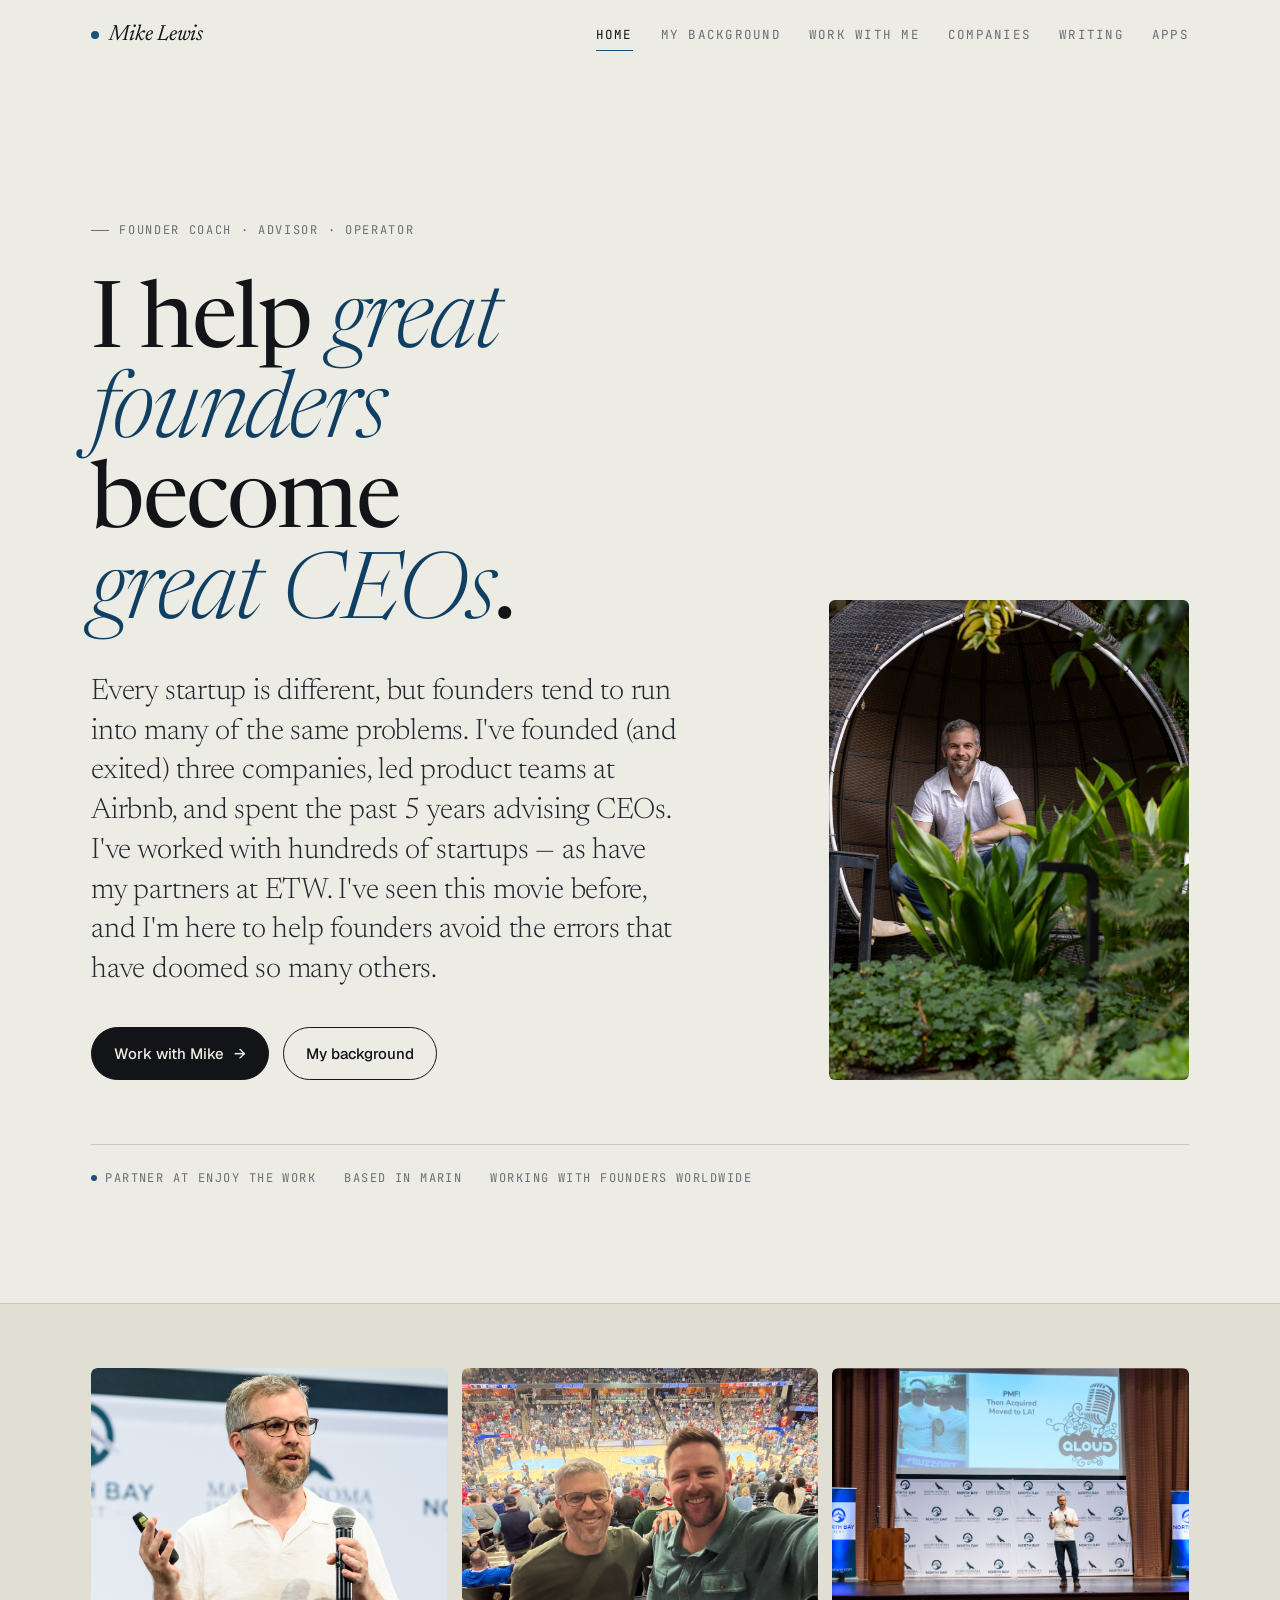
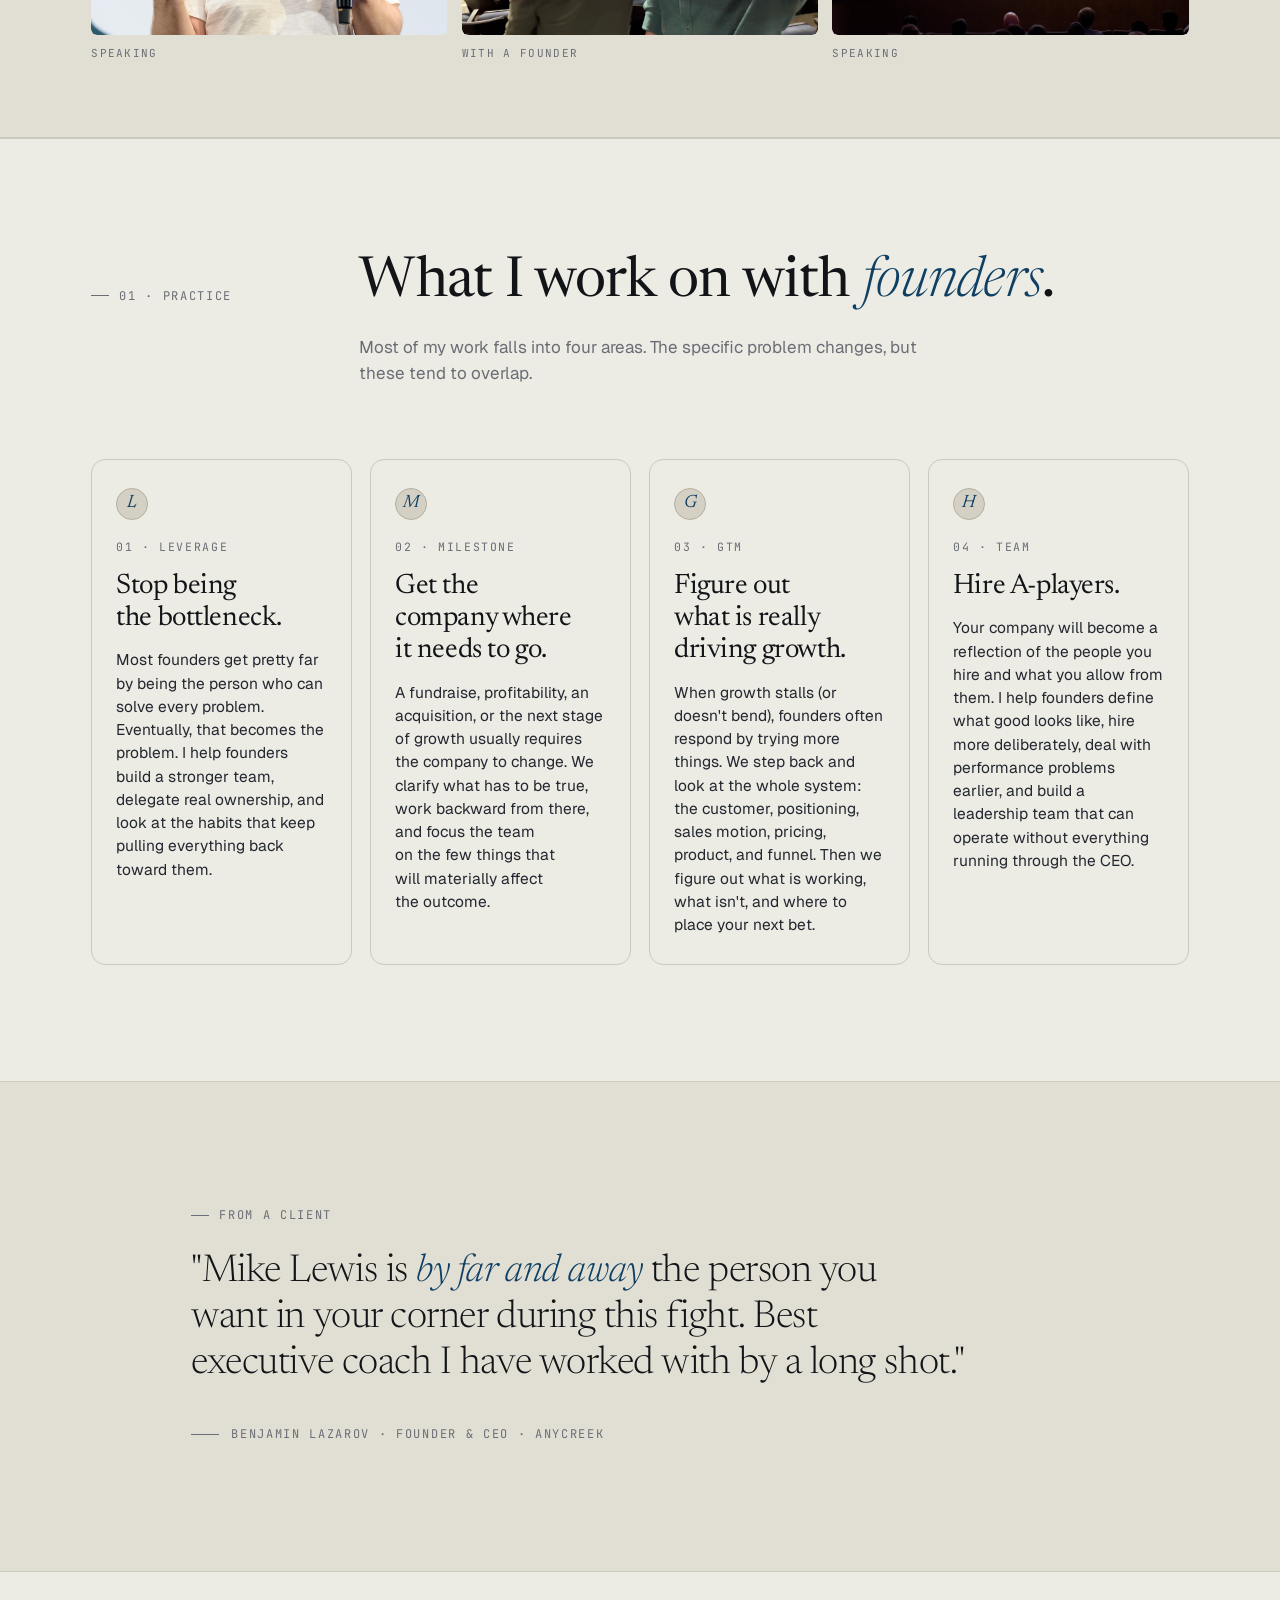
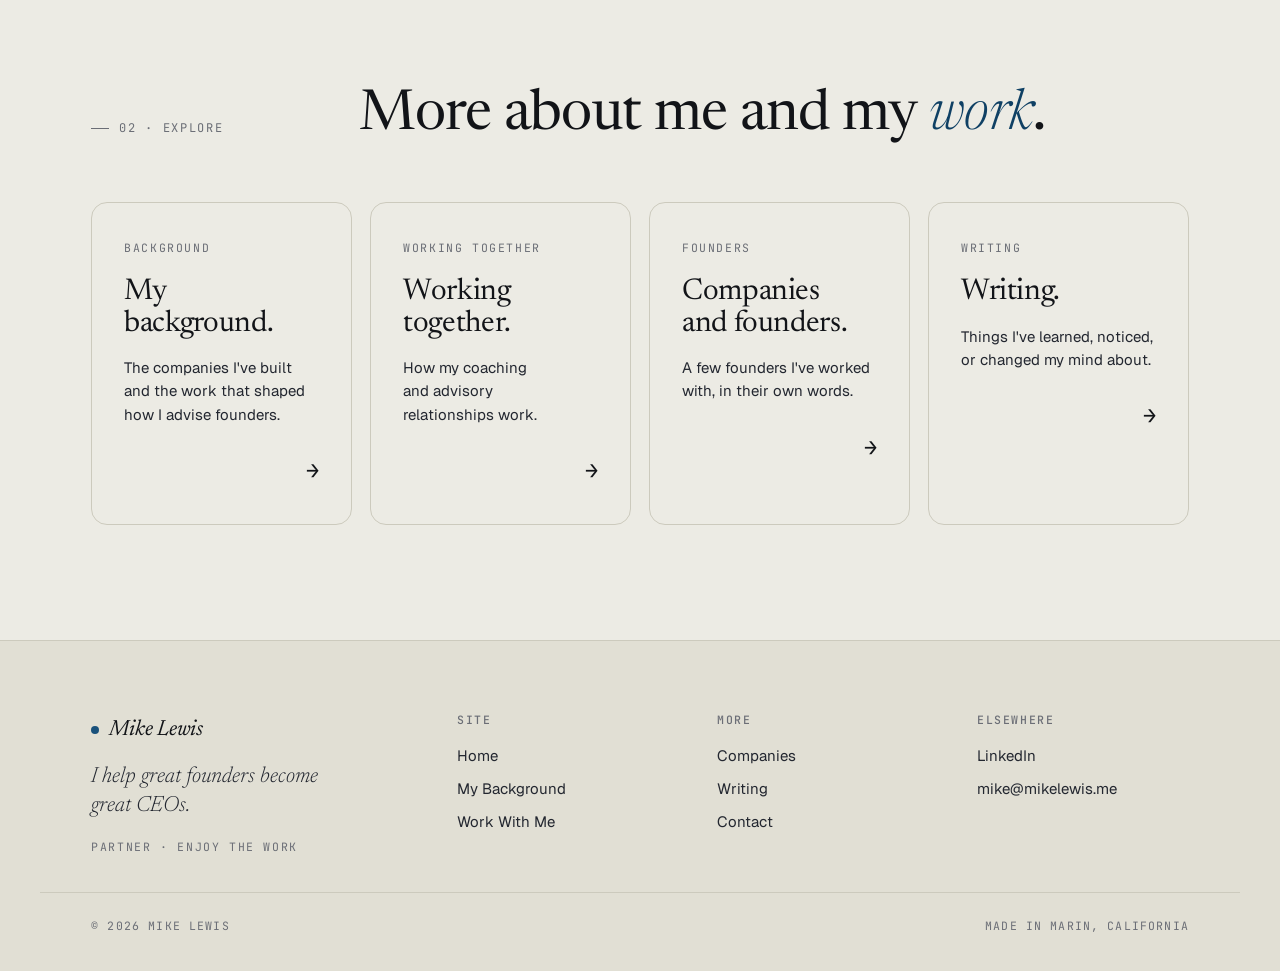
<file: index.html>
<!doctype html>
<html lang="en">
<head>
  <meta charset="utf-8" />
  <meta name="viewport" content="width=device-width, initial-scale=1" />
  <title>Mike Lewis — Founder Coach &amp; Advisor</title>
  <meta name="description" content="Mike Lewis helps founders and CEOs change not just how fast they move, but where they're going." />
  <link rel="icon" type="image/svg+xml" href="favicon.svg" />
  <meta property="og:type" content="website" />
  <meta property="og:site_name" content="Mike Lewis" />
  <meta property="og:title" content="Mike Lewis — Founder Coach &amp; Advisor" />
  <meta property="og:description" content="Founder coach and advisor. Helping great founders become great CEOs." />
  <meta property="og:image" content="https://mikelewis.me/images/Main%20Image%20of%20Mike.jpg" />
  <meta property="og:url" content="https://mikelewis.me/" />
  <meta name="twitter:card" content="summary_large_image" />
  <link rel="stylesheet" href="site.css" />
  <script src="image-slot.js" defer></script>
  <style>
    /* Home-page-specific layout */

    .hero {
      padding: clamp(72px, 11vw, 160px) 0 clamp(72px, 9vw, 120px);
    }
    .hero-grid {
      display: grid;
      grid-template-columns: 1.4fr 1fr;
      gap: clamp(40px, 6vw, 96px);
      align-items: end;
    }
    @media (max-width: 900px) {
      .hero-grid { grid-template-columns: 1fr; gap: 48px; }
    }
    .hero h1 {
      max-width: 13ch;
    }
    .hero .lede {
      max-width: 36ch;
      margin: 32px 0 36px;
    }
    .hero-portrait {
      aspect-ratio: 3 / 4;
      width: 100%;
      max-width: 360px;
      justify-self: end;
    }
    .hero-portrait image-slot {
      width: 100%;
      height: 100%;
      display: block;
    }
    .hero-meta {
      display: flex;
      gap: 28px;
      margin-top: 64px;
      padding-top: 24px;
      border-top: 1px solid var(--rule);
      font-family: var(--mono);
      font-size: 12px;
      letter-spacing: 0.12em;
      text-transform: uppercase;
      color: var(--muted);
      flex-wrap: wrap;
    }
    .hero-meta span { display: inline-flex; align-items: center; gap: 8px; }
    .hero-meta .dot {
      width: 6px; height: 6px; border-radius: 50%;
      background: var(--accent);
      display: inline-block;
    }

    .cta-row {
      display: flex;
      gap: 14px;
      flex-wrap: wrap;
    }

    /* Filmstrip — in-the-field photo slots */
    .filmstrip {
      border-top: 1px solid var(--rule);
      border-bottom: 1px solid var(--rule);
      background: var(--paper-2);
      padding: clamp(40px, 5vw, 64px) 0;
    }
    .filmstrip-head {
      display: flex; justify-content: space-between; align-items: baseline;
      margin-bottom: 28px;
      gap: 24px; flex-wrap: wrap;
    }
    .filmstrip-head h3 {
      font-family: var(--serif);
      font-size: clamp(22px, 2vw, 28px);
      font-weight: 300;
      font-style: italic;
      color: var(--ink-2);
      letter-spacing: -0.01em;
      max-width: 26ch;
    }
    .filmstrip-head .meta {
      font-family: var(--mono);
      font-size: 11.5px;
      letter-spacing: 0.14em;
      text-transform: uppercase;
      color: var(--muted);
    }
    .filmstrip-grid {
      display: grid;
      grid-template-columns: 1fr 1fr 1fr;
      gap: 14px;
    }
    @media (max-width: 800px) {
      .filmstrip-grid { grid-template-columns: 1fr 1fr; }
      .filmstrip-grid > :first-child { grid-column: span 2; }
    }
    @media (max-width: 520px) {
      .filmstrip-grid { grid-template-columns: 1fr; }
      .filmstrip-grid > :first-child { grid-column: span 1; }
    }
    .strip-slot {
      aspect-ratio: 4 / 3;
      border-radius: 6px;
      overflow: hidden;
    }
    .strip-slot image-slot { width: 100%; height: 100%; display: block; }
    .strip-caption {
      margin-top: 10px;
      font-family: var(--mono);
      font-size: 11px;
      letter-spacing: 0.12em;
      text-transform: uppercase;
      color: var(--muted);
    }

    /* Wide image break before closing */
    .wide-slot {
      aspect-ratio: 21 / 9;
      border-radius: 6px;
      overflow: hidden;
      max-width: var(--maxw);
      margin: 0 auto;
    }
    .wide-slot image-slot { width: 100%; height: 100%; display: block; }

    /* Section: Who this is for / disqualifier */
    .fit-grid {
      display: grid;
      grid-template-columns: 1.2fr 1fr;
      gap: clamp(40px, 6vw, 96px);
      align-items: start;
    }
    @media (max-width: 900px) { .fit-grid { grid-template-columns: 1fr; } }
    .fit-list {
      list-style: none;
      padding: 0;
      margin: 0;
    }
    .fit-list li {
      padding: 22px 0;
      border-bottom: 1px solid var(--rule);
      display: grid;
      grid-template-columns: 24px 1fr;
      gap: 18px;
      align-items: baseline;
      font-family: var(--serif);
      font-size: clamp(20px, 1.8vw, 26px);
      line-height: 1.3;
      font-weight: 300;
      letter-spacing: -0.01em;
    }
    .fit-list li .idx {
      font-family: var(--mono);
      font-size: 11.5px;
      letter-spacing: 0.12em;
      color: var(--muted);
    }
    .fit-list li em { font-style: italic; color: var(--accent-ink); }

    .disqualifier {
      border: 1px solid var(--rule-strong);
      border-radius: 14px;
      padding: 28px 26px;
      background: var(--paper);
      position: sticky;
      top: 100px;
    }
    .disqualifier .eyebrow { color: var(--accent-ink); }
    .disqualifier .eyebrow::before { background: var(--accent); }
    .disqualifier p {
      font-family: var(--serif);
      font-size: 20px;
      line-height: 1.35;
      font-weight: 300;
      color: var(--ink-2);
      margin: 16px 0 0;
    }

    /* Four cards — what Mike does */
    .four-cards {
      display: grid;
      grid-template-columns: repeat(4, 1fr);
      gap: 18px;
    }
    @media (max-width: 1000px) { .four-cards { grid-template-columns: repeat(2, 1fr); } }
    @media (max-width: 600px)  { .four-cards { grid-template-columns: 1fr; } }

    .pill-card {
      border: 1px solid var(--rule);
      border-radius: 14px;
      padding: 28px 24px;
      display: flex;
      flex-direction: column;
      gap: 14px;
      background: var(--paper);
      min-height: 280px;
      transition: background .2s ease, border-color .2s ease;
    }
    .pill-card:hover { background: var(--paper-2); border-color: var(--rule-strong); }
    .pill-card .role {
      font-family: var(--mono);
      font-size: 11.5px;
      letter-spacing: 0.14em;
      text-transform: uppercase;
      color: var(--muted);
    }
    .pill-card h3 {
      font-size: 28px;
      letter-spacing: -0.015em;
    }
    .pill-card p {
      color: var(--ink-2);
      margin: 0;
      font-size: 15.5px;
      line-height: 1.5;
    }
    .pill-card .glyph {
      width: 32px; height: 32px;
      border-radius: 50%;
      background: var(--paper-3);
      border: 1px solid var(--rule-strong);
      display: inline-flex; align-items: center; justify-content: center;
      font-family: var(--serif);
      font-style: italic;
      font-size: 18px;
      color: var(--accent-ink);
      margin-bottom: 4px;
    }

    /* Outcomes — hairline list with growth column */
    .outcomes {
      display: grid;
      grid-template-columns: 1fr 1fr;
      gap: 56px;
    }
    @media (max-width: 900px) { .outcomes { grid-template-columns: 1fr; gap: 24px; } }

    /* Principles — pull-quotes layout */
    .principles {
      display: grid;
      grid-template-columns: repeat(12, 1fr);
      gap: 24px;
      align-items: start;
    }
    .principle {
      display: flex;
      flex-direction: column;
      gap: 10px;
      padding: 28px 0;
      border-top: 1px solid var(--rule);
    }
    .principle .pnum {
      font-family: var(--mono);
      font-size: 11.5px;
      letter-spacing: 0.14em;
      color: var(--accent-ink);
    }
    .principle h3 {
      font-size: clamp(22px, 1.9vw, 28px);
      letter-spacing: -0.015em;
      font-weight: 400;
      line-height: 1.1;
      color: var(--ink);
    }
    .principle h3 em { color: var(--accent-ink); font-style: italic; }
    .principle p { color: var(--muted); margin: 0; font-size: 14.5px; }

    .principles .p1 { grid-column: span 7; }
    .principles .p2 { grid-column: span 5; }
    .principles .p3 { grid-column: span 5; }
    .principles .p4 { grid-column: span 7; }
    .principles .p5 { grid-column: span 12; padding-bottom: 0; border-bottom: 1px solid var(--rule); }
    @media (max-width: 900px) {
      .principles > div { grid-column: span 12 !important; }
    }

    /* Explore further tiles */
    .explore {
      display: grid;
      grid-template-columns: repeat(4, 1fr);
      gap: 18px;
    }
    @media (max-width: 1000px) { .explore { grid-template-columns: repeat(2, 1fr); } }
    @media (max-width: 600px)  { .explore { grid-template-columns: 1fr; } }

    /* Closing CTA */
    .closing {
      background: var(--ink);
      color: var(--paper);
      border-top: 1px solid var(--ink);
    }
    .closing .eyebrow { color: var(--muted-2); }
    .closing .eyebrow::before { background: var(--muted-2); }
    .closing h2 {
      color: var(--paper);
      font-weight: 300;
      letter-spacing: -0.02em;
      max-width: 18ch;
    }
    .closing h2 em { color: oklch(0.78 0.10 240); font-style: italic; }
    .closing p { color: color-mix(in oklab, var(--paper) 70%, transparent); max-width: 50ch; }
    .closing .btn {
      background: var(--paper);
      color: var(--ink);
      border-color: var(--paper);
    }
    .closing .btn:hover { background: transparent; color: var(--paper); }
    .closing .btn.ghost {
      background: transparent;
      color: var(--paper);
      border-color: color-mix(in oklab, var(--paper) 40%, transparent);
    }
    .closing .btn.ghost:hover { background: var(--paper); color: var(--ink); }
    .closing .hr-soft { background: color-mix(in oklab, var(--paper) 20%, transparent); }
  </style>
</head>
<body>

<header class="nav" data-screen-label="Home Nav">
  <div class="nav-inner">
    <a href="index.html" class="brand"><span class="dot"></span> Mike Lewis</a>
    <nav class="nav-links" aria-label="Primary">
      <a href="index.html">Home</a>
      <a href="my-background.html">My Background</a>
      <a href="work-with-me.html">Work With Me</a>
      <a href="companies.html">Companies</a>
      <a href="writing.html">Writing</a>
      <a href="apps.html">Apps</a>
    </nav>
    <button class="nav-mobile-toggle" aria-label="Menu">≡</button>
  </div>
  <div class="nav-drawer" hidden>
    <nav class="nav-links" aria-label="Mobile">
      <a href="index.html">Home</a>
      <a href="my-background.html">My Background</a>
      <a href="work-with-me.html">Work With Me</a>
      <a href="companies.html">Companies</a>
      <a href="writing.html">Writing</a>
      <a href="apps.html">Apps</a>
    </nav>
  </div>
</header>

<main data-screen-label="Home">

  <!-- HERO -->
  <section class="hero">
    <div class="wrap">
      <div class="hero-grid">
        <div>
          <p class="eyebrow reveal">Founder Coach · Advisor · Operator</p>
          <h1 class="reveal" style="margin-top:28px;">
            I help <em>great founders</em> become <em>great CEOs</em>.
          </h1>
          <p class="lede reveal">
            Every startup is different, but founders tend to run into many of the same problems. I've founded (and exited) three companies, led product teams at Airbnb, and spent the past 5 years advising CEOs. I've worked with hundreds of startups — as have my partners at ETW. I've seen this movie before, and I'm here to help founders avoid the errors that have doomed so many others.
          </p>
          <div class="cta-row reveal">
            <a href="work-with-me.html" class="btn">Work with Mike <span class="arrow">→</span></a>
            <a href="my-background.html" class="btn ghost">My background</a>
          </div>
        </div>

        <div class="hero-portrait reveal">
          <image-slot
            id="mike-portrait"
            src="images/Main%20Image%20of%20Mike.jpg"
            shape="rounded"
            radius="6px"
            placeholder="Drop in a black-and-white portrait of Mike — roughly 3:4, neutral background, eye contact.">
          </image-slot>
        </div>
      </div>

      <div class="hero-meta reveal">
        <span><span class="dot"></span> Partner at Enjoy The Work</span>
        <span>Based in Marin</span>
        <span>Working with founders worldwide</span>
      </div>
    </div>
  </section>

  <!-- FILMSTRIP -->
  <section class="filmstrip" data-screen-label="Home / Filmstrip">
    <div class="wrap">
      <div class="filmstrip-grid reveal">
        <div>
          <div class="strip-slot">
            <image-slot
              id="strip-1"
              src="images/MIke%20Presenting.jpg"
              shape="rounded"
              radius="6px"
              placeholder="Wide shot — Mike at a whiteboard or offsite, mid-session.">
            </image-slot>
          </div>
          <p class="strip-caption">Speaking</p>
        </div>
        <div>
          <div class="strip-slot">
            <image-slot
              id="strip-2"
              src="images/Ben%20%26%20Anycreek%20with%20Mike.jpg"
              shape="rounded"
              radius="6px"
              placeholder="Mike with a founder — candid, two-shot.">
            </image-slot>
          </div>
          <p class="strip-caption">With a founder</p>
        </div>
        <div>
          <div class="strip-slot">
            <image-slot
              id="strip-3"
              src="images/Mike%20Presenting%20at%20MSIV%20Next.jpg"
              shape="rounded"
              radius="6px"
              placeholder="On stage / panel / event — Mike speaking.">
            </image-slot>
          </div>
          <p class="strip-caption">Speaking</p>
        </div>
      </div>
    </div>
  </section>

  <!-- WHAT I ACTUALLY DO -->
  <section data-screen-label="Home / What I do">
    <div class="wrap">
      <div class="section-head reveal">
        <div class="label"><span class="eyebrow">01 · Practice</span></div>
        <div>
          <h2>What I work on with <em>founders</em>.</h2>
          <p class="muted" style="max-width:52ch; margin-top:20px;">
            Most of my work falls into four areas. The specific problem changes, but these tend to overlap.
          </p>
        </div>
      </div>

      <div class="four-cards">
        <article class="pill-card reveal">
          <span class="glyph">L</span>
          <span class="role">01 · Leverage</span>
          <h3>Stop being the bottleneck.</h3>
          <p>Most founders get pretty far by being the person who can solve every problem. Eventually, that becomes the problem. I help founders build a stronger team, delegate real ownership, and look at the habits that keep pulling everything back toward them.</p>
        </article>
        <article class="pill-card reveal">
          <span class="glyph">M</span>
          <span class="role">02 · Milestone</span>
          <h3>Get the company where it needs to go.</h3>
          <p>A fundraise, profitability, an acquisition, or the next stage of growth usually requires the company to change. We clarify what has to be true, work backward from there, and focus the team on the few things that will materially affect the outcome.</p>
        </article>
        <article class="pill-card reveal">
          <span class="glyph">G</span>
          <span class="role">03 · GTM</span>
          <h3>Figure out what is really driving growth.</h3>
          <p>When growth stalls (or doesn't bend), founders often respond by trying more things. We step back and look at the whole system: the customer, positioning, sales motion, pricing, product, and funnel. Then we figure out what is working, what isn't, and where to place your next bet.</p>
        </article>
        <article class="pill-card reveal">
          <span class="glyph">H</span>
          <span class="role">04 · Team</span>
          <h3>Hire A-players.</h3>
          <p>Your company will become a reflection of the people you hire and what you allow from them. I help founders define what good looks like, hire more deliberately, deal with performance problems earlier, and build a leadership team that can operate without everything running through the CEO.</p>
        </article></div>
    </div>
  </section>

  <!-- QUOTE BREAK -->
  <section style="background:var(--paper-2);" data-screen-label="Home / Quote">
    <div class="wrap" style="max-width: 1000px;">
      <p class="eyebrow reveal" style="margin-bottom:24px;">From a client</p>
      <p class="quote reveal">
        "Mike Lewis is <em>by far and away</em> the person you want in your
        corner during this fight. Best executive coach I have worked with by
        a long shot."
      </p>
      <p class="attribution reveal">Benjamin Lazarov · Founder &amp; CEO · AnyCreek</p>
    </div>
  </section>

  <!-- EXPLORE FURTHER -->
  <section data-screen-label="Home / Explore">
    <div class="wrap">
      <div class="section-head reveal">
        <div class="label"><span class="eyebrow">02 · Explore</span></div>
        <h2>More about me and my <em>work</em>.</h2>
      </div>

      <div class="explore">
        <a class="tile reveal" href="my-background.html">
          <p class="mono" style="font-size:11.5px; letter-spacing:0.14em; text-transform:uppercase; color:var(--muted); margin:0 0 20px;">Background</p>
          <h3>My background.</h3>
          <p style="color:var(--ink-2); font-size:15px; line-height:1.55; margin:16px 0 0;">The companies I've built and the work that shaped how I advise founders.</p>
          <div class="arrow-row" style="margin-top:28px; justify-content:flex-end;">
            <span class="arrow">→</span>
          </div>
        </a>
        <a class="tile reveal" href="work-with-me.html">
          <p class="mono" style="font-size:11.5px; letter-spacing:0.14em; text-transform:uppercase; color:var(--muted); margin:0 0 20px;">Working together</p>
          <h3>Working together.</h3>
          <p style="color:var(--ink-2); font-size:15px; line-height:1.55; margin:16px 0 0;">How my coaching and advisory relationships work.</p>
          <div class="arrow-row" style="margin-top:28px; justify-content:flex-end;">
            <span class="arrow">→</span>
          </div>
        </a>
        <a class="tile reveal" href="companies.html">
          <p class="mono" style="font-size:11.5px; letter-spacing:0.14em; text-transform:uppercase; color:var(--muted); margin:0 0 20px;">Founders</p>
          <h3>Companies and founders.</h3>
          <p style="color:var(--ink-2); font-size:15px; line-height:1.55; margin:16px 0 0;">A few founders I've worked with, in their own words.</p>
          <div class="arrow-row" style="margin-top:28px; justify-content:flex-end;">
            <span class="arrow">→</span>
          </div>
        </a>
        <a class="tile reveal" href="writing.html">
          <p class="mono" style="font-size:11.5px; letter-spacing:0.14em; text-transform:uppercase; color:var(--muted); margin:0 0 20px;">Writing</p>
          <h3>Writing.</h3>
          <p style="color:var(--ink-2); font-size:15px; line-height:1.55; margin:16px 0 0;">Things I've learned, noticed, or changed my mind about.</p>
          <div class="arrow-row" style="margin-top:28px; justify-content:flex-end;">
            <span class="arrow">→</span>
          </div>
        </a>
      </div>
    </div>
  </section>


</main>

<footer class="footer">
  <div class="footer-inner">
    <div>
      <a href="index.html" class="brand"><span class="dot"></span> Mike Lewis</a>
      <p class="tagline" style="margin-top:16px;">I help great founders become great CEOs.</p>
      <p class="mono" style="font-size:11.5px; letter-spacing:0.14em; text-transform:uppercase; color:var(--muted); margin:0;">Partner · Enjoy The Work</p>
    </div>
    <div>
      <h4>Site</h4>
      <ul class="footer-nav">
        <li><a href="index.html">Home</a></li>
        <li><a href="my-background.html">My Background</a></li>
        <li><a href="work-with-me.html">Work With Me</a></li>
      </ul>
    </div>
    <div>
      <h4>More</h4>
      <ul class="footer-nav">
        <li><a href="companies.html">Companies</a></li>
        <li><a href="writing.html">Writing</a></li>
        <li><a href="contact.html">Contact</a></li>
      </ul>
    </div>
    <div>
      <h4>Elsewhere</h4>
      <ul>
        <li><a href="https://www.linkedin.com/in/mikelewis/" target="_blank" rel="noopener">LinkedIn</a></li>
        <li><a href="mailto:mike@mikelewis.me">mike@mikelewis.me</a></li>
      </ul>
    </div>
  </div>
  <div class="footer-meta">
    <span>© 2026 Mike Lewis</span>
    <span>Made in Marin, California</span>
  </div>
</footer>

<script src="site.js"></script>
</body>
</html>
</file>
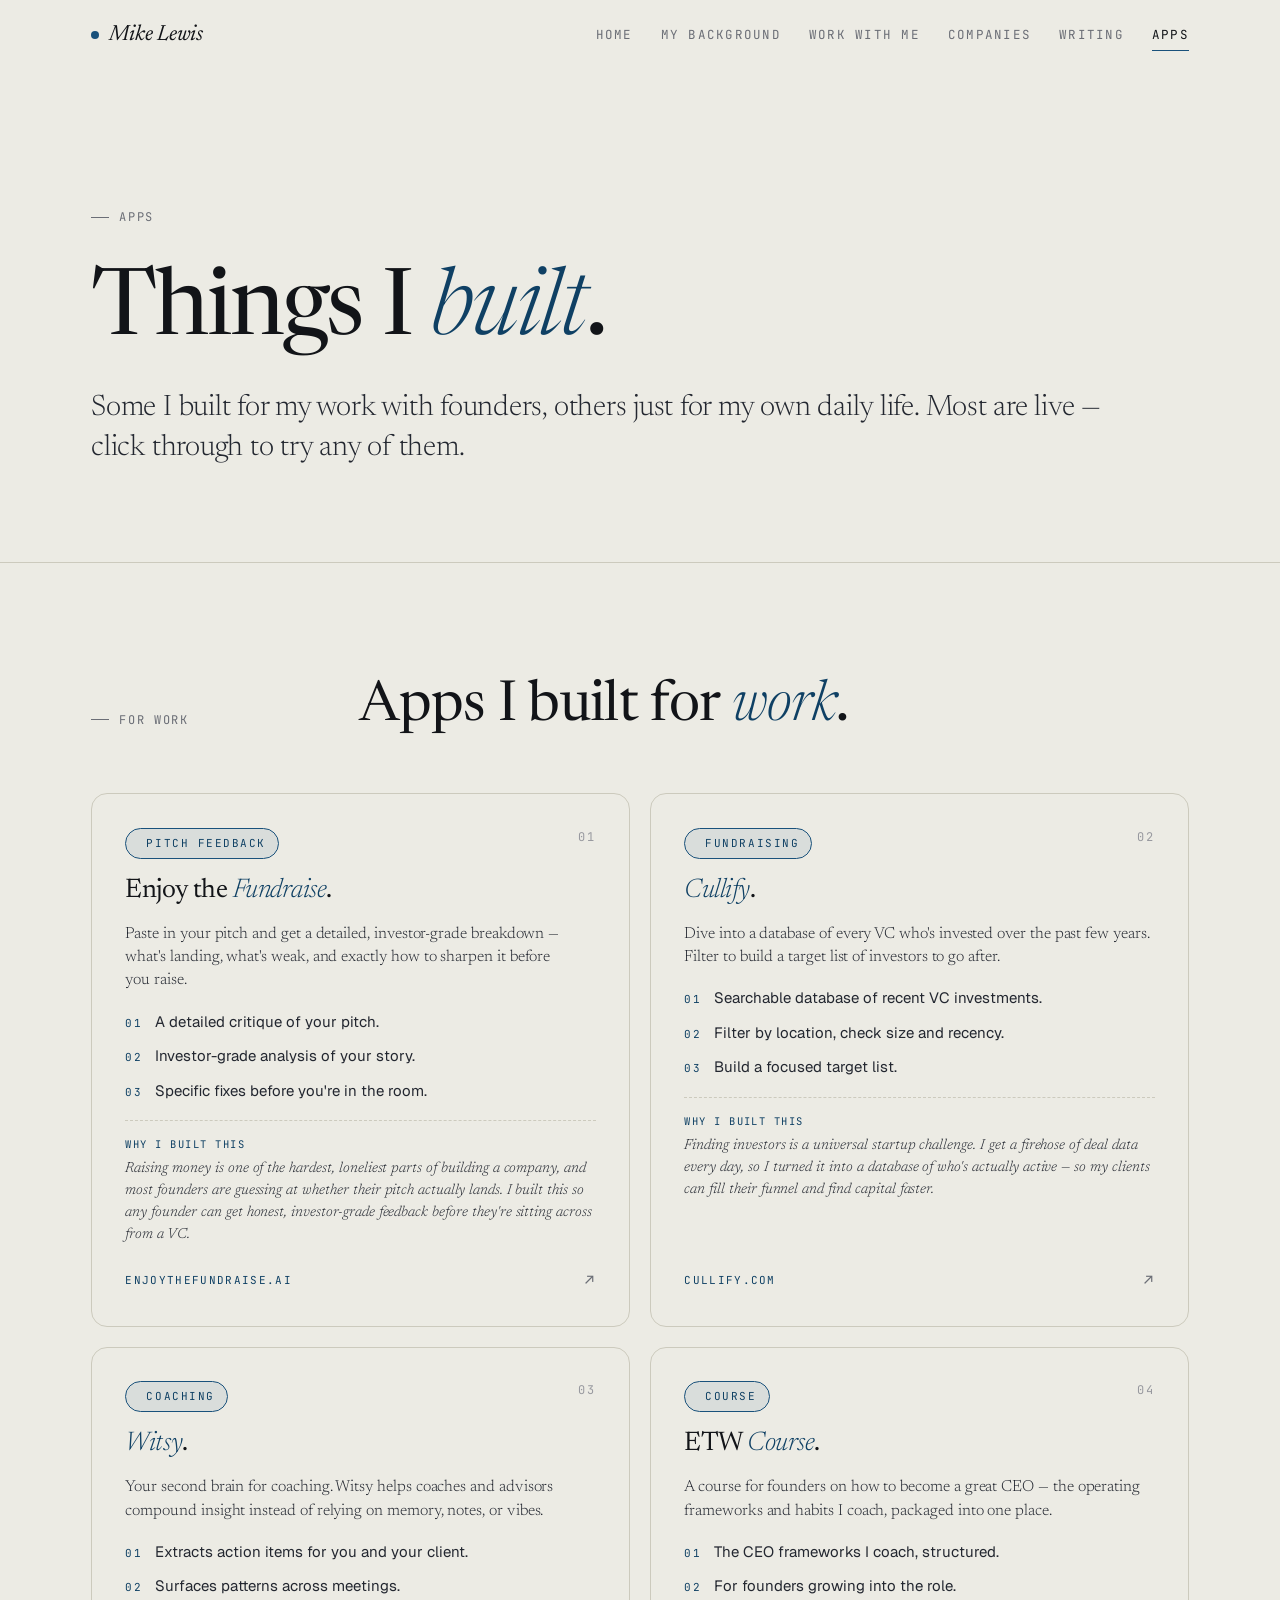
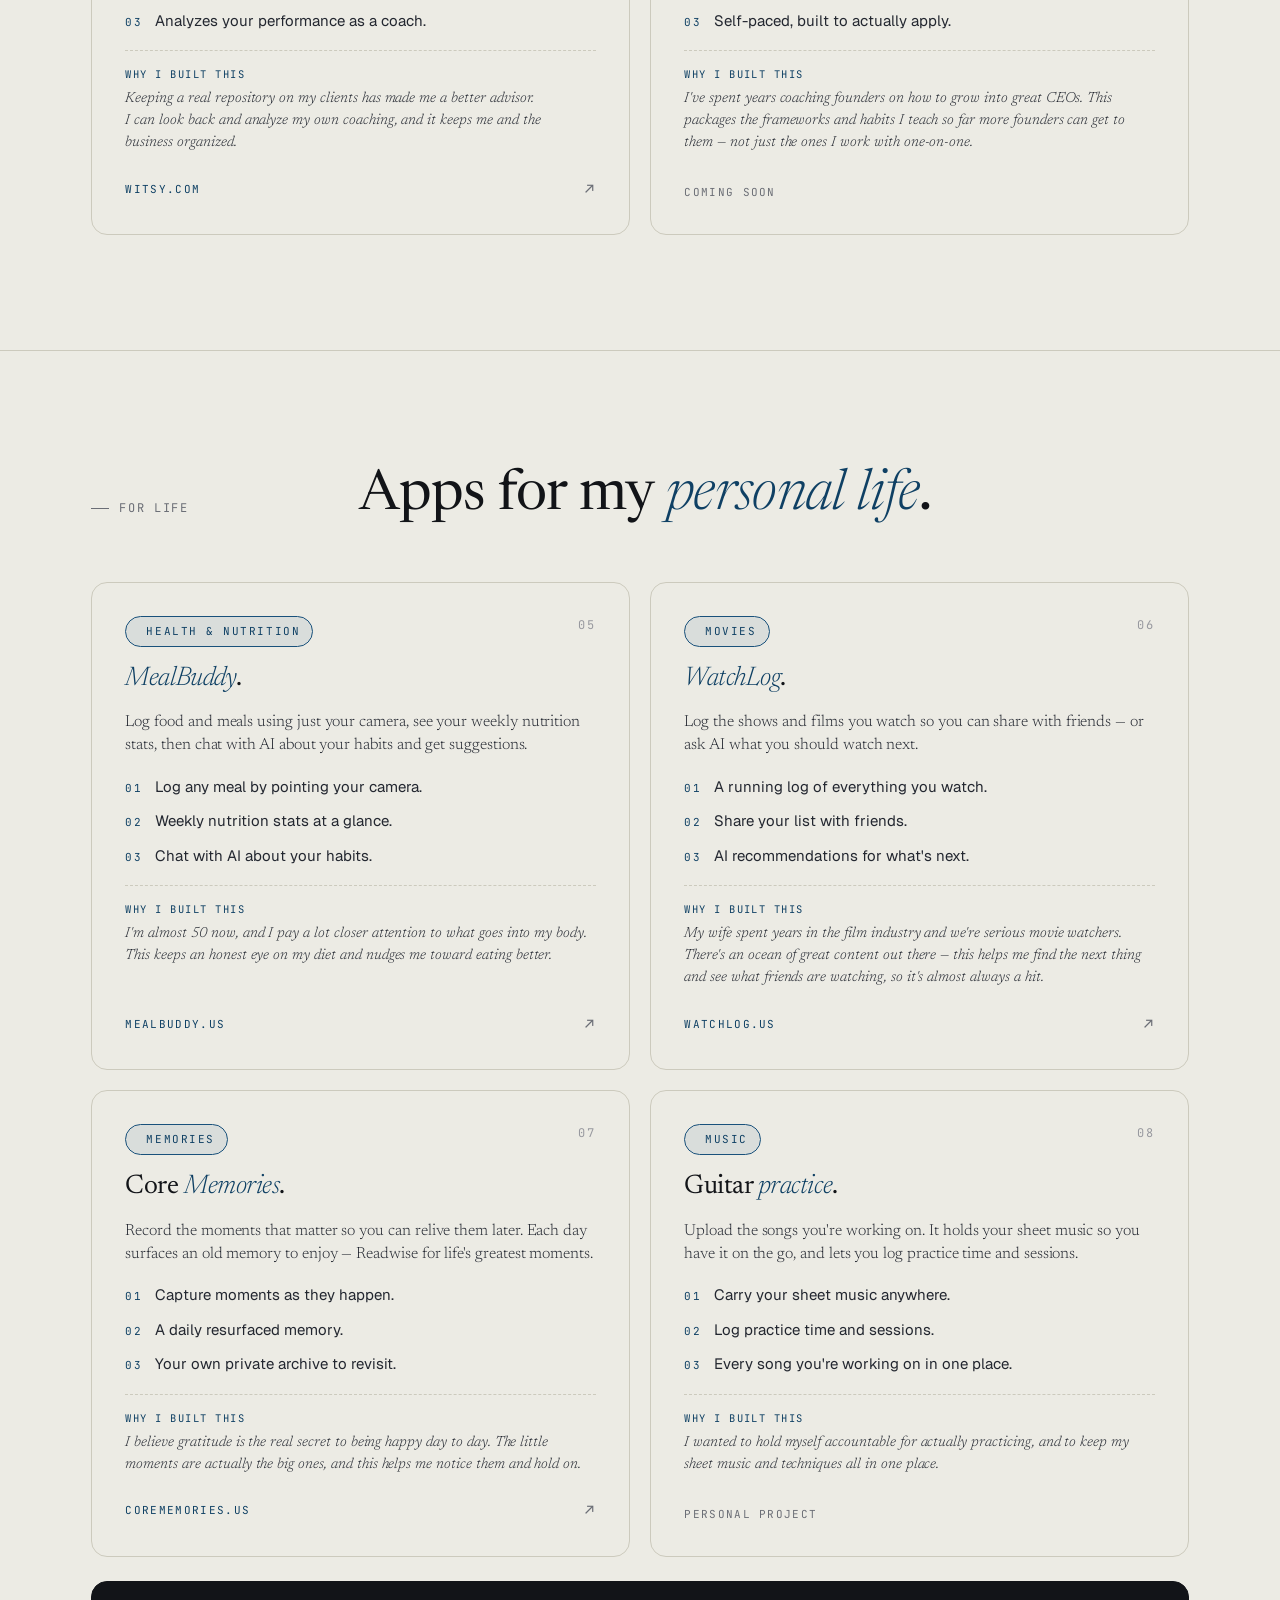
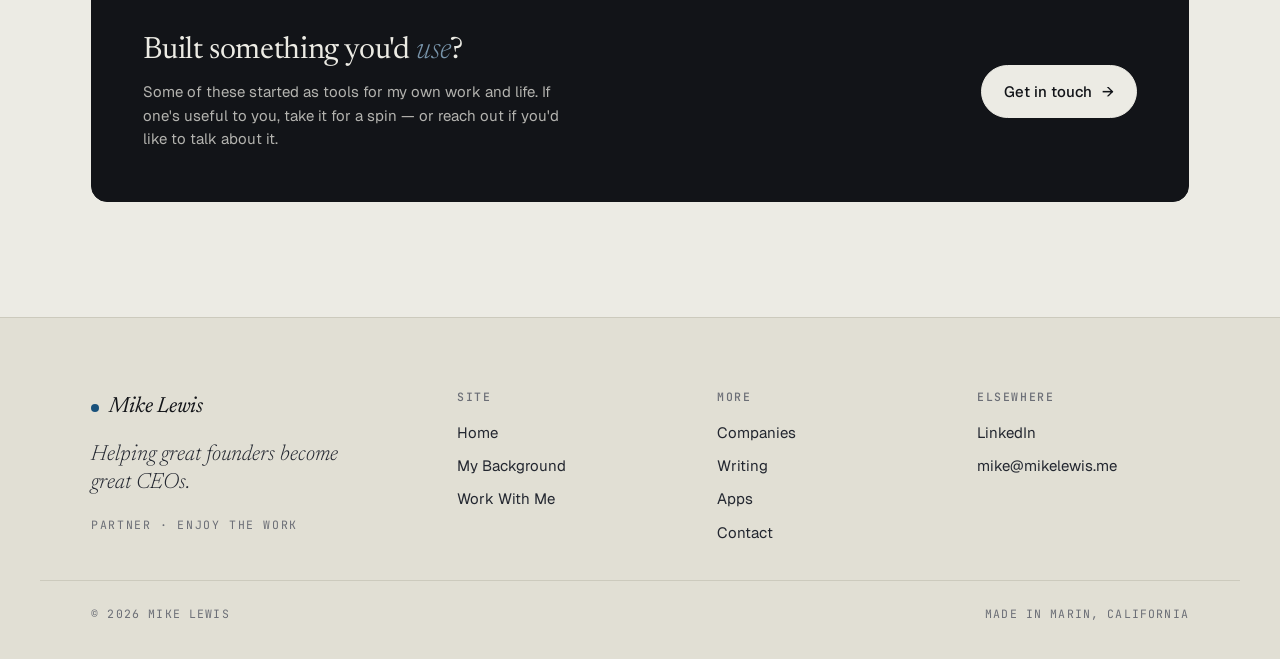
<file: apps.html>
<!doctype html>
<html lang="en">
<head>
  <meta charset="utf-8" />
  <meta name="viewport" content="width=device-width, initial-scale=1" />
  <title>Apps — Mike Lewis</title>
  <meta name="description" content="Apps Mike Lewis built — for his work with founders and for his own daily life. Most are live; try any of them." />
  <link rel="icon" type="image/svg+xml" href="favicon.svg" />
  <meta property="og:type" content="website" />
  <meta property="og:site_name" content="Mike Lewis" />
  <meta property="og:title" content="Apps — Mike Lewis" />
  <meta property="og:description" content="Apps Mike Lewis built — for his work with founders and for his own daily life. Most are live; try any of them." />
  <meta property="og:image" content="https://mikelewis.me/images/Main%20Image%20of%20Mike.jpg" />
  <meta property="og:url" content="https://mikelewis.me/apps.html" />
  <meta name="twitter:card" content="summary_large_image" />
  <link rel="stylesheet" href="site.css" />
  <style>
    .page-hero { padding: clamp(72px, 10vw, 140px) 0 clamp(40px, 5vw, 64px); }
    .page-hero h1 { max-width: 16ch; }
    .page-hero .lede { margin-top: 32px; max-width: 62ch; }

    /* App grid ---------------------------------------------------- */
    .apps {
      display: grid;
      grid-template-columns: repeat(2, 1fr);
      gap: 20px;
    }
    @media (max-width: 680px) { .apps { grid-template-columns: 1fr; } }

    .app {
      position: relative;
      border: 1px solid var(--rule);
      border-radius: 16px;
      background: var(--paper);
      padding: clamp(26px, 2.6vw, 34px);
      display: flex;
      flex-direction: column;
      gap: 18px;
      transition: background .25s ease, border-color .25s ease;
    }
    .app:hover { background: var(--paper-2); border-color: var(--rule-strong); }
    a.app:hover { border-color: var(--ink); }

    .app .top-row {
      display: flex; align-items: flex-start; justify-content: space-between; gap: 18px;
    }
    .app .cat {
      display: inline-flex; align-items: center; gap: 8px;
      font-family: var(--mono);
      font-size: 11px;
      letter-spacing: 0.14em;
      text-transform: uppercase;
      color: var(--accent-ink);
      padding: 6px 12px;
      border: 1px solid var(--accent);
      border-radius: 999px;
      background: color-mix(in oklab, var(--accent) 9%, transparent);
      white-space: nowrap;
    }
    .app .index {
      font-family: var(--mono);
      font-size: 12px;
      letter-spacing: 0.14em;
      color: var(--muted-2);
    }

    .app h3 {
      font-size: clamp(24px, 2.1vw, 30px);
      line-height: 1.05;
      letter-spacing: -0.018em;
    }
    .app h3 em { font-style: italic; color: var(--accent-ink); font-weight: 300; }

    .app .desc {
      font-family: var(--serif);
      font-size: clamp(16px, 1.2vw, 18px);
      font-weight: 300;
      line-height: 1.45;
      letter-spacing: -0.004em;
      color: var(--ink-2);
      margin: 0;
    }

    .app .features {
      list-style: none;
      padding: 0;
      margin: 0;
      display: flex;
      flex-direction: column;
      gap: 12px;
    }
    .app .features li {
      display: grid;
      grid-template-columns: 18px 1fr;
      gap: 12px;
      align-items: baseline;
      font-size: 15px;
      line-height: 1.5;
      color: var(--ink-2);
    }
    .app .features li .k {
      font-family: var(--mono);
      font-size: 11px;
      letter-spacing: 0.12em;
      color: var(--accent-ink);
    }

    .app .foot {
      margin-top: auto;
      padding-top: 6px;
      display: flex; align-items: center; justify-content: space-between; gap: 10px;
      font-family: var(--mono);
      font-size: 11px;
      letter-spacing: 0.12em;
      text-transform: uppercase;
      color: var(--muted);
    }
    .app .foot .domain { color: var(--accent-ink); }
    .app .foot .private { color: var(--muted); }
    .app .foot .arrow { font-size: 15px; transition: transform .2s ease; }
    a.app:hover .foot .arrow { transform: translate(2px, -2px); }

    .app .why {
      border-top: 1px dashed var(--rule);
      padding-top: 15px;
      display: flex;
      flex-direction: column;
      gap: 6px;
    }
    .app .why .lbl {
      font-family: var(--mono);
      font-size: 10.5px;
      letter-spacing: 0.14em;
      text-transform: uppercase;
      color: var(--accent-ink);
    }
    .app .why p {
      font-family: var(--serif);
      font-size: 14.5px;
      font-weight: 300;
      font-style: italic;
      line-height: 1.5;
      letter-spacing: -0.003em;
      color: var(--ink-2);
      margin: 0;
    }

    /* Closing band ------------------------------------------------ */
    .apps-note {
      margin-top: 24px;
      border: 1px solid var(--ink);
      border-radius: 16px;
      background: var(--ink);
      color: var(--paper);
      padding: clamp(32px, 4vw, 52px);
      display: flex;
      align-items: center;
      justify-content: space-between;
      gap: 32px;
      flex-wrap: wrap;
    }
    .apps-note h3 { color: var(--paper); font-size: clamp(24px, 2.4vw, 34px); max-width: 20ch; }
    .apps-note h3 em { font-style: italic; color: color-mix(in oklab, var(--accent) 55%, var(--paper)); font-weight: 300; }
    .apps-note p { color: color-mix(in oklab, var(--paper) 74%, transparent); max-width: 44ch; margin: 12px 0 0; font-size: 15px; }
    .apps-note .btn { background: var(--paper); color: var(--ink); border-color: var(--paper); }
    .apps-note .btn:hover { background: var(--paper-2); }
  </style>
</head>
<body>

<header class="nav">
  <div class="nav-inner">
    <a href="index.html" class="brand"><span class="dot"></span> Mike Lewis</a>
    <nav class="nav-links" aria-label="Primary">
      <a href="index.html">Home</a>
      <a href="my-background.html">My Background</a>
      <a href="work-with-me.html">Work With Me</a>
      <a href="companies.html">Companies</a>
      <a href="writing.html">Writing</a>
      <a href="apps.html" class="active">Apps</a>
    </nav>
    <button class="nav-mobile-toggle" aria-label="Menu">≡</button>
  </div>
  <div class="nav-drawer" hidden>
    <nav class="nav-links" aria-label="Mobile">
      <a href="index.html">Home</a>
      <a href="my-background.html">My Background</a>
      <a href="work-with-me.html">Work With Me</a>
      <a href="companies.html">Companies</a>
      <a href="writing.html">Writing</a>
      <a href="apps.html">Apps</a>
    </nav>
  </div>
</header>

<main data-screen-label="Apps">

  <section class="page-hero">
    <div class="wrap">
      <p class="eyebrow reveal">Apps</p>
      <h1 class="reveal" style="margin-top:28px;">
        Things I <em>built</em>.
      </h1>
      <p class="lede reveal">
        Some I built for my work with founders, others just for my own daily
        life. Most are live — click through to try any of them.
      </p>
    </div>
  </section>

  <!-- WORK -->
  <section data-screen-label="Apps / For work">
    <div class="wrap">
      <div class="section-head reveal">
        <div class="label"><span class="eyebrow">For work</span></div>
        <h2>Apps I built for <em>work</em>.</h2>
      </div>

      <div class="apps">

        <a class="app reveal" href="https://enjoythefundraise.ai" target="_blank" rel="noopener" data-screen-label="Apps / Enjoy the Fundraise">
          <div class="top-row">
            <span class="cat"><span class="dot"></span> Pitch Feedback</span>
            <span class="index">01</span>
          </div>
          <h3>Enjoy the <em>Fundraise</em>.</h3>
          <p class="desc">
            Paste in your pitch and get a detailed, investor-grade breakdown —
            what's landing, what's weak, and exactly how to sharpen it before
            you raise.
          </p>
          <ul class="features">
            <li><span class="k">01</span><span>A detailed critique of your pitch.</span></li>
            <li><span class="k">02</span><span>Investor-grade analysis of your story.</span></li>
            <li><span class="k">03</span><span>Specific fixes before you're in the room.</span></li>
          </ul>
          <div class="why">
            <span class="lbl">Why I built this</span>
            <p>Raising money is one of the hardest, loneliest parts of building a company, and most founders are guessing at whether their pitch actually lands. I built this so any founder can get honest, investor-grade feedback before they're sitting across from a VC.</p>
          </div>
          <div class="foot"><span class="domain">enjoythefundraise.ai</span><span class="arrow">↗</span></div>
        </a>

        <a class="app reveal" href="https://cullify.com" target="_blank" rel="noopener" data-screen-label="Apps / Cullify">
          <div class="top-row">
            <span class="cat"><span class="dot"></span> Fundraising</span>
            <span class="index">02</span>
          </div>
          <h3><em>Cullify</em>.</h3>
          <p class="desc">
            Dive into a database of every VC who's invested over the past few
            years. Filter to build a target list of investors to go after.
          </p>
          <ul class="features">
            <li><span class="k">01</span><span>Searchable database of recent VC investments.</span></li>
            <li><span class="k">02</span><span>Filter by location, check size and recency.</span></li>
            <li><span class="k">03</span><span>Build a focused target list.</span></li>
          </ul>
          <div class="why">
            <span class="lbl">Why I built this</span>
            <p>Finding investors is a universal startup challenge. I get a firehose of deal data every day, so I turned it into a database of who's actually active — so my clients can fill their funnel and find capital faster.</p>
          </div>
          <div class="foot"><span class="domain">cullify.com</span><span class="arrow">↗</span></div>
        </a>

        <a class="app reveal" href="https://witsy.com" target="_blank" rel="noopener" data-screen-label="Apps / Witsy">
          <div class="top-row">
            <span class="cat"><span class="dot"></span> Coaching</span>
            <span class="index">03</span>
          </div>
          <h3><em>Witsy</em>.</h3>
          <p class="desc">
            Your second brain for coaching. Witsy helps coaches and advisors
            compound insight instead of relying on memory, notes, or vibes.
          </p>
          <ul class="features">
            <li><span class="k">01</span><span>Extracts action items for you and your client.</span></li>
            <li><span class="k">02</span><span>Surfaces patterns across meetings.</span></li>
            <li><span class="k">03</span><span>Analyzes your performance as a coach.</span></li>
          </ul>
          <div class="why">
            <span class="lbl">Why I built this</span>
            <p>Keeping a real repository on my clients has made me a better advisor. I can look back and analyze my own coaching, and it keeps me and the business organized.</p>
          </div>
          <div class="foot"><span class="domain">witsy.com</span><span class="arrow">↗</span></div>
        </a>

        <article class="app reveal" data-screen-label="Apps / ETW Course">
          <div class="top-row">
            <span class="cat"><span class="dot"></span> Course</span>
            <span class="index">04</span>
          </div>
          <h3>ETW <em>Course</em>.</h3>
          <p class="desc">
            A course for founders on how to become a great CEO — the operating
            frameworks and habits I coach, packaged into one place.
          </p>
          <ul class="features">
            <li><span class="k">01</span><span>The CEO frameworks I coach, structured.</span></li>
            <li><span class="k">02</span><span>For founders growing into the role.</span></li>
            <li><span class="k">03</span><span>Self-paced, built to actually apply.</span></li>
          </ul>
          <div class="why">
            <span class="lbl">Why I built this</span>
            <p>I've spent years coaching founders on how to grow into great CEOs. This packages the frameworks and habits I teach so far more founders can get to them — not just the ones I work with one-on-one.</p>
          </div>
          <div class="foot"><span class="private">Coming soon</span></div>
        </article>

      </div>
    </div>
  </section>

  <!-- PERSONAL -->
  <section data-screen-label="Apps / For life">
    <div class="wrap">
      <div class="section-head reveal">
        <div class="label"><span class="eyebrow">For life</span></div>
        <h2>Apps for my <em>personal life</em>.</h2>
      </div>

      <div class="apps">

        <a class="app reveal" href="https://mealbuddy.us" target="_blank" rel="noopener" data-screen-label="Apps / MealBuddy">
          <div class="top-row">
            <span class="cat"><span class="dot"></span> Health &amp; Nutrition</span>
            <span class="index">05</span>
          </div>
          <h3><em>MealBuddy</em>.</h3>
          <p class="desc">
            Log food and meals using just your camera, see your weekly nutrition
            stats, then chat with AI about your habits and get suggestions.
          </p>
          <ul class="features">
            <li><span class="k">01</span><span>Log any meal by pointing your camera.</span></li>
            <li><span class="k">02</span><span>Weekly nutrition stats at a glance.</span></li>
            <li><span class="k">03</span><span>Chat with AI about your habits.</span></li>
          </ul>
          <div class="why">
            <span class="lbl">Why I built this</span>
            <p>I'm almost 50 now, and I pay a lot closer attention to what goes into my body. This keeps an honest eye on my diet and nudges me toward eating better.</p>
          </div>
          <div class="foot"><span class="domain">mealbuddy.us</span><span class="arrow">↗</span></div>
        </a>

        <a class="app reveal" href="https://watchlog.us" target="_blank" rel="noopener" data-screen-label="Apps / WatchLog">
          <div class="top-row">
            <span class="cat"><span class="dot"></span> Movies</span>
            <span class="index">06</span>
          </div>
          <h3><em>WatchLog</em>.</h3>
          <p class="desc">
            Log the shows and films you watch so you can share with friends — or
            ask AI what you should watch next.
          </p>
          <ul class="features">
            <li><span class="k">01</span><span>A running log of everything you watch.</span></li>
            <li><span class="k">02</span><span>Share your list with friends.</span></li>
            <li><span class="k">03</span><span>AI recommendations for what's next.</span></li>
          </ul>
          <div class="why">
            <span class="lbl">Why I built this</span>
            <p>My wife spent years in the film industry and we're serious movie watchers. There's an ocean of great content out there — this helps me find the next thing and see what friends are watching, so it's almost always a hit.</p>
          </div>
          <div class="foot"><span class="domain">watchlog.us</span><span class="arrow">↗</span></div>
        </a>

        <a class="app reveal" href="https://corememories.us" target="_blank" rel="noopener" data-screen-label="Apps / Core Memories">
          <div class="top-row">
            <span class="cat"><span class="dot"></span> Memories</span>
            <span class="index">07</span>
          </div>
          <h3>Core <em>Memories</em>.</h3>
          <p class="desc">
            Record the moments that matter so you can relive them later. Each day
            surfaces an old memory to enjoy — Readwise for life's greatest moments.
          </p>
          <ul class="features">
            <li><span class="k">01</span><span>Capture moments as they happen.</span></li>
            <li><span class="k">02</span><span>A daily resurfaced memory.</span></li>
            <li><span class="k">03</span><span>Your own private archive to revisit.</span></li>
          </ul>
          <div class="why">
            <span class="lbl">Why I built this</span>
            <p>I believe gratitude is the real secret to being happy day to day. The little moments are actually the big ones, and this helps me notice them and hold on.</p>
          </div>
          <div class="foot"><span class="domain">corememories.us</span><span class="arrow">↗</span></div>
        </a>

        <article class="app reveal" data-screen-label="Apps / Guitar practice">
          <div class="top-row">
            <span class="cat"><span class="dot"></span> Music</span>
            <span class="index">08</span>
          </div>
          <h3>Guitar <em>practice</em>.</h3>
          <p class="desc">
            Upload the songs you're working on. It holds your sheet music so you
            have it on the go, and lets you log practice time and sessions.
          </p>
          <ul class="features">
            <li><span class="k">01</span><span>Carry your sheet music anywhere.</span></li>
            <li><span class="k">02</span><span>Log practice time and sessions.</span></li>
            <li><span class="k">03</span><span>Every song you're working on in one place.</span></li>
          </ul>
          <div class="why">
            <span class="lbl">Why I built this</span>
            <p>I wanted to hold myself accountable for actually practicing, and to keep my sheet music and techniques all in one place.</p>
          </div>
          <div class="foot"><span class="private">Personal project</span></div>
        </article>

      </div>

      <div class="apps-note reveal">
        <div>
          <h3>Built something you'd <em>use</em>?</h3>
          <p>Some of these started as tools for my own work and life. If one's useful to you, take it for a spin — or reach out if you'd like to talk about it.</p>
        </div>
        <a href="contact.html" class="btn">Get in touch <span class="arrow">→</span></a>
      </div>
    </div>
  </section>

</main>

<footer class="footer">
  <div class="footer-inner">
    <div>
      <a href="index.html" class="brand"><span class="dot"></span> Mike Lewis</a>
      <p class="tagline" style="margin-top:16px;">Helping great founders become great CEOs.</p>
      <p class="mono" style="font-size:11.5px; letter-spacing:0.14em; text-transform:uppercase; color:var(--muted); margin:0;">Partner · Enjoy The Work</p>
    </div>
    <div>
      <h4>Site</h4>
      <ul class="footer-nav">
        <li><a href="index.html">Home</a></li>
        <li><a href="my-background.html">My Background</a></li>
        <li><a href="work-with-me.html">Work With Me</a></li>
      </ul>
    </div>
    <div>
      <h4>More</h4>
      <ul class="footer-nav">
        <li><a href="companies.html">Companies</a></li>
        <li><a href="writing.html">Writing</a></li>
        <li><a href="apps.html">Apps</a></li>
        <li><a href="contact.html">Contact</a></li>
      </ul>
    </div>
    <div>
      <h4>Elsewhere</h4>
      <ul>
        <li><a href="https://www.linkedin.com/in/mikelewis/" target="_blank" rel="noopener">LinkedIn</a></li>
        <li><a href="mailto:mike@mikelewis.me">mike@mikelewis.me</a></li>
      </ul>
    </div>
  </div>
  <div class="footer-meta">
    <span>© 2026 Mike Lewis</span>
    <span>Made in Marin, California</span>
  </div>
</footer>

<script src="site.js"></script>
</body>
</html>
</file>
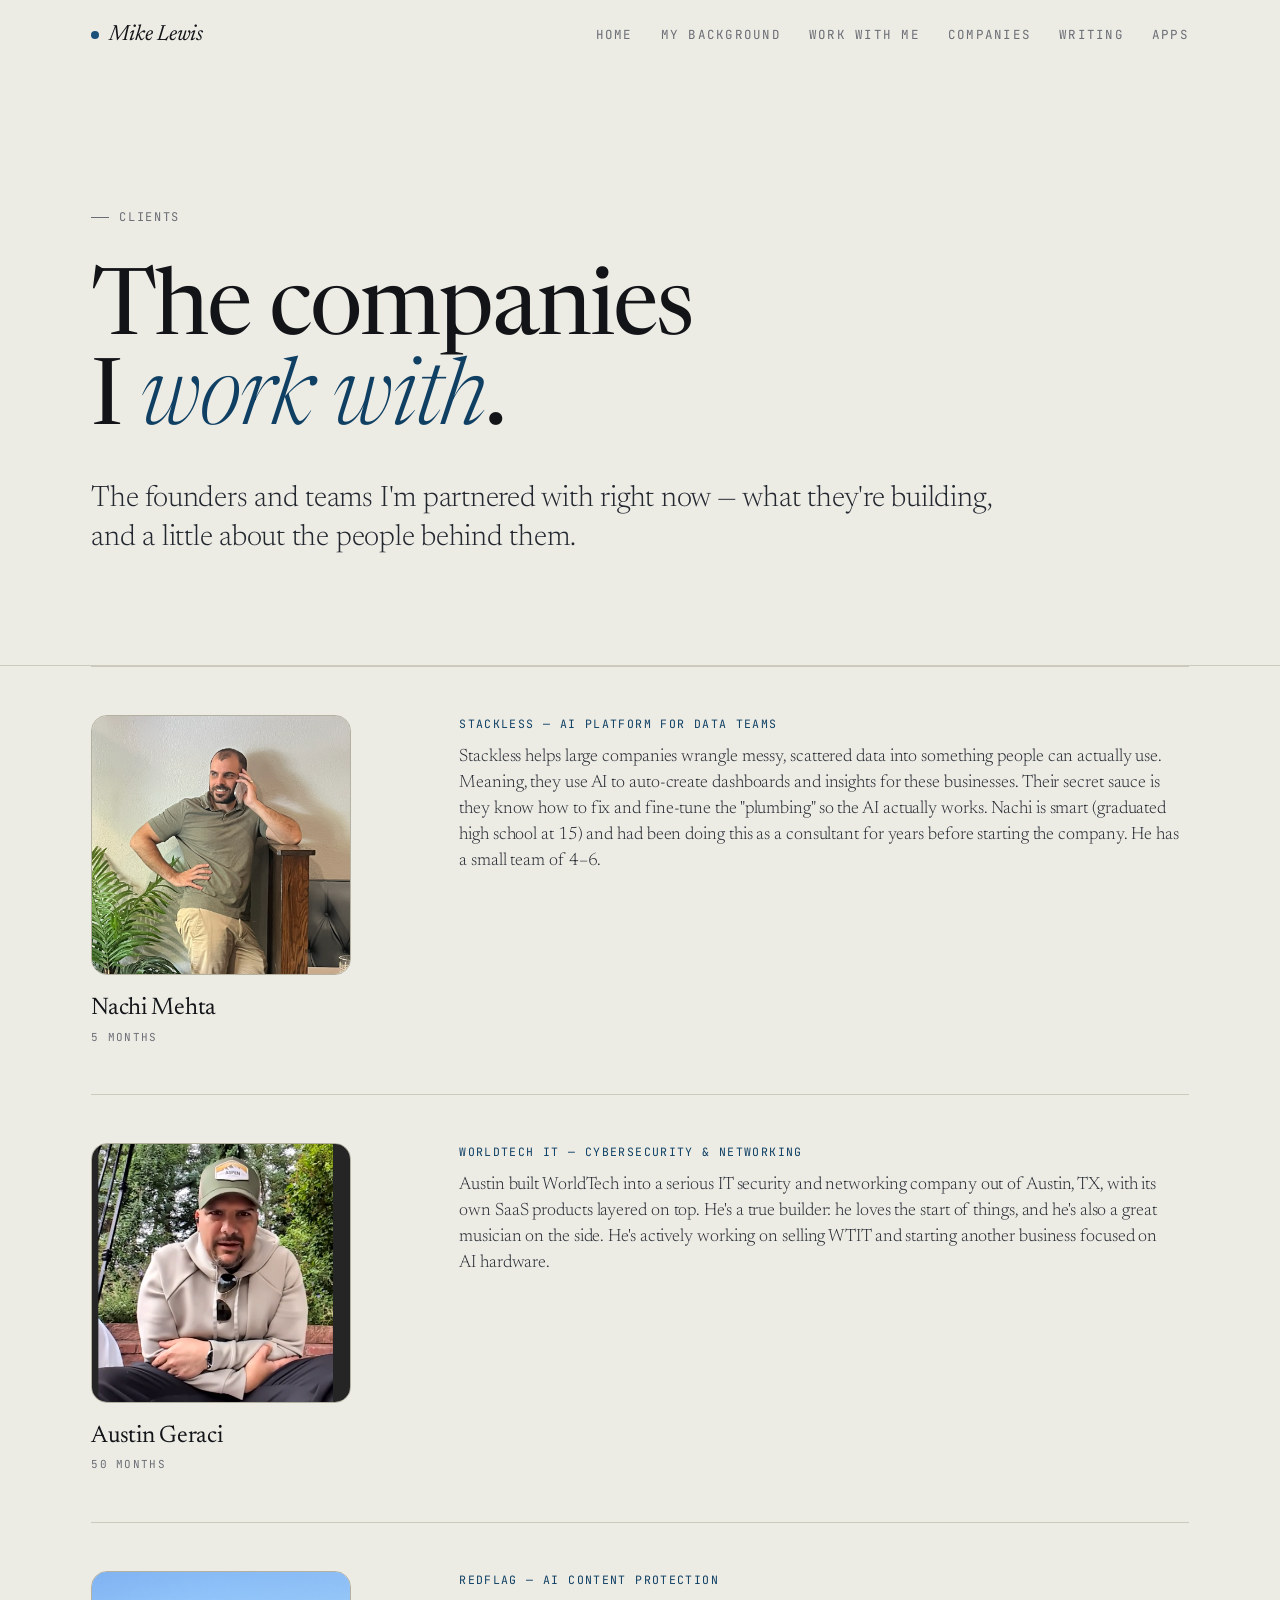
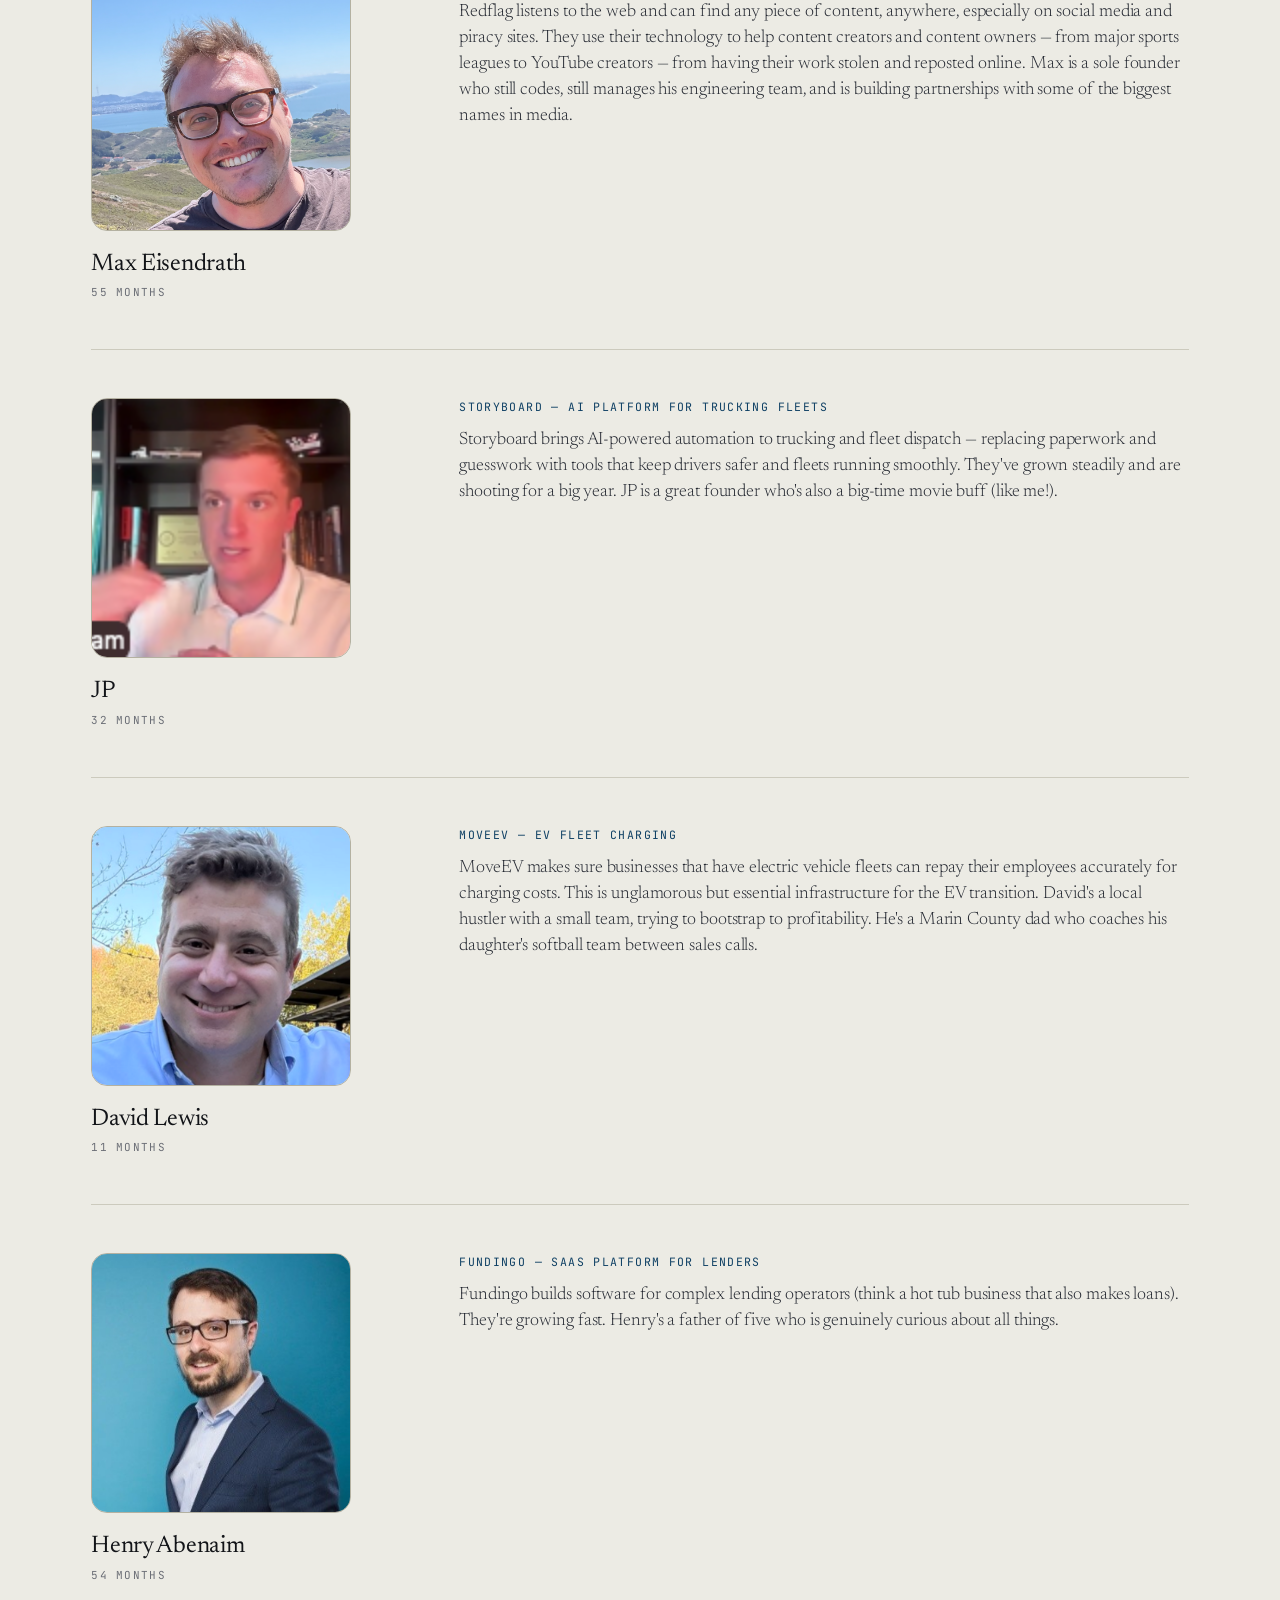
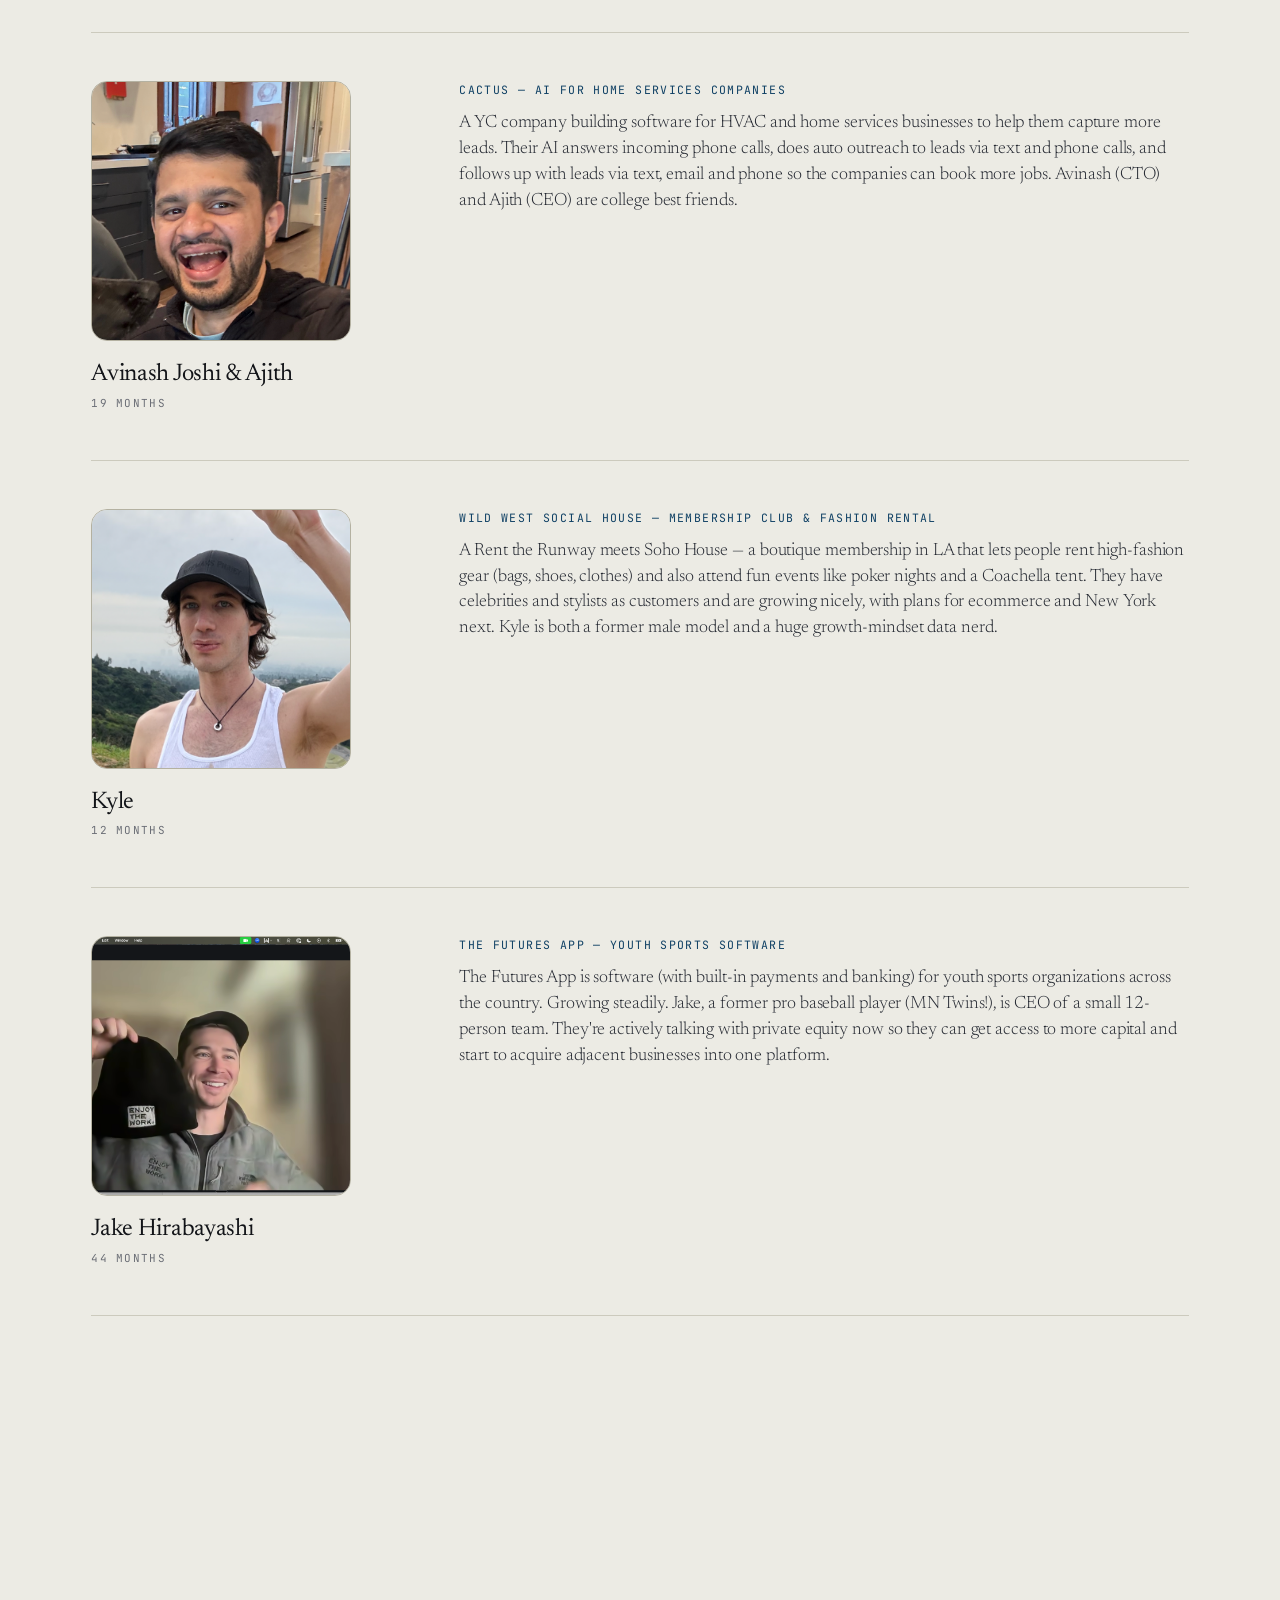
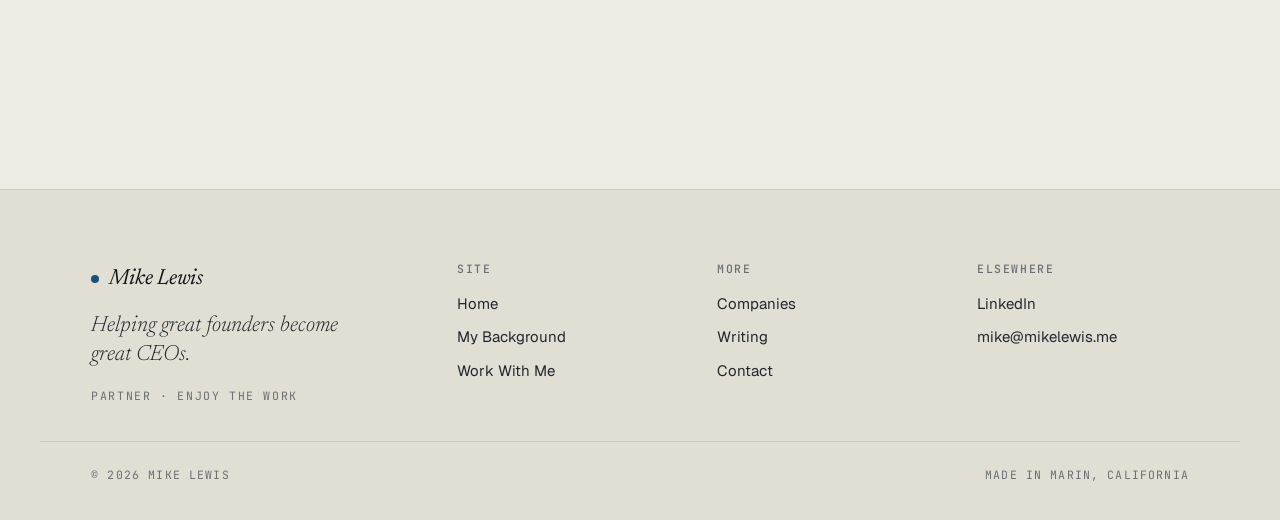
<file: clients.html>
<!doctype html>
<html lang="en">
<head>
  <meta charset="utf-8" />
  <meta name="viewport" content="width=device-width, initial-scale=1" />
  <meta name="robots" content="noindex, nofollow" />
  <title>Clients — Mike Lewis</title>
  <meta name="description" content="The companies and founders Mike is working with right now." />
  <link rel="icon" type="image/svg+xml" href="favicon.svg" />
  <meta property="og:type" content="website" />
  <meta property="og:site_name" content="Mike Lewis" />
  <meta property="og:title" content="Clients — Mike Lewis" />
  <meta property="og:description" content="The companies and founders Mike is working with right now." />
  <meta property="og:url" content="https://mikelewis.me/clients.html" />
  <link rel="stylesheet" href="site.css" />
  <style>
    .page-hero { padding: clamp(72px, 10vw, 140px) 0 clamp(48px, 6vw, 80px); }
    .page-hero h1 { max-width: 15ch; }
    .page-hero .lede { margin-top: 32px; max-width: 54ch; }

    /* Roster --------------------------------------------------------- */
    .roster {
      display: flex;
      flex-direction: column;
      gap: 0;
      border-top: 1px solid var(--rule);
    }
    .client {
      display: grid;
      grid-template-columns: 320px 1fr;
      gap: 48px;
      padding: 48px 0;
      border-bottom: 1px solid var(--rule);
      align-items: start;
    }
    @media (max-width: 760px) {
      .client { grid-template-columns: 1fr; gap: 24px; padding: 36px 0; }
    }

    .client .who {
      display: flex;
      flex-direction: column;
      gap: 20px;
      align-items: flex-start;
    }
    .client .avatar {
      flex: 0 0 auto;
      width: 260px;
      height: 260px;
      border-radius: 16px;
      background: var(--paper-3);
      border: 1px solid var(--rule-strong);
      display: flex;
      align-items: center;
      justify-content: center;
      font-family: var(--mono);
      font-size: 54px;
      letter-spacing: 0.06em;
      color: var(--accent-ink);
      overflow: hidden;
    }
    @media (max-width: 760px) {
      .client .avatar { width: 280px; height: 280px; max-width: 100%; }
    }
    .client .avatar img { width: 100%; height: 100%; object-fit: cover; display: block; }
    .client .avatar.pair {
      flex: 0 0 auto; width: auto; height: auto;
      background: none; border: none; overflow: visible; display: flex;
    }
    .client .avatar.pair img {
      width: 190px; height: 190px; border-radius: 16px;
      border: 3px solid var(--paper); object-fit: cover; display: block;
    }
    .client .avatar.pair img + img { margin-left: -48px; }
    .client .who-text { display: flex; flex-direction: column; gap: 6px; }
    .client .name {
      font-family: var(--serif);
      font-size: 24px;
      line-height: 1.15;
      letter-spacing: -0.012em;
      color: var(--ink);
    }
    .client .duration {
      font-family: var(--mono);
      font-size: 11px;
      letter-spacing: 0.12em;
      text-transform: uppercase;
      color: var(--muted);
    }

    .client .detail { display: flex; flex-direction: column; gap: 12px; }
    .client .company {
      font-family: var(--mono);
      font-size: 11.5px;
      letter-spacing: 0.12em;
      text-transform: uppercase;
      color: var(--accent-ink);
    }
    .client .body {
      font-family: var(--serif);
      font-size: clamp(17px, 1.4vw, 20px);
      font-weight: 300;
      line-height: 1.45;
      letter-spacing: -0.005em;
      color: var(--ink-2);
      margin: 0;
    }
  </style>
</head>
<body>

<header class="nav">
  <div class="nav-inner">
    <a href="index.html" class="brand"><span class="dot"></span> Mike Lewis</a>
    <nav class="nav-links" aria-label="Primary">
      <a href="index.html">Home</a>
      <a href="my-background.html">My Background</a>
      <a href="work-with-me.html">Work With Me</a>
      <a href="companies.html">Companies</a>
      <a href="writing.html">Writing</a>
      <a href="apps.html">Apps</a>
    </nav>
    <button class="nav-mobile-toggle" aria-label="Menu">≡</button>
  </div>
  <div class="nav-drawer" hidden>
    <nav class="nav-links" aria-label="Mobile">
      <a href="index.html">Home</a>
      <a href="my-background.html">My Background</a>
      <a href="work-with-me.html">Work With Me</a>
      <a href="companies.html">Companies</a>
      <a href="writing.html">Writing</a>
      <a href="apps.html">Apps</a>
    </nav>
  </div>
</header>

<main data-screen-label="Clients">

  <section class="page-hero">
    <div class="wrap">
      <p class="eyebrow reveal">Clients</p>
      <h1 class="reveal" style="margin-top:28px;">
        The companies I <em>work with</em>.
      </h1>
      <p class="lede reveal">
        The founders and teams I'm partnered with right now — what they're
        building, and a little about the people behind them.
      </p>
    </div>
  </section>

  <section data-screen-label="Clients / Roster" style="padding-top:0;">
    <div class="wrap">
      <div class="roster">

        <div class="client reveal">
          <div class="who">
            <div class="avatar"><img src="images/clients/nachi-mehta.png" alt="Nachi Mehta"></div>
            <div class="who-text">
              <span class="name">Nachi Mehta</span>
              <span class="duration">5 months</span>
            </div>
          </div>
          <div class="detail">
            <span class="company">Stackless — AI Platform for Data Teams</span>
            <p class="body">Stackless helps large companies wrangle messy, scattered data into something people can actually use. Meaning, they use AI to auto-create dashboards and insights for these businesses. Their secret sauce is they know how to fix and fine-tune the "plumbing" so the AI actually works. Nachi is smart (graduated high school at 15) and had been doing this as a consultant for years before starting the company. He has a small team of 4–6.</p>
          </div>
        </div>

        <div class="client reveal">
          <div class="who">
            <div class="avatar"><img src="images/clients/austin-geraci.png" alt="Austin Geraci"></div>
            <div class="who-text">
              <span class="name">Austin Geraci</span>
              <span class="duration">50 months</span>
            </div>
          </div>
          <div class="detail">
            <span class="company">WorldTech IT — Cybersecurity &amp; Networking</span>
            <p class="body">Austin built WorldTech into a serious IT security and networking company out of Austin, TX, with its own SaaS products layered on top. He's a true builder: he loves the start of things, and he's also a great musician on the side. He's actively working on selling WTIT and starting another business focused on AI hardware.</p>
          </div>
        </div>

        <div class="client reveal">
          <div class="who">
            <div class="avatar"><img src="images/clients/max.png" alt="Max Eisendrath"></div>
            <div class="who-text">
              <span class="name">Max Eisendrath</span>
              <span class="duration">55 months</span>
            </div>
          </div>
          <div class="detail">
            <span class="company">Redflag — AI Content Protection</span>
            <p class="body">Redflag listens to the web and can find any piece of content, anywhere, especially on social media and piracy sites. They use their technology to help content creators and content owners — from major sports leagues to YouTube creators — from having their work stolen and reposted online. Max is a sole founder who still codes, still manages his engineering team, and is building partnerships with some of the biggest names in media.</p>
          </div>
        </div>

        <div class="client reveal">
          <div class="who">
            <div class="avatar"><img src="images/clients/jp-gooderham.png" alt="JP"></div>
            <div class="who-text">
              <span class="name">JP</span>
              <span class="duration">32 months</span>
            </div>
          </div>
          <div class="detail">
            <span class="company">Storyboard — AI Platform for Trucking Fleets</span>
            <p class="body">Storyboard brings AI-powered automation to trucking and fleet dispatch — replacing paperwork and guesswork with tools that keep drivers safer and fleets running smoothly. They've grown steadily and are shooting for a big year. JP is a great founder who's also a big-time movie buff (like me!).</p>
          </div>
        </div>

        <div class="client reveal">
          <div class="who">
            <div class="avatar"><img src="images/clients/david-lewis.png" alt="David Lewis"></div>
            <div class="who-text">
              <span class="name">David Lewis</span>
              <span class="duration">11 months</span>
            </div>
          </div>
          <div class="detail">
            <span class="company">MoveEV — EV Fleet Charging</span>
            <p class="body">MoveEV makes sure businesses that have electric vehicle fleets can repay their employees accurately for charging costs. This is unglamorous but essential infrastructure for the EV transition. David's a local hustler with a small team, trying to bootstrap to profitability. He's a Marin County dad who coaches his daughter's softball team between sales calls.</p>
          </div>
        </div>

        <div class="client reveal">
          <div class="who">
            <div class="avatar"><img src="images/Henry%20headshot.jpeg" alt="Henry Abenaim"></div>
            <div class="who-text">
              <span class="name">Henry Abenaim</span>
              <span class="duration">54 months</span>
            </div>
          </div>
          <div class="detail">
            <span class="company">Fundingo — SaaS Platform for Lenders</span>
            <p class="body">Fundingo builds software for complex lending operators (think a hot tub business that also makes loans). They're growing fast. Henry's a father of five who is genuinely curious about all things.</p>
          </div>
        </div>

        <div class="client reveal">
          <div class="who">
            <div class="avatar"><img src="images/clients/avinash-joshi.png" alt="Avinash Joshi"></div>
            <div class="who-text">
              <span class="name">Avinash Joshi &amp; Ajith</span>
              <span class="duration">19 months</span>
            </div>
          </div>
          <div class="detail">
            <span class="company">Cactus — AI for Home Services Companies</span>
            <p class="body">A YC company building software for HVAC and home services businesses to help them capture more leads. Their AI answers incoming phone calls, does auto outreach to leads via text and phone calls, and follows up with leads via text, email and phone so the companies can book more jobs. Avinash (CTO) and Ajith (CEO) are college best friends.</p>
          </div>
        </div>

        <div class="client reveal">
          <div class="who">
            <div class="avatar"><img src="images/clients/kyle.png" alt="Kyle"></div>
            <div class="who-text">
              <span class="name">Kyle</span>
              <span class="duration">12 months</span>
            </div>
          </div>
          <div class="detail">
            <span class="company">Wild West Social House — Membership Club &amp; Fashion Rental</span>
            <p class="body">A Rent the Runway meets Soho House — a boutique membership in LA that lets people rent high-fashion gear (bags, shoes, clothes) and also attend fun events like poker nights and a Coachella tent. They have celebrities and stylists as customers and are growing nicely, with plans for ecommerce and New York next. Kyle is both a former male model and a huge growth-mindset data nerd.</p>
          </div>
        </div>

        <div class="client reveal">
          <div class="who">
            <div class="avatar"><img src="images/clients/jake-hirabayashi.png" alt="Jake Hirabayashi"></div>
            <div class="who-text">
              <span class="name">Jake Hirabayashi</span>
              <span class="duration">44 months</span>
            </div>
          </div>
          <div class="detail">
            <span class="company">The Futures App — Youth Sports Software</span>
            <p class="body">The Futures App is software (with built-in payments and banking) for youth sports organizations across the country. Growing steadily. Jake, a former pro baseball player (MN Twins!), is CEO of a small 12-person team. They're actively talking with private equity now so they can get access to more capital and start to acquire adjacent businesses into one platform.</p>
          </div>
        </div>

        <div class="client reveal">
          <div class="who">
            <div class="avatar pair"><img src="images/clients/jake-yurek.png" alt="Jake Yurek"><img src="images/clients/evan-anderson.png" alt="Evan Anderson"></div>
            <div class="who-text">
              <span class="name">Jake Yurek &amp; Evan Anderson</span>
              <span class="duration">3 months</span>
            </div>
          </div>
          <div class="detail">
            <span class="company">Pearl Edison — Home Electrification Marketplace</span>
            <p class="body">College friends from Notre Dame building a marketplace that connects homeowners with vetted contractors for home electrification — heat pumps, hot water, weatherization — partnering with utilities to make it easy. We just started working together in August, so we're still getting to know each other.</p>
          </div>
        </div>

      </div>
    </div>
  </section>

</main>

<footer class="footer">
  <div class="footer-inner">
    <div>
      <a href="index.html" class="brand"><span class="dot"></span> Mike Lewis</a>
      <p class="tagline" style="margin-top:16px;">Helping great founders become great CEOs.</p>
      <p class="mono" style="font-size:11.5px; letter-spacing:0.14em; text-transform:uppercase; color:var(--muted); margin:0;">Partner · Enjoy The Work</p>
    </div>
    <div>
      <h4>Site</h4>
      <ul class="footer-nav">
        <li><a href="index.html">Home</a></li>
        <li><a href="my-background.html">My Background</a></li>
        <li><a href="work-with-me.html">Work With Me</a></li>
      </ul>
    </div>
    <div>
      <h4>More</h4>
      <ul class="footer-nav">
        <li><a href="companies.html">Companies</a></li>
        <li><a href="writing.html">Writing</a></li>
        <li><a href="contact.html">Contact</a></li>
      </ul>
    </div>
    <div>
      <h4>Elsewhere</h4>
      <ul>
        <li><a href="https://www.linkedin.com/in/mikelewis/" target="_blank" rel="noopener">LinkedIn</a></li>
        <li><a href="mailto:mike@mikelewis.me">mike@mikelewis.me</a></li>
      </ul>
    </div>
  </div>
  <div class="footer-meta">
    <span>© 2026 Mike Lewis</span>
    <span>Made in Marin, California</span>
  </div>
</footer>

<script src="site.js"></script>
</body>
</html>
</file>
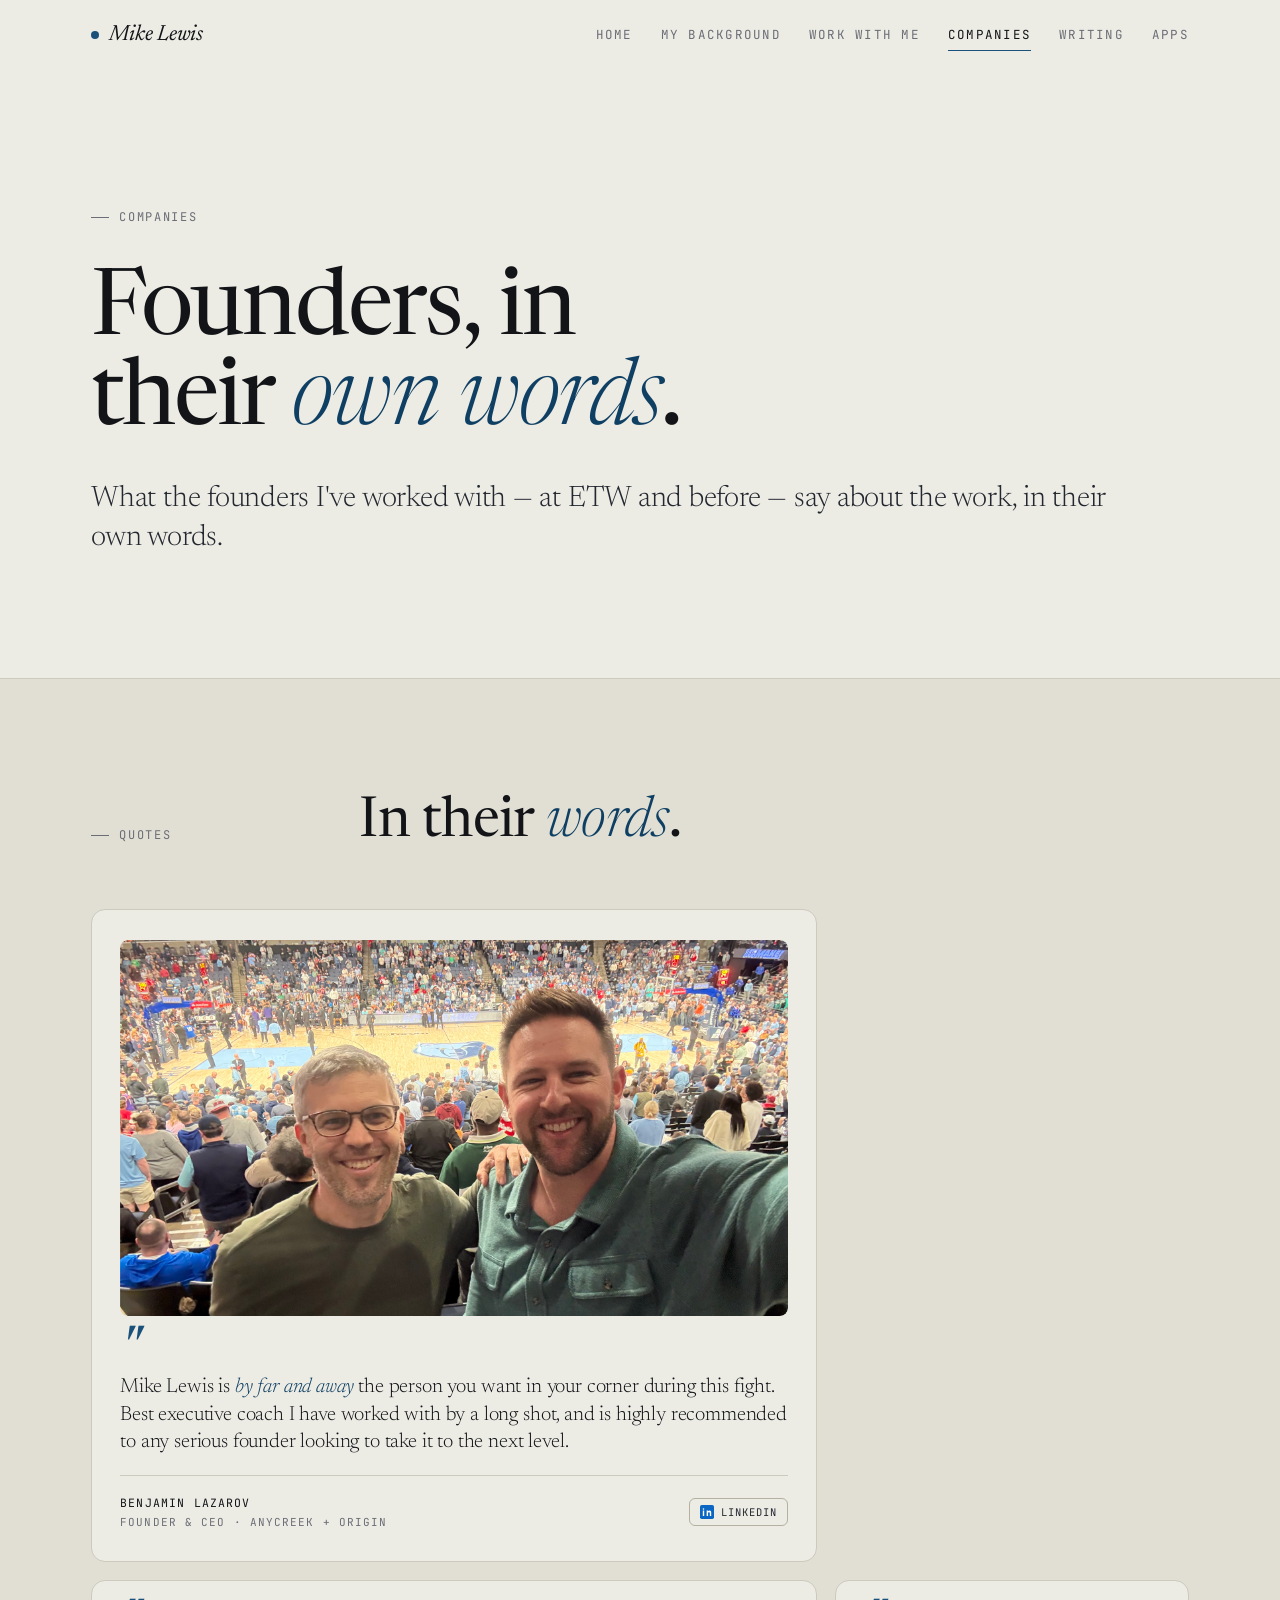
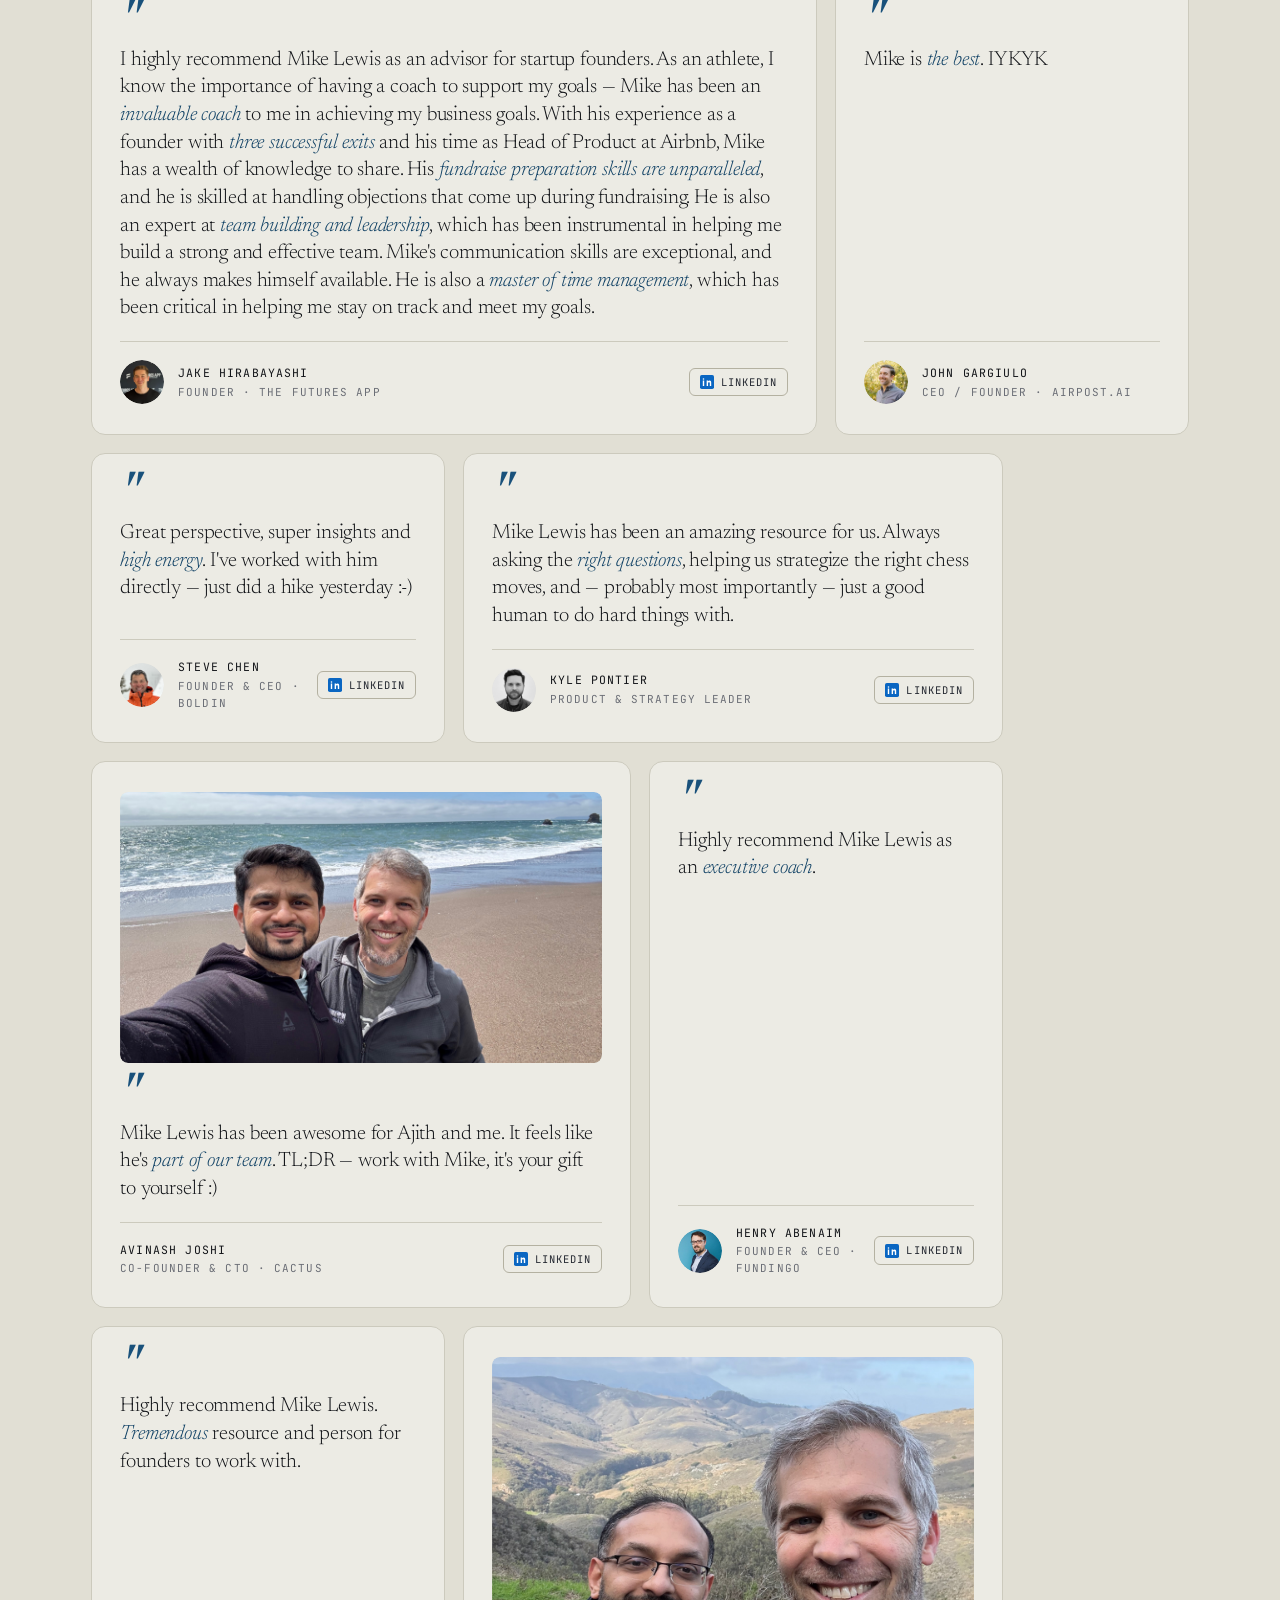
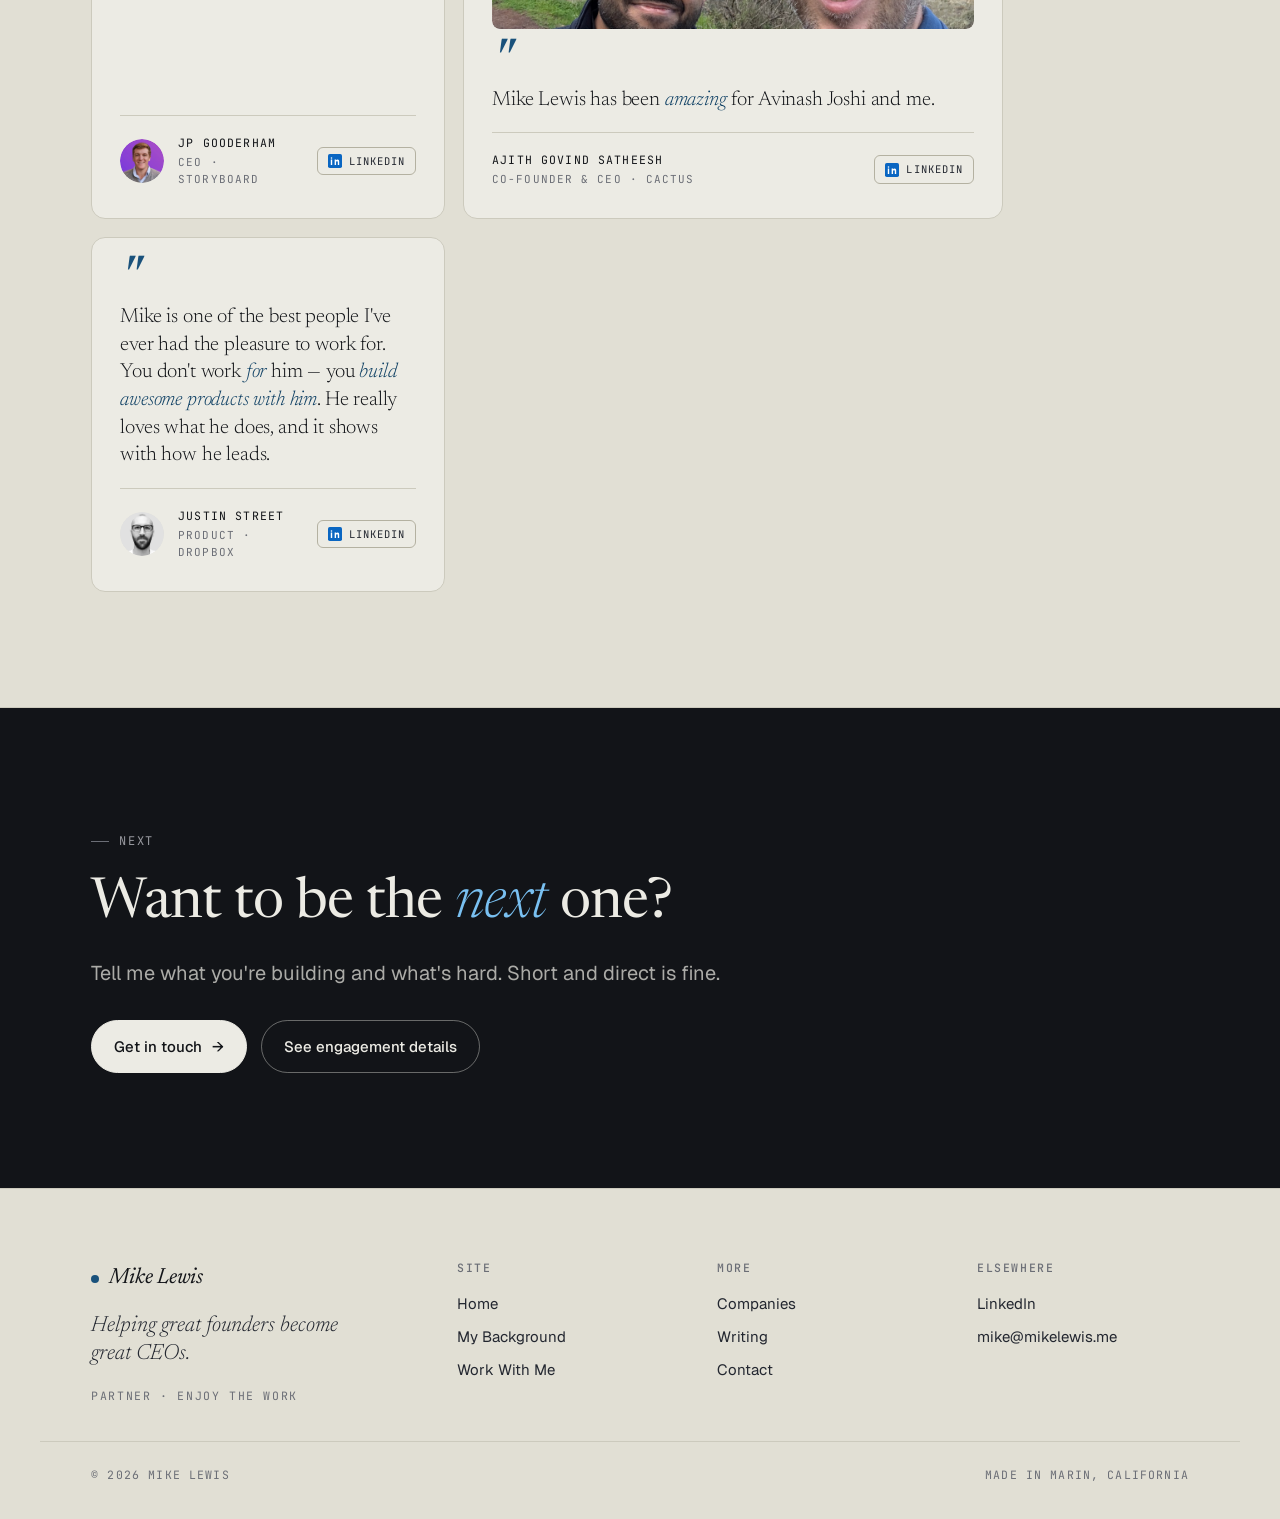
<file: companies.html>
<!doctype html>
<html lang="en">
<head>
  <meta charset="utf-8" />
  <meta name="viewport" content="width=device-width, initial-scale=1" />
  <title>Companies — Mike Lewis</title>
  <meta name="description" content="What the founders Mike has worked with say about the work, in their own words." />
  <link rel="icon" type="image/svg+xml" href="favicon.svg" />
  <meta property="og:type" content="website" />
  <meta property="og:site_name" content="Mike Lewis" />
  <meta property="og:title" content="Companies — Mike Lewis" />
  <meta property="og:description" content="What the founders Mike has worked with say about the work, in their own words." />
  <meta property="og:image" content="https://mikelewis.me/images/Main%20Image%20of%20Mike.jpg" />
  <meta property="og:url" content="https://mikelewis.me/companies.html" />
  <meta name="twitter:card" content="summary_large_image" />
  <link rel="stylesheet" href="site.css" />
  <script src="image-slot.js" defer></script>
  <style>
    .page-hero { padding: clamp(72px, 10vw, 140px) 0 clamp(56px, 7vw, 96px); }
    .page-hero h1 { max-width: 16ch; }
    .page-hero .lede { margin-top: 32px; max-width: 60ch; }
    .page-hero .tabs {
      display: flex; flex-wrap: wrap; gap: 8px; margin-top: 36px;
    }
    .page-hero .tabs a {
      font-family: var(--mono);
      font-size: 11.5px;
      letter-spacing: 0.12em;
      text-transform: uppercase;
      padding: 9px 14px;
      border: 1px solid var(--rule-strong);
      border-radius: 999px;
      color: var(--muted);
      transition: background .15s ease, color .15s ease, border-color .15s ease;
    }
    .page-hero .tabs a:hover { color: var(--ink); border-color: var(--ink); }

    /* Videos ----------------------------------------------------- */
    .videos {
      display: grid;
      grid-template-columns: repeat(3, 1fr);
      gap: 18px;
    }
    @media (max-width: 1000px) { .videos { grid-template-columns: repeat(2, 1fr); } }
    @media (max-width: 640px)  { .videos { grid-template-columns: 1fr; } }
    .video-card {
      border: 1px solid var(--rule);
      border-radius: 14px;
      overflow: hidden;
      background: var(--paper);
      display: flex; flex-direction: column;
      transition: background .2s ease, border-color .2s ease, transform .2s ease;
      cursor: pointer;
    }
    .video-card:hover { background: var(--paper-2); border-color: var(--rule-strong); }
    .video-thumb {
      position: relative;
      aspect-ratio: 16 / 10;
      overflow: hidden;
      background: var(--paper-3);
    }
    .video-thumb image-slot { width: 100%; height: 100%; display: block; }
    .video-thumb .play {
      position: absolute;
      inset: 0;
      display: flex; align-items: center; justify-content: center;
      pointer-events: none;
    }
    .video-thumb .play .disc {
      width: 64px; height: 64px;
      border-radius: 50%;
      background: color-mix(in oklab, var(--ink) 86%, transparent);
      color: var(--paper);
      display: flex; align-items: center; justify-content: center;
      font-size: 18px;
      box-shadow: 0 4px 24px color-mix(in oklab, var(--ink) 30%, transparent);
      transition: transform .2s ease, background .2s ease;
    }
    .video-card:hover .video-thumb .play .disc { transform: scale(1.06); background: var(--ink); }
    .video-thumb .duration {
      position: absolute;
      right: 12px; bottom: 12px;
      font-family: var(--mono);
      font-size: 10.5px;
      letter-spacing: 0.10em;
      color: var(--paper);
      background: color-mix(in oklab, var(--ink) 80%, transparent);
      padding: 4px 8px;
      border-radius: 999px;
    }
    .video-meta {
      padding: 20px 22px 22px;
      display: flex; flex-direction: column; gap: 10px;
      flex: 1;
    }
    .video-meta h3 {
      font-size: 21px;
      font-weight: 400;
      letter-spacing: -0.012em;
      line-height: 1.22;
      font-family: var(--serif);
    }
    .video-meta h3 em { color: var(--accent-ink); font-style: italic; font-weight: 300; }
    .video-meta .who {
      display: flex; align-items: center; gap: 12px;
      margin-top: auto;
      padding-top: 16px;
      border-top: 1px solid var(--rule);
    }
    .video-meta .who .face {
      width: 38px; height: 38px;
      border-radius: 50%;
      overflow: hidden;
      flex-shrink: 0;
    }
    .video-meta .who .face image-slot { width: 100%; height: 100%; display: block; }
    .video-meta .who .who-text {
      display: flex; flex-direction: column; gap: 2px;
    }
    .video-meta .who .name {
      font-family: var(--mono);
      font-size: 11.5px;
      letter-spacing: 0.10em;
      text-transform: uppercase;
      color: var(--ink);
    }
    .video-meta .who .role {
      font-family: var(--mono);
      font-size: 11px;
      letter-spacing: 0.10em;
      text-transform: uppercase;
      color: var(--muted);
    }

    /* Quotes ----------------------------------------------------- */
    .quotes {
      display: grid;
      grid-template-columns: repeat(6, 1fr);
      gap: 18px;
    }
    .quotes .q {
      border: 1px solid var(--rule);
      border-radius: 14px;
      padding: 30px 28px;
      background: var(--paper);
      display: flex; flex-direction: column; gap: 18px;
      transition: background .2s ease, border-color .2s ease;
    }
    .quotes .q:hover { background: var(--paper-2); border-color: var(--rule-strong); }
    .quotes .q .mark {
      font-family: var(--serif);
      font-style: italic;
      font-size: 56px;
      line-height: 0.5;
      color: var(--accent);
      height: 18px;
    }
    .quotes .q blockquote {
      font-family: var(--serif);
      font-weight: 300;
      font-size: clamp(19px, 1.6vw, 23px);
      line-height: 1.35;
      letter-spacing: -0.008em;
      margin: 0;
      color: var(--ink);
    }
    .quotes .q blockquote em { color: var(--accent-ink); font-style: italic; }
    .quotes .q .who {
      margin-top: auto;
      padding-top: 18px;
      border-top: 1px solid var(--rule);
      display: flex; align-items: center; gap: 14px;
    }
    .quotes .q .who .face {
      width: 44px; height: 44px;
      border-radius: 50%;
      overflow: hidden;
      flex-shrink: 0;
    }
    .quotes .q .who .face image-slot { width: 100%; height: 100%; display: block; }
    .quotes .q .who .who-text { display: flex; flex-direction: column; gap: 2px; }
    .quotes .q .who a.name { text-decoration: none; }
    .quotes .q .who .name {
      font-family: var(--mono);
      font-size: 11.5px;
      letter-spacing: 0.10em;
      text-transform: uppercase;
      color: var(--ink);
    }
    .quotes .q .who .role {
      font-family: var(--mono);
      font-size: 11px;
      letter-spacing: 0.10em;
      text-transform: uppercase;
      color: var(--muted);
    }
    .quotes .q .who .via {
      margin-left: auto;
      display: inline-flex; align-items: center; gap: 7px;
      padding: 5px 10px;
      border: 1px solid var(--rule-strong);
      border-radius: 6px;
      font-family: var(--mono);
      font-size: 10.5px;
      letter-spacing: 0.10em;
      text-transform: uppercase;
      color: var(--ink-2);
      text-decoration: none;
      flex-shrink: 0;
      transition: border-color .15s, color .15s;
    }
    .quotes .q .who .via:hover { border-color: #0A66C2; color: #0A66C2; }
    .quotes .q.lg { grid-column: span 4; }
    .quotes .q.md { grid-column: span 3; }
    .quotes .q.sm { grid-column: span 2; }
    @media (max-width: 1000px) {
      .quotes .q.lg, .quotes .q.md, .quotes .q.sm { grid-column: span 3; }
    }
    @media (max-width: 700px) {
      .quotes { grid-template-columns: 1fr; }
      .quotes .q.lg, .quotes .q.md, .quotes .q.sm { grid-column: span 1; }
    }


    /* Photo inside large quote card */
    .quotes .q .q-photo {
      width: 100%;
      aspect-ratio: 16 / 9;
      border-radius: 8px;
      overflow: hidden;
      margin-bottom: 4px;
    }
    .quotes .q .q-photo image-slot { width: 100%; height: 100%; display: block; }

    /* Case studies ------------------------------------------------ */
    .cases { display: flex; flex-direction: column; gap: 0; border-top: 1px solid var(--rule); }
    .case {
      display: grid;
      grid-template-columns: 220px 1fr 1fr 1fr;
      gap: 36px;
      padding: 44px 0;
      border-bottom: 1px solid var(--rule);
      align-items: start;
    }
    @media (max-width: 1000px) {
      .case { grid-template-columns: 220px 1fr 1fr; }
    }
    @media (max-width: 760px) {
      .case { grid-template-columns: 1fr; gap: 18px; }
    }

    .case .founder {
      display: flex; flex-direction: column; gap: 14px;
    }
    .case .founder .face {
      aspect-ratio: 1 / 1;
      width: 100%;
      max-width: 200px;
      border-radius: 6px;
      overflow: hidden;
    }
    .case .founder .face image-slot { width: 100%; height: 100%; display: block; }
    .case .founder .name {
      font-family: var(--mono);
      font-size: 12px;
      letter-spacing: 0.10em;
      text-transform: uppercase;
      color: var(--ink);
    }
    .case .founder .meta {
      font-family: var(--mono);
      font-size: 11px;
      letter-spacing: 0.10em;
      text-transform: uppercase;
      color: var(--muted);
      line-height: 1.6;
    }
    .case .founder .meta .stage {
      color: var(--accent-ink);
      display: block;
    }

    .case .col-head {
      font-family: var(--mono);
      font-size: 11px;
      letter-spacing: 0.14em;
      text-transform: uppercase;
      color: var(--muted);
      margin-bottom: 8px;
    }
    .case .body {
      font-family: var(--serif);
      font-size: clamp(17px, 1.4vw, 20px);
      font-weight: 300;
      line-height: 1.4;
      letter-spacing: -0.005em;
      color: var(--ink);
      margin: 0;
    }
    .case .body em { color: var(--accent-ink); font-style: italic; }
    .case .body.result strong {
      font-family: var(--serif);
      font-weight: 400;
      font-style: italic;
      color: var(--accent-ink);
    }
  </style>
</head>
<body>

<header class="nav">
  <div class="nav-inner">
    <a href="index.html" class="brand"><span class="dot"></span> Mike Lewis</a>
    <nav class="nav-links" aria-label="Primary">
      <a href="index.html">Home</a>
      <a href="my-background.html">My Background</a>
      <a href="work-with-me.html">Work With Me</a>
      <a href="companies.html" class="active">Companies</a>
      <a href="writing.html">Writing</a>
      <a href="apps.html">Apps</a>
    </nav>
    <button class="nav-mobile-toggle" aria-label="Menu">≡</button>
  </div>
  <div class="nav-drawer" hidden>
    <nav class="nav-links" aria-label="Mobile">
      <a href="index.html">Home</a>
      <a href="my-background.html">My Background</a>
      <a href="work-with-me.html">Work With Me</a>
      <a href="companies.html">Companies</a>
      <a href="writing.html">Writing</a>
      <a href="apps.html">Apps</a>
    </nav>
  </div>
</header>

<main data-screen-label="Companies">

  <section class="page-hero">
    <div class="wrap">
      <p class="eyebrow reveal">Companies</p>
      <h1 class="reveal" style="margin-top:28px;">
        Founders, in their <em>own words</em>.
      </h1>
      <p class="lede reveal">
        What the founders I've worked with — at ETW and before — say about
        the work, in their own words.
      </p>

    </div>
  </section>


  <!-- QUOTES -->
  <section id="quotes" style="background:var(--paper-2);" data-screen-label="Companies / Quotes">
    <div class="wrap">
      <div class="section-head reveal">
        <div class="label"><span class="eyebrow">Quotes</span></div>
        <h2>In their <em>words</em>.</h2>
      </div>

      <div class="quotes">

        <article class="q lg reveal">
          <div class="q-photo">
            <image-slot id="q-photo-lazarov" shape="rounded" radius="8px" src="images/Ben%20%26%20Anycreek%20with%20Mike.jpg" placeholder="Mike and Ben at a game"></image-slot>
          </div>
          <span class="mark">"</span>
          <blockquote>Mike Lewis is <em>by far and away</em> the person you want in your corner during this fight. Best executive coach I have worked with by a long shot, and is highly recommended to any serious founder looking to take it to the next level.</blockquote>
          <div class="who">
            <div class="who-text">
              <a class="name" href="https://www.linkedin.com/in/benjamin-lazarov-43495b26/" target="_blank" rel="noopener">Benjamin Lazarov</a>
              <span class="role">Founder &amp; CEO · AnyCreek + Origin</span>
            </div>
            <a class="via" href="https://www.linkedin.com/posts/carlottasiniscalco_one-of-the-biggest-risks-i-see-for-early-stage-activity-7396303755597664256-TDAv/?utm_medium=ios_app&rcm=ACoAAAAA3hIBwfbaUzYIuJUEXkyTd1oh4KN-s9Y&utm_source=social_share_send&utm_campaign=copy_link" target="_blank" rel="noopener"><svg xmlns="http://www.w3.org/2000/svg" viewBox="0 0 24 24" width="14" height="14" aria-hidden="true" style="flex-shrink:0">
              <rect width="24" height="24" rx="3" fill="#0A66C2"/>
              <path fill="#fff" d="M7.2 19H4.8V9.6h2.4V19zm-1.2-10.7a1.4 1.4 0 110-2.8 1.4 1.4 0 010 2.8zM19.2 19h-2.4v-4.8c0-1.1-.4-1.9-1.4-1.9-1.1 0-1.6.8-1.6 1.9V19H11.4V9.6h2.4v1.1c.5-.8 1.5-1.4 2.7-1.4 1.9 0 2.7 1.3 2.7 3.5V19z"/>
            </svg>
              LinkedIn
            </a>
          </div>
        </article>

        <article class="q lg reveal">
          <span class="mark">"</span>
          <blockquote>I highly recommend Mike Lewis as an advisor for startup founders. As an athlete, I know the importance of having a coach to support my goals — Mike has been an <em>invaluable coach</em> to me in achieving my business goals.

With his experience as a founder with <em>three successful exits</em> and his time as Head of Product at Airbnb, Mike has a wealth of knowledge to share. His <em>fundraise preparation skills are unparalleled</em>, and he is skilled at handling objections that come up during fundraising. He is also an expert at <em>team building and leadership</em>, which has been instrumental in helping me build a strong and effective team.

Mike's communication skills are exceptional, and he always makes himself available. He is also a <em>master of time management</em>, which has been critical in helping me stay on track and meet my goals.</blockquote>
          <div class="who">
            <div class="face">
              <image-slot id="q-face-jake" src="images/Jake%20headshot.jpeg" shape="circle" placeholder="Jake Hirabayashi headshot"></image-slot>
            </div>
            <div class="who-text">
              <a class="name" href="https://www.linkedin.com/in/jake-hirabayashi-3585a2233/" target="_blank" rel="noopener">Jake Hirabayashi</a>
              <span class="role">Founder · The Futures App</span>
            </div>
            <a class="via" href="https://www.linkedin.com/posts/carlottasiniscalco_one-of-the-biggest-risks-i-see-for-early-stage-activity-7396303755597664256-TDAv/?utm_medium=ios_app&rcm=ACoAAAAA3hIBwfbaUzYIuJUEXkyTd1oh4KN-s9Y&utm_source=social_share_send&utm_campaign=copy_link" target="_blank" rel="noopener"><svg xmlns="http://www.w3.org/2000/svg" viewBox="0 0 24 24" width="14" height="14" aria-hidden="true" style="flex-shrink:0">
              <rect width="24" height="24" rx="3" fill="#0A66C2"/>
              <path fill="#fff" d="M7.2 19H4.8V9.6h2.4V19zm-1.2-10.7a1.4 1.4 0 110-2.8 1.4 1.4 0 010 2.8zM19.2 19h-2.4v-4.8c0-1.1-.4-1.9-1.4-1.9-1.1 0-1.6.8-1.6 1.9V19H11.4V9.6h2.4v1.1c.5-.8 1.5-1.4 2.7-1.4 1.9 0 2.7 1.3 2.7 3.5V19z"/>
            </svg>
              LinkedIn
            </a>
          </div>
        </article>

        <article class="q sm reveal">
          <span class="mark">"</span>
          <blockquote>Mike is <em>the best</em>. IYKYK</blockquote>
          <div class="who">
            <div class="face">
              <image-slot id="q-face-gargiulo" shape="circle" src="images/John%20G%20headshot.jpeg" placeholder="John Gargiulo headshot"></image-slot>
            </div>
            <div class="who-text">
              <a class="name" href="https://www.linkedin.com/in/john-gargiulo/" target="_blank" rel="noopener">John Gargiulo</a>
              <span class="role">CEO / Founder · Airpost.ai</span>
            </div>
          </div>
        </article>

        <article class="q sm reveal">
          <span class="mark">"</span>
          <blockquote>Great perspective, super insights and <em>high energy</em>. I've worked with him directly — just did a hike yesterday :-)</blockquote>
          <div class="who">
            <div class="face">
              <image-slot id="q-face-chen" src="images/Steve%20Chen%20headshot.jpeg" shape="circle" placeholder="Steve Chen headshot"></image-slot>
            </div>
            <div class="who-text">
              <a class="name" href="https://www.linkedin.com/in/secventures/" target="_blank" rel="noopener">Steve Chen</a>
              <span class="role">Founder &amp; CEO · Boldin</span>
            </div>
            <a class="via" href="https://www.linkedin.com/posts/carlottasiniscalco_one-of-the-biggest-risks-i-see-for-early-stage-activity-7396303755597664256-TDAv/?utm_medium=ios_app&rcm=ACoAAAAA3hIBwfbaUzYIuJUEXkyTd1oh4KN-s9Y&utm_source=social_share_send&utm_campaign=copy_link" target="_blank" rel="noopener"><svg xmlns="http://www.w3.org/2000/svg" viewBox="0 0 24 24" width="14" height="14" aria-hidden="true" style="flex-shrink:0">
              <rect width="24" height="24" rx="3" fill="#0A66C2"/>
              <path fill="#fff" d="M7.2 19H4.8V9.6h2.4V19zm-1.2-10.7a1.4 1.4 0 110-2.8 1.4 1.4 0 010 2.8zM19.2 19h-2.4v-4.8c0-1.1-.4-1.9-1.4-1.9-1.1 0-1.6.8-1.6 1.9V19H11.4V9.6h2.4v1.1c.5-.8 1.5-1.4 2.7-1.4 1.9 0 2.7 1.3 2.7 3.5V19z"/>
            </svg>
              LinkedIn
            </a>
          </div>
        </article>

        <article class="q md reveal">
          <span class="mark">"</span>
          <blockquote>Mike Lewis has been an amazing resource for us. Always asking the <em>right questions</em>, helping us strategize the right chess moves, and — probably most importantly — just a good human to do hard things with.</blockquote>
          <div class="who">
            <div class="face">
              <image-slot id="q-face-pontier" src="images/kyle%20headshot.jpeg" shape="circle" placeholder="Kyle Pontier headshot"></image-slot>
            </div>
            <div class="who-text">
              <span class="name">Kyle Pontier</span>
              <span class="role">Product &amp; Strategy Leader</span>
            </div>
            <a class="via" href="https://www.linkedin.com/posts/carlottasiniscalco_one-of-the-biggest-risks-i-see-for-early-stage-activity-7396303755597664256-TDAv/?utm_medium=ios_app&rcm=ACoAAAAA3hIBwfbaUzYIuJUEXkyTd1oh4KN-s9Y&utm_source=social_share_send&utm_campaign=copy_link" target="_blank" rel="noopener"><svg xmlns="http://www.w3.org/2000/svg" viewBox="0 0 24 24" width="14" height="14" aria-hidden="true" style="flex-shrink:0">
              <rect width="24" height="24" rx="3" fill="#0A66C2"/>
              <path fill="#fff" d="M7.2 19H4.8V9.6h2.4V19zm-1.2-10.7a1.4 1.4 0 110-2.8 1.4 1.4 0 010 2.8zM19.2 19h-2.4v-4.8c0-1.1-.4-1.9-1.4-1.9-1.1 0-1.6.8-1.6 1.9V19H11.4V9.6h2.4v1.1c.5-.8 1.5-1.4 2.7-1.4 1.9 0 2.7 1.3 2.7 3.5V19z"/>
            </svg>
              LinkedIn
            </a>
          </div>
        </article>

        <article class="q md reveal">
          <div class="q-photo">
            <image-slot id="q-photo-joshi" shape="rounded" radius="8px" src="images/Avinash%20%26%20MIke%20Hike.jpeg" placeholder="Avinash and Mike"></image-slot>
          </div>
          <span class="mark">"</span>
          <blockquote>Mike Lewis has been awesome for Ajith and me. It feels like he's <em>part of our team</em>. TL;DR — work with Mike, it's your gift to yourself :)</blockquote>
          <div class="who">
            <div class="who-text">
              <a class="name" href="https://www.linkedin.com/in/joshi-avinash/" target="_blank" rel="noopener">Avinash Joshi</a>
              <span class="role">Co-Founder &amp; CTO · Cactus</span>
            </div>
            <a class="via" href="https://www.linkedin.com/posts/carlottasiniscalco_one-of-the-biggest-risks-i-see-for-early-stage-activity-7396303755597664256-TDAv/?utm_medium=ios_app&rcm=ACoAAAAA3hIBwfbaUzYIuJUEXkyTd1oh4KN-s9Y&utm_source=social_share_send&utm_campaign=copy_link" target="_blank" rel="noopener"><svg xmlns="http://www.w3.org/2000/svg" viewBox="0 0 24 24" width="14" height="14" aria-hidden="true" style="flex-shrink:0">
              <rect width="24" height="24" rx="3" fill="#0A66C2"/>
              <path fill="#fff" d="M7.2 19H4.8V9.6h2.4V19zm-1.2-10.7a1.4 1.4 0 110-2.8 1.4 1.4 0 010 2.8zM19.2 19h-2.4v-4.8c0-1.1-.4-1.9-1.4-1.9-1.1 0-1.6.8-1.6 1.9V19H11.4V9.6h2.4v1.1c.5-.8 1.5-1.4 2.7-1.4 1.9 0 2.7 1.3 2.7 3.5V19z"/>
            </svg>
              LinkedIn
            </a>
          </div>
        </article>

        <article class="q sm reveal">
          <span class="mark">"</span>
          <blockquote>Highly recommend Mike Lewis as an <em>executive coach</em>.</blockquote>
          <div class="who">
            <div class="face">
              <image-slot id="q-face-abenaim" shape="circle" src="images/Henry%20headshot.jpeg" placeholder="Henry Abenaim headshot"></image-slot>
            </div>
            <div class="who-text">
              <span class="name">Henry Abenaim</span>
              <span class="role">Founder &amp; CEO · FUNDINGO</span>
            </div>
            <a class="via" href="https://www.linkedin.com/posts/carlottasiniscalco_one-of-the-biggest-risks-i-see-for-early-stage-activity-7396303755597664256-TDAv/?utm_medium=ios_app&rcm=ACoAAAAA3hIBwfbaUzYIuJUEXkyTd1oh4KN-s9Y&utm_source=social_share_send&utm_campaign=copy_link" target="_blank" rel="noopener"><svg xmlns="http://www.w3.org/2000/svg" viewBox="0 0 24 24" width="14" height="14" aria-hidden="true" style="flex-shrink:0">
              <rect width="24" height="24" rx="3" fill="#0A66C2"/>
              <path fill="#fff" d="M7.2 19H4.8V9.6h2.4V19zm-1.2-10.7a1.4 1.4 0 110-2.8 1.4 1.4 0 010 2.8zM19.2 19h-2.4v-4.8c0-1.1-.4-1.9-1.4-1.9-1.1 0-1.6.8-1.6 1.9V19H11.4V9.6h2.4v1.1c.5-.8 1.5-1.4 2.7-1.4 1.9 0 2.7 1.3 2.7 3.5V19z"/>
            </svg>
              LinkedIn
            </a>
          </div>
        </article>

        <article class="q sm reveal">
          <span class="mark">"</span>
          <blockquote>Highly recommend Mike Lewis. <em>Tremendous</em> resource and person for founders to work with.</blockquote>
          <div class="who">
            <div class="face">
              <image-slot id="q-face-gooderham" shape="circle" src="images/JP%20Headshot.jpeg" placeholder="JP Gooderham headshot"></image-slot>
            </div>
            <div class="who-text">
              <span class="name">JP Gooderham</span>
              <span class="role">CEO · Storyboard</span>
            </div>
            <a class="via" href="https://www.linkedin.com/posts/carlottasiniscalco_one-of-the-biggest-risks-i-see-for-early-stage-activity-7396303755597664256-TDAv/?utm_medium=ios_app&rcm=ACoAAAAA3hIBwfbaUzYIuJUEXkyTd1oh4KN-s9Y&utm_source=social_share_send&utm_campaign=copy_link" target="_blank" rel="noopener"><svg xmlns="http://www.w3.org/2000/svg" viewBox="0 0 24 24" width="14" height="14" aria-hidden="true" style="flex-shrink:0">
              <rect width="24" height="24" rx="3" fill="#0A66C2"/>
              <path fill="#fff" d="M7.2 19H4.8V9.6h2.4V19zm-1.2-10.7a1.4 1.4 0 110-2.8 1.4 1.4 0 010 2.8zM19.2 19h-2.4v-4.8c0-1.1-.4-1.9-1.4-1.9-1.1 0-1.6.8-1.6 1.9V19H11.4V9.6h2.4v1.1c.5-.8 1.5-1.4 2.7-1.4 1.9 0 2.7 1.3 2.7 3.5V19z"/>
            </svg>
              LinkedIn
            </a>
          </div>
        </article>

        <article class="q md reveal">
          <div class="q-photo">
            <image-slot id="q-photo-ajith" shape="rounded" radius="8px" src="images/Ajith%20and%20Mike%20and%20Cactus.jpeg" placeholder="Ajith and Mike"></image-slot>
          </div>
          <span class="mark">"</span>
          <blockquote>Mike Lewis has been <em>amazing</em> for Avinash Joshi and me.</blockquote>
          <div class="who">
            <div class="who-text">
              <a class="name" href="https://www.linkedin.com/in/ajith-govind/" target="_blank" rel="noopener">Ajith Govind Satheesh</a>
              <span class="role">Co-Founder &amp; CEO · Cactus</span>
            </div>
            <a class="via" href="https://www.linkedin.com/posts/carlottasiniscalco_one-of-the-biggest-risks-i-see-for-early-stage-activity-7396303755597664256-TDAv/?utm_medium=ios_app&rcm=ACoAAAAA3hIBwfbaUzYIuJUEXkyTd1oh4KN-s9Y&utm_source=social_share_send&utm_campaign=copy_link" target="_blank" rel="noopener"><svg xmlns="http://www.w3.org/2000/svg" viewBox="0 0 24 24" width="14" height="14" aria-hidden="true" style="flex-shrink:0">
              <rect width="24" height="24" rx="3" fill="#0A66C2"/>
              <path fill="#fff" d="M7.2 19H4.8V9.6h2.4V19zm-1.2-10.7a1.4 1.4 0 110-2.8 1.4 1.4 0 010 2.8zM19.2 19h-2.4v-4.8c0-1.1-.4-1.9-1.4-1.9-1.1 0-1.6.8-1.6 1.9V19H11.4V9.6h2.4v1.1c.5-.8 1.5-1.4 2.7-1.4 1.9 0 2.7 1.3 2.7 3.5V19z"/>
            </svg>
              LinkedIn
            </a>
          </div>
        </article>

        <article class="q sm reveal">
          <span class="mark">"</span>
          <blockquote>Mike is one of the best people I've ever had the pleasure to work for. You don't work <em>for</em> him — you <em>build awesome products with him</em>. He really loves what he does, and it shows with how he leads.</blockquote>
          <div class="who">
            <div class="face">
              <image-slot id="q-face-justin" src="images/Justin%20headshot.jpeg" shape="circle" placeholder="Justin Street headshot"></image-slot>
            </div>
            <div class="who-text">
              <a class="name" href="https://www.linkedin.com/in/juststreet/" target="_blank" rel="noopener">Justin Street</a>
              <span class="role">Product · Dropbox</span>
            </div>
            <a class="via" href="https://www.linkedin.com/posts/carlottasiniscalco_one-of-the-biggest-risks-i-see-for-early-stage-activity-7396303755597664256-TDAv/?utm_medium=ios_app&rcm=ACoAAAAA3hIBwfbaUzYIuJUEXkyTd1oh4KN-s9Y&utm_source=social_share_send&utm_campaign=copy_link" target="_blank" rel="noopener"><svg xmlns="http://www.w3.org/2000/svg" viewBox="0 0 24 24" width="14" height="14" aria-hidden="true" style="flex-shrink:0">
              <rect width="24" height="24" rx="3" fill="#0A66C2"/>
              <path fill="#fff" d="M7.2 19H4.8V9.6h2.4V19zm-1.2-10.7a1.4 1.4 0 110-2.8 1.4 1.4 0 010 2.8zM19.2 19h-2.4v-4.8c0-1.1-.4-1.9-1.4-1.9-1.1 0-1.6.8-1.6 1.9V19H11.4V9.6h2.4v1.1c.5-.8 1.5-1.4 2.7-1.4 1.9 0 2.7 1.3 2.7 3.5V19z"/>
            </svg>
              LinkedIn
            </a>
          </div>
        </article>

      </div>
    </div>
  </section>


  <!-- CTA -->
  <section style="background:var(--ink); color:var(--paper);" data-screen-label="Companies / CTA">
    <div class="wrap">
      <p class="eyebrow reveal" style="color:var(--muted-2); margin-bottom:24px;">Next</p>
      <h2 class="reveal" style="color:var(--paper); max-width:22ch;">Want to be the <em style="color:oklch(0.78 0.10 240);">next</em> one?</h2>
      <p class="reveal" style="font-size:20px; line-height:1.5; max-width:54ch; margin:24px 0 32px; color:color-mix(in oklab, var(--paper) 70%, transparent);">
        Tell me what you're building and what's hard. Short and direct is fine.
      </p>
      <div style="display:flex; gap:14px; flex-wrap:wrap;" class="reveal">
        <a href="contact.html" class="btn" style="background:var(--paper); color:var(--ink); border-color:var(--paper);">Get in touch <span class="arrow">→</span></a>
        <a href="work-with-me.html" class="btn ghost" style="color:var(--paper); border-color: color-mix(in oklab, var(--paper) 40%, transparent);">See engagement details</a>
      </div>
    </div>
  </section>

</main>

<footer class="footer">
  <div class="footer-inner">
    <div>
      <a href="index.html" class="brand"><span class="dot"></span> Mike Lewis</a>
      <p class="tagline" style="margin-top:16px;">Helping great founders become great CEOs.</p>
      <p class="mono" style="font-size:11.5px; letter-spacing:0.14em; text-transform:uppercase; color:var(--muted); margin:0;">Partner · Enjoy The Work</p>
    </div>
    <div>
      <h4>Site</h4>
      <ul class="footer-nav">
        <li><a href="index.html">Home</a></li>
        <li><a href="my-background.html">My Background</a></li>
        <li><a href="work-with-me.html">Work With Me</a></li>
      </ul>
    </div>
    <div>
      <h4>More</h4>
      <ul class="footer-nav">
        <li><a href="companies.html">Companies</a></li>
        <li><a href="writing.html">Writing</a></li>
        <li><a href="contact.html">Contact</a></li>
      </ul>
    </div>
    <div>
      <h4>Elsewhere</h4>
      <ul>
        <li><a href="https://www.linkedin.com/in/mikelewis/" target="_blank" rel="noopener">LinkedIn</a></li>
        <li><a href="mailto:mike@mikelewis.me">mike@mikelewis.me</a></li>
      </ul>
    </div>
  </div>
  <div class="footer-meta">
    <span>© 2026 Mike Lewis</span>
    <span>Made in Marin, California</span>
  </div>
</footer>

<script src="site.js"></script>
</body>
</html>
</file>
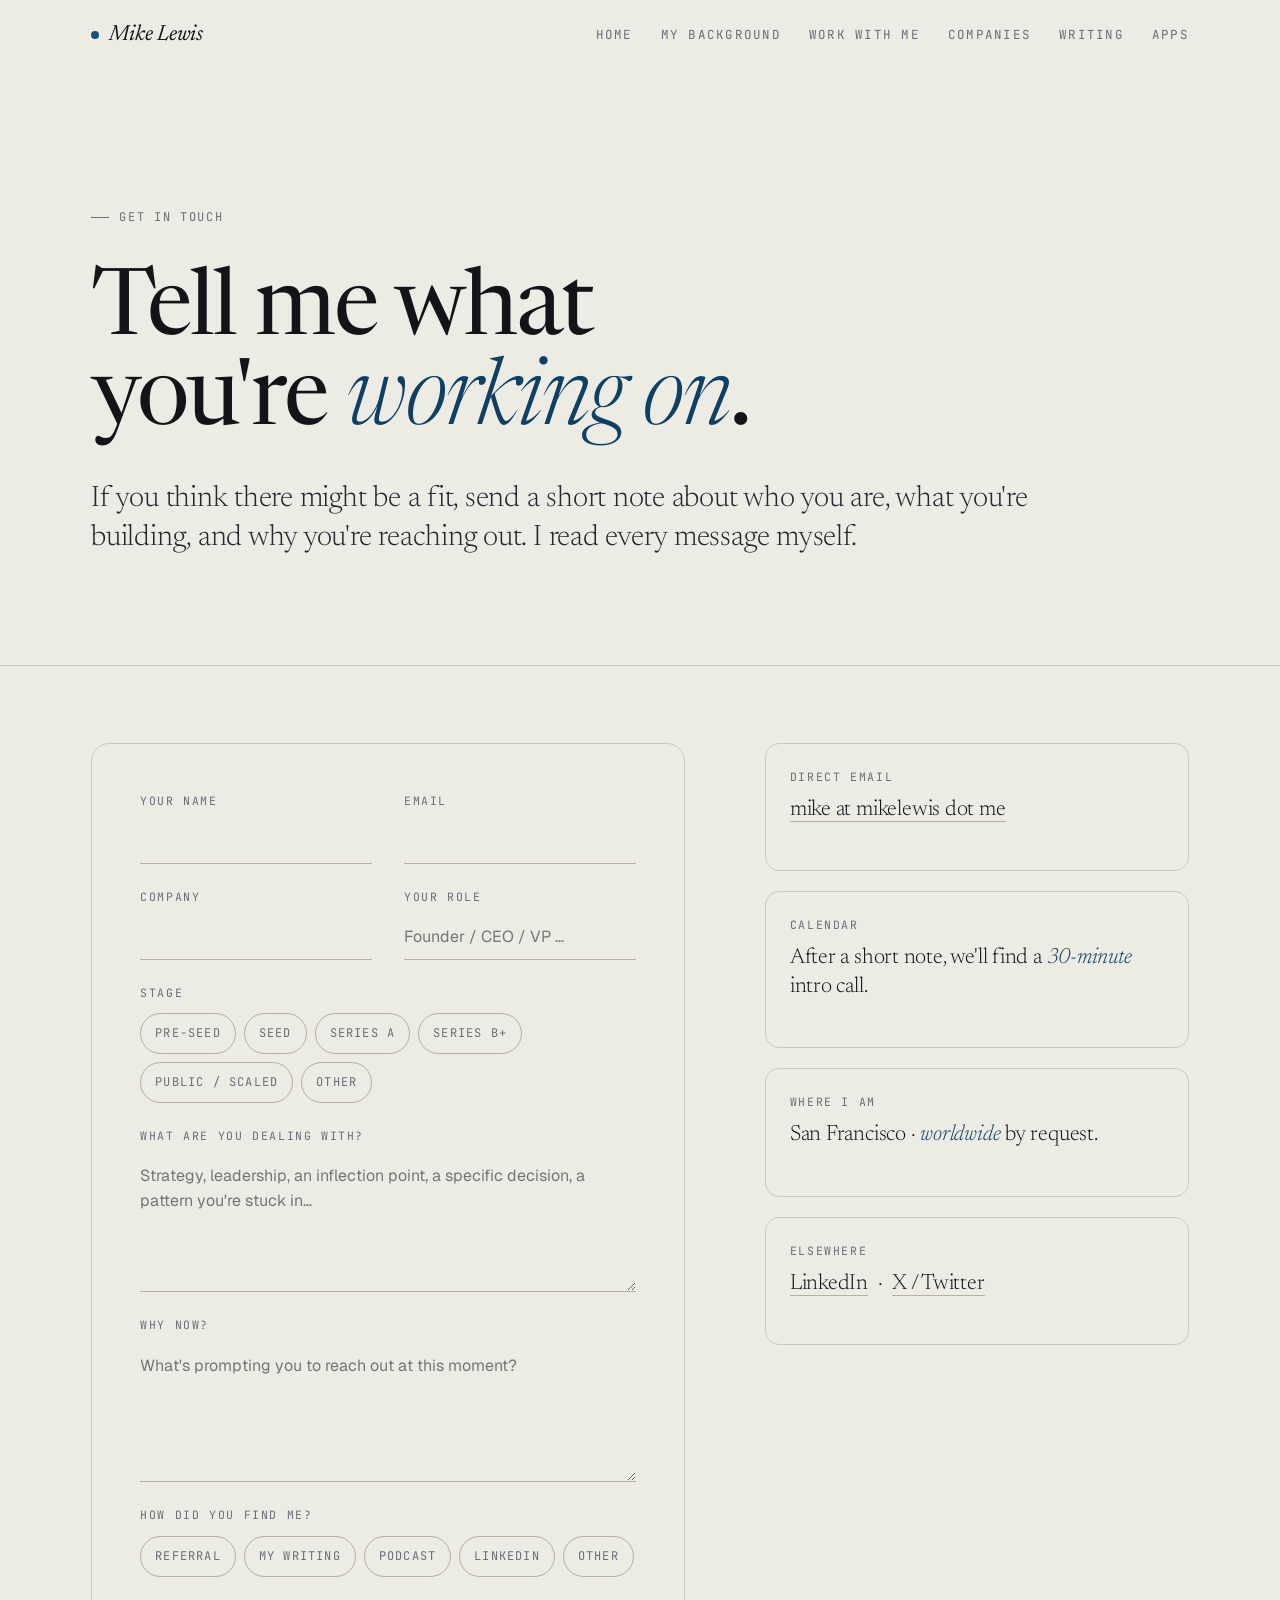
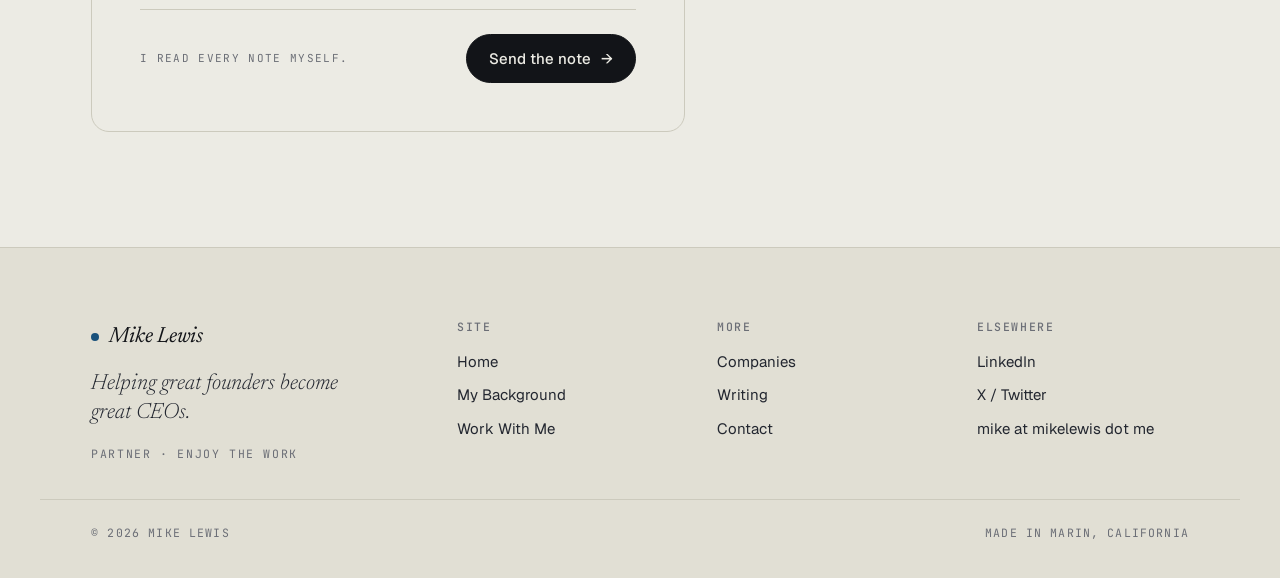
<file: contact.html>
<!doctype html>
<html lang="en">
<head>
  <meta charset="utf-8" />
  <meta name="viewport" content="width=device-width, initial-scale=1" />
  <title>Contact — Mike Lewis</title>
  <meta name="description" content="Tell Mike what you're working on." />
  <link rel="icon" type="image/svg+xml" href="favicon.svg" />
  <meta property="og:type" content="website" />
  <meta property="og:site_name" content="Mike Lewis" />
  <meta property="og:title" content="Contact — Mike Lewis" />
  <meta property="og:description" content="Tell Mike what you're working on." />
  <meta property="og:image" content="https://mikelewis.me/images/Main%20Image%20of%20Mike.jpg" />
  <meta property="og:url" content="https://mikelewis.me/contact.html" />
  <meta name="twitter:card" content="summary_large_image" />
  <link rel="stylesheet" href="site.css" />
  <style>
    .page-hero { padding: clamp(72px, 10vw, 140px) 0 clamp(48px, 6vw, 80px); }
    .page-hero h1 { max-width: 14ch; }
    .page-hero .lede { margin-top: 32px; max-width: 56ch; }

    .contact-grid {
      display: grid;
      grid-template-columns: 1.4fr 1fr;
      gap: 80px;
      align-items: start;
    }
    @media (max-width: 1000px) { .contact-grid { grid-template-columns: 1fr; gap: 48px; } }

    .form-card {
      background: var(--paper);
      border: 1px solid var(--rule);
      border-radius: 18px;
      padding: clamp(28px, 4vw, 48px);
    }

    .field-grid {
      display: grid;
      grid-template-columns: 1fr 1fr;
      gap: 24px 32px;
    }
    .field-grid .full { grid-column: 1 / -1; }
    @media (max-width: 600px) { .field-grid { grid-template-columns: 1fr; } }

    .radio-row {
      display: flex; flex-wrap: wrap; gap: 8px;
      margin-top: 4px;
    }
    .radio-row label {
      font-family: var(--mono);
      font-size: 12px;
      letter-spacing: 0.10em;
      text-transform: uppercase;
      color: var(--muted);
      padding: 10px 14px;
      border: 1px solid var(--rule-strong);
      border-radius: 999px;
      cursor: pointer;
      transition: background .15s ease, color .15s ease, border-color .15s ease;
      user-select: none;
    }
    .radio-row label:hover { color: var(--ink); border-color: var(--ink); }
    .radio-row input { position: absolute; opacity: 0; pointer-events: none; }
    .radio-row label.checked {
      background: var(--ink);
      color: var(--paper);
      border-color: var(--ink);
    }

    .submit-row {
      display: flex;
      justify-content: space-between;
      align-items: center;
      gap: 18px;
      margin-top: 32px;
      padding-top: 24px;
      border-top: 1px solid var(--rule);
      flex-wrap: wrap;
    }
    .submit-row .promise {
      font-family: var(--mono);
      font-size: 11px;
      letter-spacing: 0.12em;
      text-transform: uppercase;
      color: var(--muted);
    }

    .meta-stack {
      display: flex; flex-direction: column; gap: 20px;
    }
    .meta-card {
      border: 1px solid var(--rule);
      border-radius: 14px;
      padding: 24px;
      background: var(--paper);
    }
    .meta-card .label {
      font-family: var(--mono);
      font-size: 11.5px;
      letter-spacing: 0.14em;
      text-transform: uppercase;
      color: var(--muted);
      margin-bottom: 10px;
    }
    .meta-card .value {
      font-family: var(--serif);
      font-size: 22px;
      font-weight: 300;
      letter-spacing: -0.01em;
      line-height: 1.3;
    }
    .meta-card .value em { color: var(--accent-ink); font-style: italic; }
    .meta-card a { color: var(--ink); border-bottom: 1px solid var(--rule-strong); }
    .meta-card a:hover { color: var(--accent-ink); border-color: var(--accent); }

    .success {
      display: none;
      flex-direction: column;
      gap: 16px;
      padding: 48px 32px;
      text-align: center;
      align-items: center;
      justify-content: center;
      min-height: 320px;
    }
    .success.show { display: flex; }
    .success .check {
      width: 56px; height: 56px;
      border-radius: 50%;
      background: var(--ink);
      color: var(--paper);
      display: inline-flex; align-items: center; justify-content: center;
      font-family: var(--serif);
      font-size: 24px;
      font-style: italic;
    }
    .success h3 {
      font-size: clamp(28px, 3vw, 40px);
      font-weight: 300;
      letter-spacing: -0.01em;
    }
    .success h3 em { color: var(--accent-ink); font-style: italic; }
    .success p { color: var(--muted); max-width: 42ch; }
    .success .summary {
      margin-top: 14px;
      padding: 18px 22px;
      background: var(--paper-2);
      border: 1px solid var(--rule);
      border-radius: 10px;
      font-family: var(--mono);
      font-size: 12.5px;
      color: var(--ink-2);
      letter-spacing: 0.02em;
      max-width: 440px;
      text-align: left;
    }
  </style>
</head>
<body>

<header class="nav">
  <div class="nav-inner">
    <a href="index.html" class="brand"><span class="dot"></span> Mike Lewis</a>
    <nav class="nav-links" aria-label="Primary">
      <a href="index.html">Home</a>
      <a href="my-background.html">My Background</a>
      <a href="work-with-me.html">Work With Me</a>
      <a href="companies.html">Companies</a>
      <a href="writing.html">Writing</a>
      <a href="apps.html">Apps</a>
    </nav>
    <button class="nav-mobile-toggle" aria-label="Menu">≡</button>
  </div>
  <div class="nav-drawer" hidden>
    <nav class="nav-links" aria-label="Mobile">
      <a href="index.html">Home</a>
      <a href="my-background.html">My Background</a>
      <a href="work-with-me.html">Work With Me</a>
      <a href="companies.html">Companies</a>
      <a href="writing.html">Writing</a>
      <a href="apps.html">Apps</a>
    </nav>
  </div>
</header>

<main data-screen-label="Contact">

  <section class="page-hero">
    <div class="wrap">
      <p class="eyebrow reveal">Get in touch</p>
      <h1 class="reveal" style="margin-top:28px;">
        Tell me what you're <em>working on</em>.
      </h1>
      <p class="lede reveal">
        If you think there might be a fit, send a short note about who you
        are, what you're building, and why you're reaching out. I read
        every message myself.
      </p>
    </div>
  </section>

  <section style="padding-top: clamp(48px, 6vw, 80px);" data-screen-label="Contact / Form">
    <div class="wrap">
      <div class="contact-grid">

        <!-- FORM -->
        <div class="form-card reveal">
          <form id="contact-form" novalidate>

            <div class="field-grid">
              <div class="field">
                <label for="f-name">Your name</label>
                <input type="text" id="f-name" name="name" autocomplete="name" required />
                <span class="error-msg" hidden>Please share your name.</span>
              </div>
              <div class="field">
                <label for="f-email">Email</label>
                <input type="email" id="f-email" name="email" autocomplete="email" required />
                <span class="error-msg" hidden>That doesn't look like a valid email.</span>
              </div>
              <div class="field">
                <label for="f-company">Company</label>
                <input type="text" id="f-company" name="company" autocomplete="organization" />
                <span class="error-msg" hidden>(optional)</span>
              </div>
              <div class="field">
                <label for="f-role">Your role</label>
                <input type="text" id="f-role" name="role" placeholder="Founder / CEO / VP …" />
                <span class="error-msg" hidden>(optional)</span>
              </div>

              <div class="field full">
                <label>Stage</label>
                <div class="radio-row" data-radio="stage">
                  <label><input type="radio" name="stage" value="pre-seed" /> Pre-seed</label>
                  <label><input type="radio" name="stage" value="seed" /> Seed</label>
                  <label><input type="radio" name="stage" value="series-a" /> Series A</label>
                  <label><input type="radio" name="stage" value="series-b-plus" /> Series B+</label>
                  <label><input type="radio" name="stage" value="public" /> Public / Scaled</label>
                  <label><input type="radio" name="stage" value="other" /> Other</label>
                </div>
              </div>

              <div class="field full">
                <label for="f-issue">What are you dealing with?</label>
                <textarea id="f-issue" name="issue" placeholder="Strategy, leadership, an inflection point, a specific decision, a pattern you're stuck in…" required></textarea>
                <span class="error-msg" hidden>A few sentences here will help me know if we're a fit.</span>
              </div>

              <div class="field full">
                <label for="f-why">Why now?</label>
                <textarea id="f-why" name="why" placeholder="What's prompting you to reach out at this moment?" required></textarea>
                <span class="error-msg" hidden>One or two sentences is plenty.</span>
              </div>

              <div class="field full">
                <label>How did you find me?</label>
                <div class="radio-row" data-radio="source">
                  <label><input type="radio" name="source" value="referral" /> Referral</label>
                  <label><input type="radio" name="source" value="writing" /> My writing</label>
                  <label><input type="radio" name="source" value="podcast" /> Podcast</label>
                  <label><input type="radio" name="source" value="linkedin" /> LinkedIn</label>
                  <label><input type="radio" name="source" value="other" /> Other</label>
                </div>
              </div>
            </div>

            <div class="submit-row">
              <span class="promise">I read every note myself.</span>
              <button type="submit" class="btn">Send the note <span class="arrow">→</span></button>
            </div>
            <p class="form-error" id="form-error" role="alert" hidden style="margin-top:16px; color:#b3261e; font-size:14px; line-height:1.5; font-weight:500;"></p>
          </form>

          <div class="success" id="success">
            <span class="check">✓</span>
            <h3>Note <em>received</em>.</h3>
            <p>I read these myself. If it looks like a fit, I'll write back to set up a short conversation.</p>
            <div class="summary" id="success-summary"></div>
            <button type="button" class="btn ghost" id="send-another" style="margin-top:12px;">Send another</button>
          </div>
        </div>

        <!-- META -->
        <aside class="meta-stack reveal">
          <div class="meta-card">
            <p class="label">Direct email</p>
            <p class="value"><a href="#" class="js-email" data-user="mike" data-domain="mikelewis.me" rel="nofollow">mike <span aria-hidden="true">at</span> mikelewis <span aria-hidden="true">dot</span> me</a></p>
          </div>
          <div class="meta-card">
            <p class="label">Calendar</p>
            <p class="value">After a short note, we'll find a <em>30-minute</em> intro call.</p>
          </div>
          <div class="meta-card">
            <p class="label">Where I am</p>
            <p class="value">San Francisco · <em>worldwide</em> by request.</p>
          </div>
          <div class="meta-card">
            <p class="label">Elsewhere</p>
            <p class="value">
              <a href="https://www.linkedin.com/in/mikelewis/" target="_blank" rel="noopener">LinkedIn</a>
              &nbsp;·&nbsp;
              <a href="https://x.com/mikeplewis" target="_blank" rel="noopener">X / Twitter</a>
            </p>
          </div>
        </aside>

      </div>
    </div>
  </section>

</main>

<footer class="footer">
  <div class="footer-inner">
    <div>
      <a href="index.html" class="brand"><span class="dot"></span> Mike Lewis</a>
      <p class="tagline" style="margin-top:16px;">Helping great founders become great CEOs.</p>
      <p class="mono" style="font-size:11.5px; letter-spacing:0.14em; text-transform:uppercase; color:var(--muted); margin:0;">Partner · Enjoy The Work</p>
    </div>
    <div>
      <h4>Site</h4>
      <ul class="footer-nav">
        <li><a href="index.html">Home</a></li>
        <li><a href="my-background.html">My Background</a></li>
        <li><a href="work-with-me.html">Work With Me</a></li>
      </ul>
    </div>
    <div>
      <h4>More</h4>
      <ul class="footer-nav">
        <li><a href="companies.html">Companies</a></li>
        <li><a href="writing.html">Writing</a></li>
        <li><a href="contact.html">Contact</a></li>
      </ul>
    </div>
    <div>
      <h4>Elsewhere</h4>
      <ul>
        <li><a href="https://www.linkedin.com/in/mikelewis/" target="_blank" rel="noopener">LinkedIn</a></li>
        <li><a href="https://x.com/mikeplewis" target="_blank" rel="noopener">X / Twitter</a></li>
        <li><a href="#" class="js-email" data-user="mike" data-domain="mikelewis.me" rel="nofollow">mike <span aria-hidden="true">at</span> mikelewis <span aria-hidden="true">dot</span> me</a></li>
      </ul>
    </div>
  </div>
  <div class="footer-meta">
    <span>© 2026 Mike Lewis</span>
    <span>Made in Marin, California</span>
  </div>
</footer>

<script src="site.js"></script>
<script>
  // Pill-radio behaviour
  document.querySelectorAll(".radio-row").forEach((row) => {
    row.addEventListener("click", (e) => {
      const label = e.target.closest("label");
      if (!label) return;
      row.querySelectorAll("label").forEach((l) => l.classList.remove("checked"));
      label.classList.add("checked");
      const input = label.querySelector("input");
      if (input) input.checked = true;
    });
  });

  // Form validation
  const form = document.getElementById("contact-form");
  const successEl = document.getElementById("success");
  const summaryEl = document.getElementById("success-summary");
  const formError = document.getElementById("form-error");

  const validateField = (input) => {
    const field = input.closest(".field");
    const errEl = field.querySelector(".error-msg");
    field.classList.remove("error");
    if (!errEl) return true;
    errEl.hidden = true;

    if (!input.hasAttribute("required") && !input.value) return true;

    if (input.type === "email") {
      const ok = /^[^\s@]+@[^\s@]+\.[^\s@]+$/.test(input.value.trim());
      if (!ok) { field.classList.add("error"); errEl.hidden = false; return false; }
    } else if (input.hasAttribute("required") && !input.value.trim()) {
      field.classList.add("error"); errEl.hidden = false; return false;
    } else if (input.tagName === "TEXTAREA" && input.value.trim().length < 12) {
      errEl.textContent = input.value.trim().length === 0
        ? "Please add a few sentences so I know what's going on."
        : "A little more detail, please — just a sentence or two more.";
      field.classList.add("error"); errEl.hidden = false; return false;
    }
    return true;
  };

  form.querySelectorAll("input[required], textarea[required], input[type=email]").forEach((el) => {
    el.addEventListener("blur", () => validateField(el));
    el.addEventListener("input", () => {
      if (el.closest(".field").classList.contains("error")) validateField(el);
      if (!form.querySelector(".field.error")) formError.hidden = true;
    });
  });

  const FORMSPREE_ENDPOINT = "https://formspree.io/f/xqevnnjw";

  form.addEventListener("submit", async (e) => {
    e.preventDefault();
    formError.hidden = true;
    let ok = true;
    form.querySelectorAll("input[required], textarea[required], input[type=email]").forEach((el) => {
      if (!validateField(el)) ok = false;
    });
    if (!ok) {
      const firstError = form.querySelector(".error input, .error textarea");
      if (firstError) {
        firstError.scrollIntoView({ behavior: "smooth", block: "center" });
        setTimeout(() => firstError.focus({ preventScroll: true }), 300);
      }
      formError.textContent = "Please fix the highlighted fields above, then send again.";
      formError.hidden = false;
      return;
    }

    const submitBtn = form.querySelector("button[type=submit]");
    submitBtn.disabled = true;
    submitBtn.textContent = "Sending…";

    let sent = false;
    try {
      const res = await fetch(FORMSPREE_ENDPOINT, {
        method: "POST",
        headers: { Accept: "application/json" },
        body: new FormData(form),
      });
      sent = res.ok;
    } catch (err) {
      sent = false;
    }

    submitBtn.disabled = false;
    submitBtn.innerHTML = 'Send the note <span class="arrow">→</span>';

    if (!sent) {
      formError.textContent = "Sorry — that didn't go through. Please email me directly at mike@mikelewis.me.";
      formError.hidden = false;
      formError.scrollIntoView({ behavior: "smooth", block: "center" });
      return;
    }

    const data = Object.fromEntries(new FormData(form).entries());
    const lines = [
      "FROM:    " + (data.name || "—") + " <" + (data.email || "—") + ">",
      "COMPANY: " + (data.company || "—") + (data.role ? " · " + data.role : ""),
      "STAGE:   " + (data.stage || "—"),
      "SOURCE:  " + (data.source || "—"),
      "",
      "ISSUE:",
      (data.issue || "").trim().slice(0, 180) + ((data.issue || "").length > 180 ? "…" : ""),
      "",
      "WHY NOW:",
      (data.why || "").trim().slice(0, 180) + ((data.why || "").length > 180 ? "…" : "")
    ];
    summaryEl.textContent = lines.join("\n");

    form.style.display = "none";
    successEl.classList.add("show");
    successEl.scrollIntoView({ behavior: "smooth", block: "center" });
  });

  // Assemble email links at runtime so the raw HTML has no scrapeable address
  document.querySelectorAll(".js-email").forEach((a) => {
    a.setAttribute("href", "mailto:" + a.dataset.user + "@" + a.dataset.domain);
  });

  document.getElementById("send-another").addEventListener("click", () => {
    form.reset();
    document.querySelectorAll(".radio-row label.checked").forEach((l) => l.classList.remove("checked"));
    successEl.classList.remove("show");
    form.style.display = "";
  });
</script>
</body>
</html>
</file>
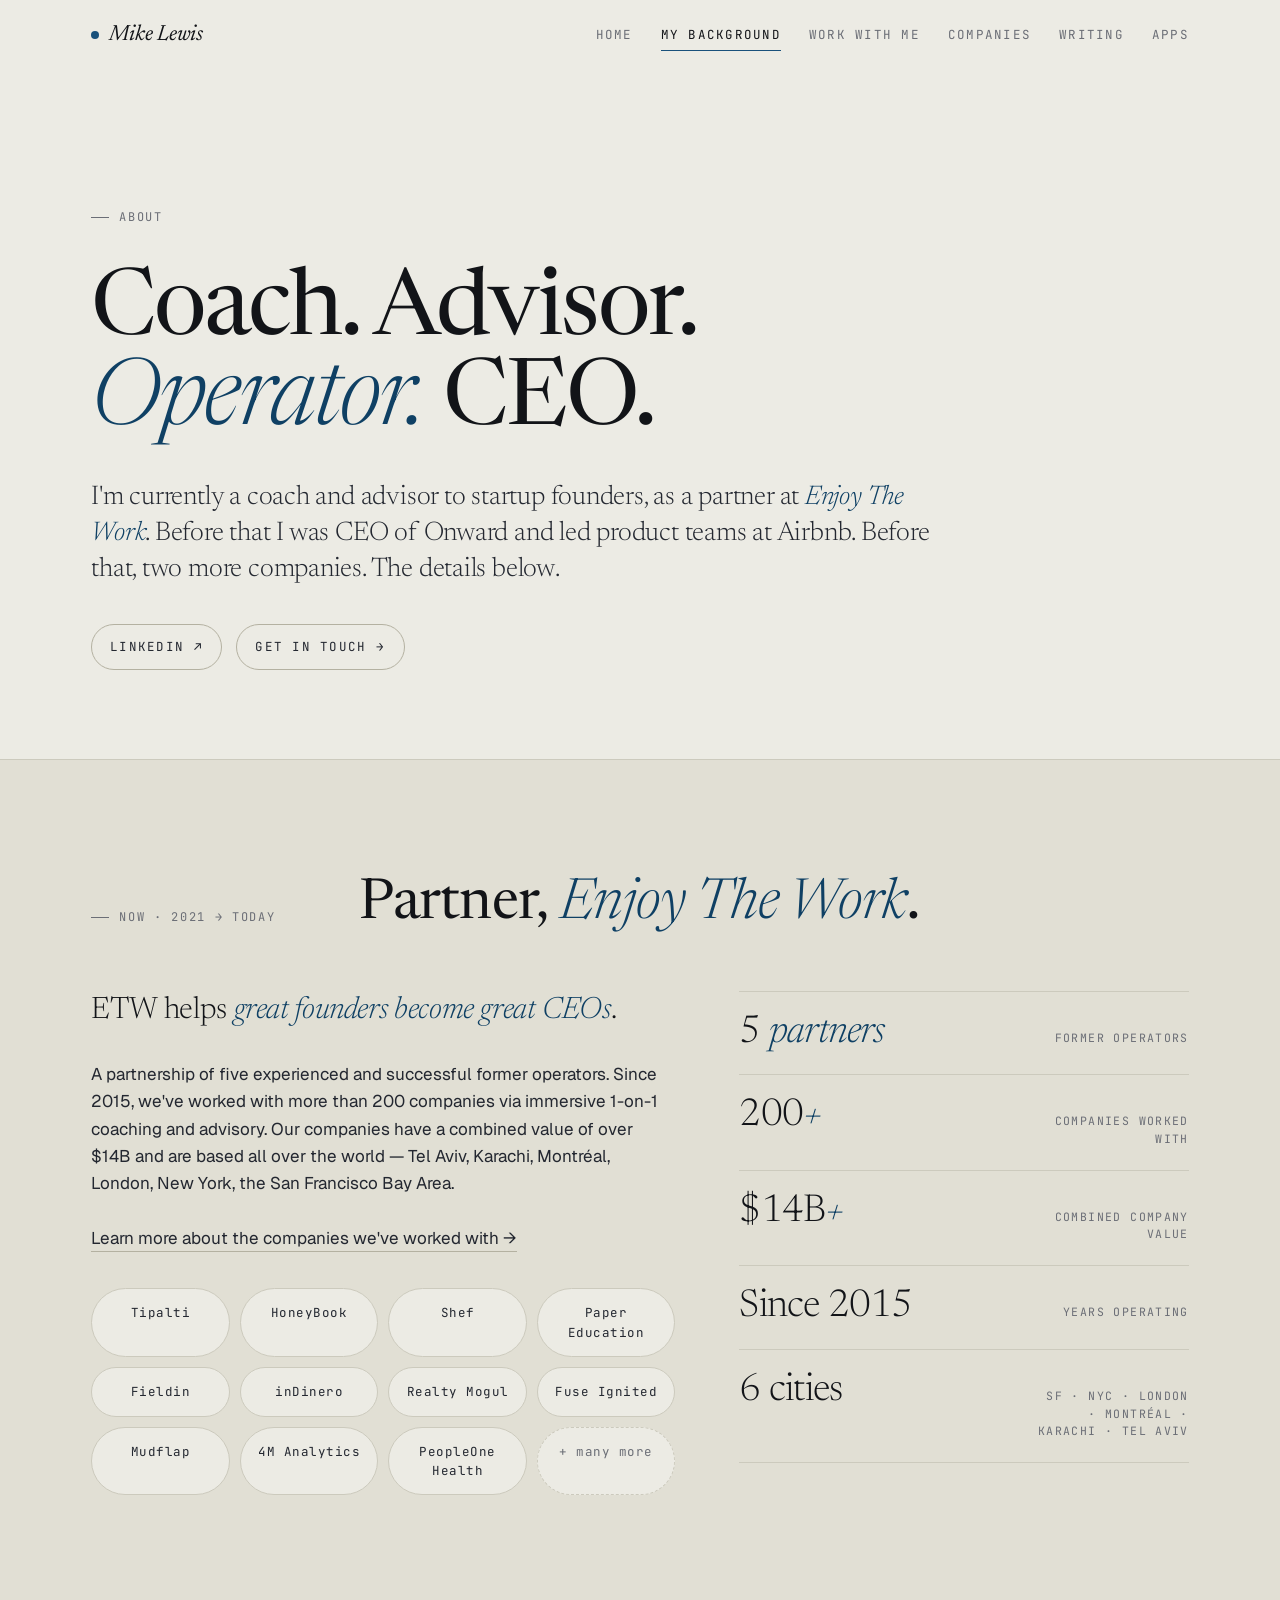
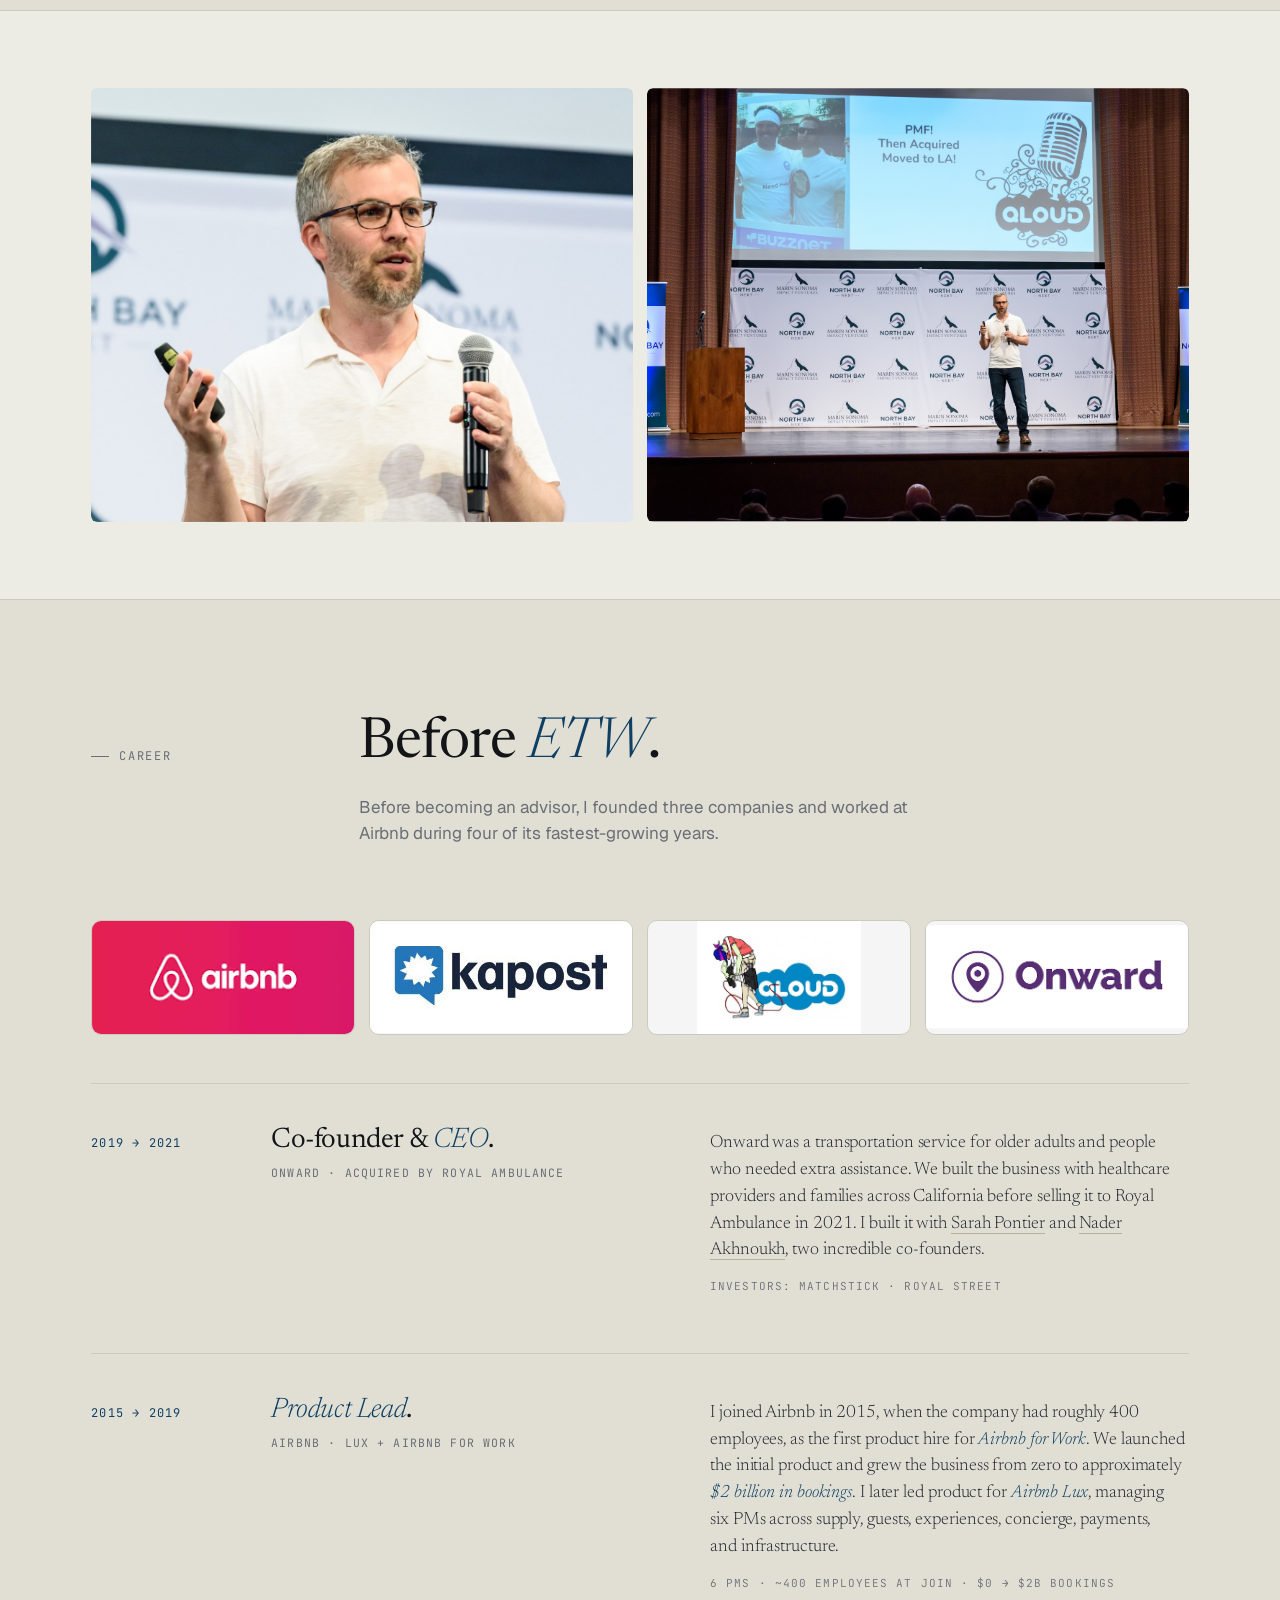
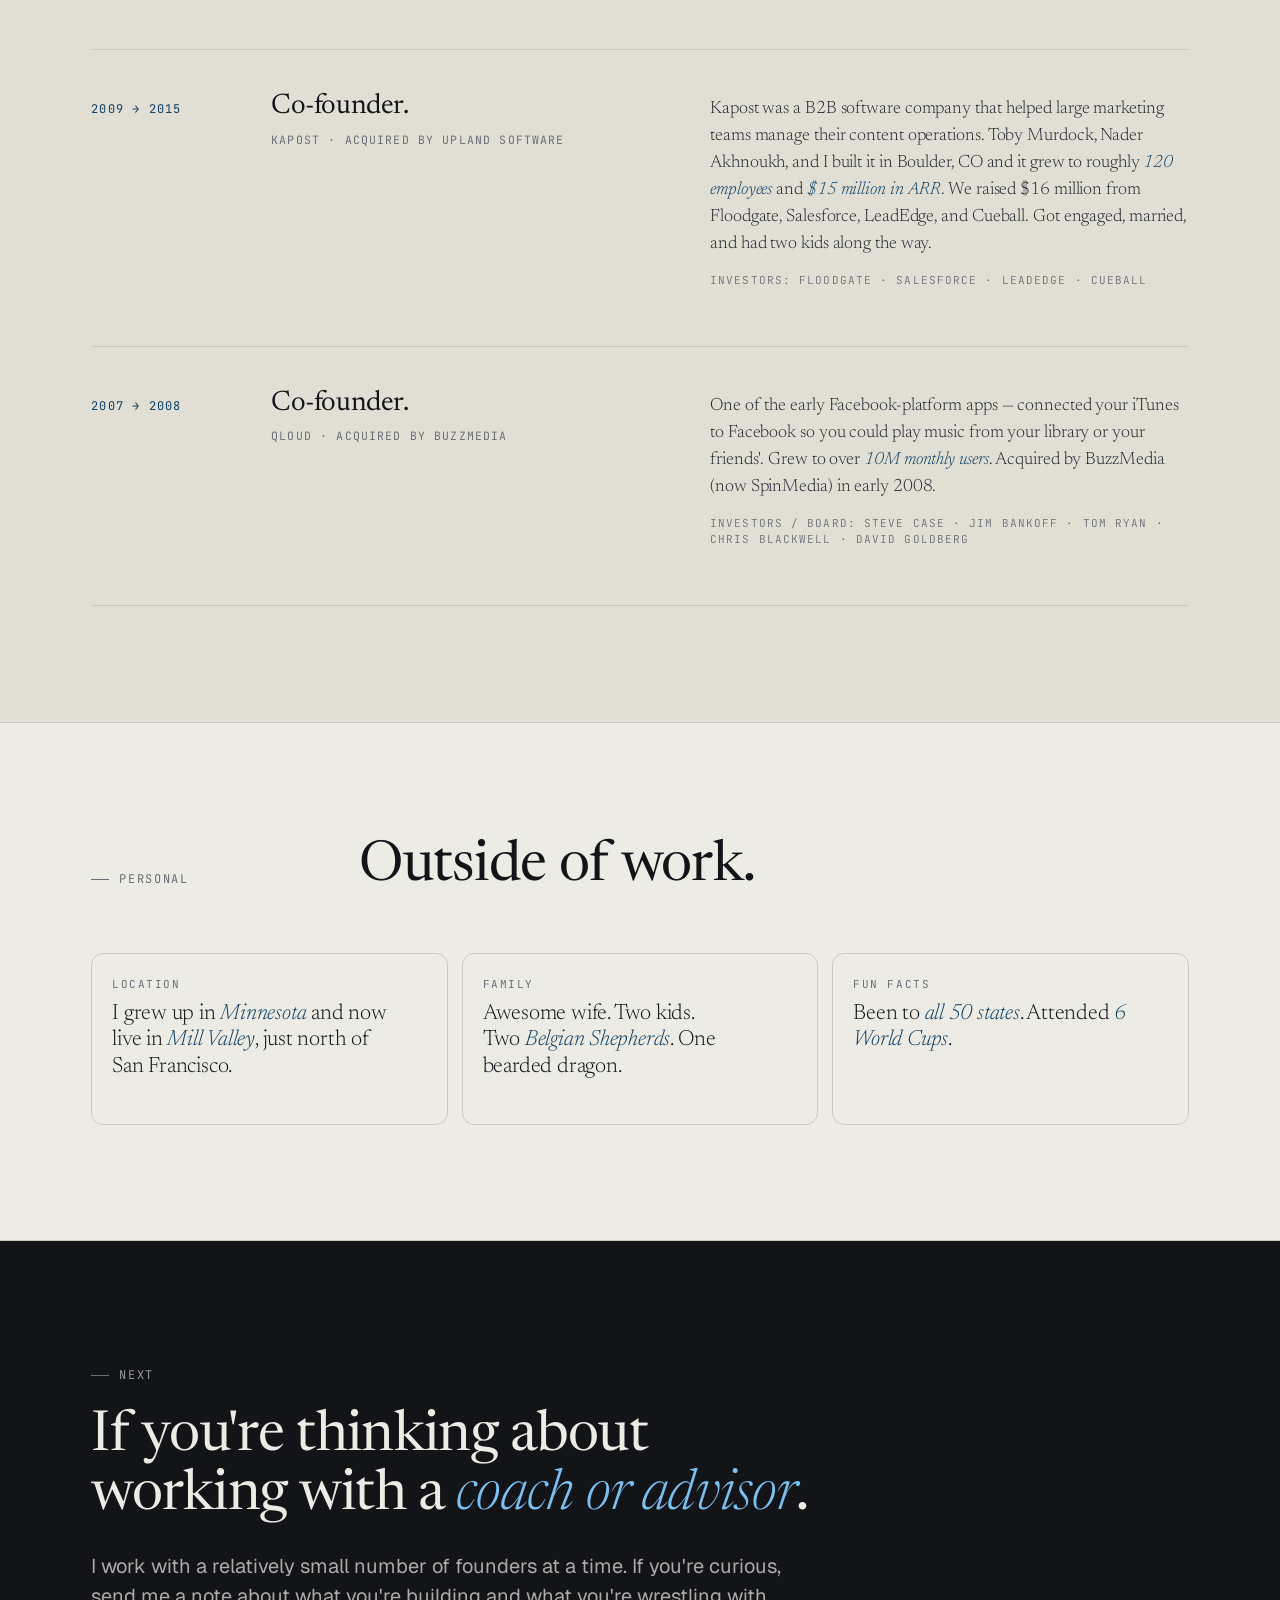
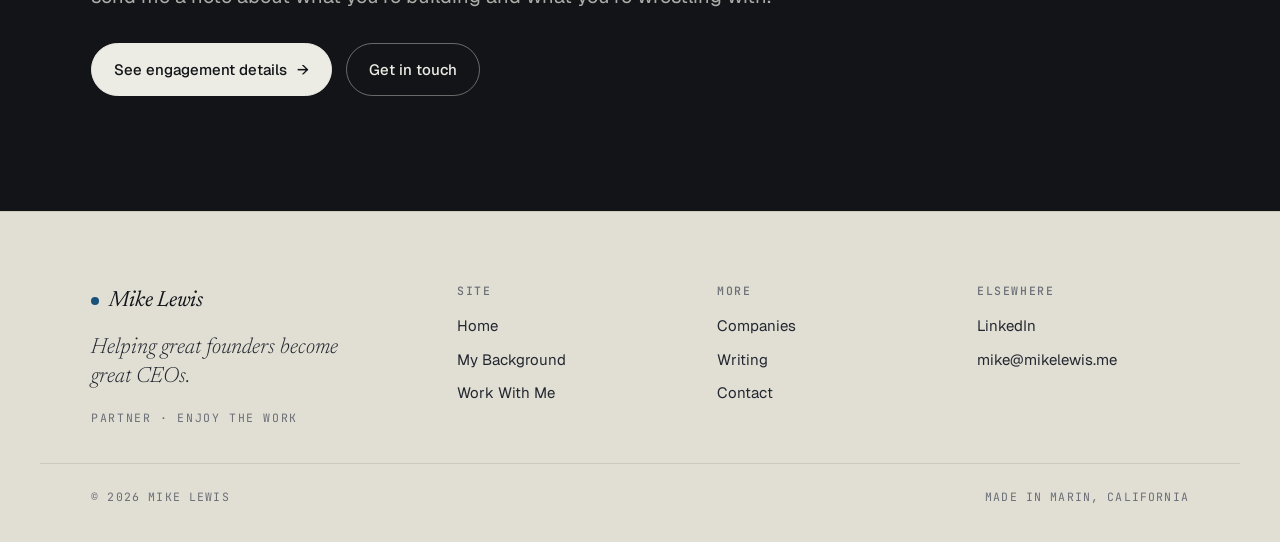
<file: my-background.html>
<!doctype html>
<html lang="en">
<head>
  <meta charset="utf-8" />
  <meta name="viewport" content="width=device-width, initial-scale=1" />
  <title>My Background — Mike Lewis</title>
  <meta name="description" content="Three companies founded and exited, four years scaling Airbnb, now coaching founders full-time." />
  <link rel="icon" type="image/svg+xml" href="favicon.svg" />
  <meta property="og:type" content="website" />
  <meta property="og:site_name" content="Mike Lewis" />
  <meta property="og:title" content="My Background — Mike Lewis" />
  <meta property="og:description" content="Three companies founded and exited, four years scaling Airbnb, now coaching founders full-time." />
  <meta property="og:image" content="https://mikelewis.me/images/Main%20Image%20of%20Mike.jpg" />
  <meta property="og:url" content="https://mikelewis.me/my-background.html" />
  <meta name="twitter:card" content="summary_large_image" />
  <link rel="stylesheet" href="site.css" />
  <script src="image-slot.js" defer></script>
  <style>
    .page-hero { padding: clamp(72px, 10vw, 140px) 0 clamp(56px, 7vw, 96px); }
    .page-hero h1 { max-width: 16ch; }
    .page-hero .lede { margin-top: 32px; max-width: 56ch; font-size: clamp(22px, 2.1vw, 28px); }

    .hero-cta {
      display: flex; gap: 14px; flex-wrap: wrap;
      margin-top: 36px;
    }
    .ext-link {
      display: inline-flex; align-items: center; gap: 10px;
      font-family: var(--mono);
      font-size: 12.5px;
      letter-spacing: 0.10em;
      text-transform: uppercase;
      padding: 12px 18px;
      border: 1px solid var(--rule-strong);
      border-radius: 999px;
      color: var(--ink-2);
      transition: background .15s ease, color .15s ease, border-color .15s ease;
    }
    .ext-link:hover { background: var(--ink); color: var(--paper); border-color: var(--ink); }
    .ext-link .arrow { font-family: var(--mono); }

    /* ETW now-block */
    .now-grid {
      display: grid;
      grid-template-columns: 1.3fr 1fr;
      gap: 64px;
      align-items: start;
    }
    @media (max-width: 900px) { .now-grid { grid-template-columns: 1fr; gap: 32px; } }

    .now-lede {
      font-family: var(--serif);
      font-size: clamp(24px, 2.4vw, 34px);
      font-weight: 300;
      line-height: 1.3;
      letter-spacing: -0.012em;
      color: var(--ink);
    }
    .now-lede em { color: var(--accent-ink); font-style: italic; }
    .now-body {
      margin-top: 28px;
      font-size: 17px;
      line-height: 1.6;
      color: var(--ink-2);
      max-width: 56ch;
    }

    .stat-stack {
      display: grid;
      gap: 0;
      border-top: 1px solid var(--rule);
    }
    .stat {
      padding: 22px 0;
      border-bottom: 1px solid var(--rule);
      display: grid;
      grid-template-columns: 1fr auto;
      gap: 16px;
      align-items: baseline;
    }
    .stat .figure {
      font-family: var(--serif);
      font-weight: 300;
      font-size: clamp(32px, 3vw, 44px);
      letter-spacing: -0.02em;
      line-height: 1;
    }
    .stat .figure em { color: var(--accent-ink); font-style: italic; }
    .stat .label {
      font-family: var(--mono);
      font-size: 11.5px;
      letter-spacing: 0.12em;
      text-transform: uppercase;
      color: var(--muted);
      text-align: right;
      max-width: 22ch;
    }

    /* ETW client list */
    .client-grid {
      display: grid;
      grid-template-columns: repeat(4, 1fr);
      gap: 10px;
      margin-top: 36px;
    }
    @media (max-width: 800px) { .client-grid { grid-template-columns: repeat(2, 1fr); } }
    .client-pill {
      font-family: var(--mono);
      font-size: 12.5px;
      letter-spacing: 0.04em;
      text-transform: none;
      padding: 14px 16px;
      border: 1px solid var(--rule);
      border-radius: 999px;
      background: var(--paper);
      color: var(--ink-2);
      text-align: center;
    }

    /* Career timeline */
    .career {
      display: flex;
      flex-direction: column;
      gap: 0;
      border-top: 1px solid var(--rule);
    }
    .role {
      display: grid;
      grid-template-columns: 140px 1fr 1.2fr;
      gap: 40px;
      padding: 40px 0;
      border-bottom: 1px solid var(--rule);
      align-items: baseline;
    }
    @media (max-width: 900px) {
      .role { grid-template-columns: 1fr; gap: 14px; padding: 32px 0; }
    }
    .role .when {
      font-family: var(--mono);
      font-size: 12px;
      letter-spacing: 0.10em;
      text-transform: uppercase;
      color: var(--accent-ink);
    }
    .role .what h3 {
      font-size: clamp(24px, 2.2vw, 32px);
      letter-spacing: -0.015em;
      line-height: 1.15;
      font-weight: 400;
      margin: 0 0 8px;
    }
    .role .what h3 em { color: var(--accent-ink); font-style: italic; font-weight: 300; }
    .role .what .where {
      font-family: var(--mono);
      font-size: 11.5px;
      letter-spacing: 0.10em;
      text-transform: uppercase;
      color: var(--muted);
    }
    .role .detail {
      font-family: var(--serif);
      font-size: clamp(17px, 1.4vw, 20px);
      font-weight: 300;
      line-height: 1.5;
      color: var(--ink-2);
      letter-spacing: -0.005em;
    }
    .role .detail em { color: var(--accent-ink); font-style: italic; }
    .role .detail .meta-line {
      display: block;
      margin-top: 14px;
      font-family: var(--mono);
      font-size: 11px;
      letter-spacing: 0.10em;
      text-transform: uppercase;
      color: var(--muted);
      font-style: normal;
    }

    /* Photo split */
    .photo-split {
      display: grid;
      grid-template-columns: 1fr 1fr;
      gap: 14px;
    }
    @media (max-width: 700px) { .photo-split { grid-template-columns: 1fr; } }
    .photo-split .slot {
      aspect-ratio: 4 / 5;
      border-radius: 6px;
      overflow: hidden;
    }
    .photo-split .slot.wide { aspect-ratio: 5 / 4; }
    .photo-split .slot image-slot { width: 100%; height: 100%; display: block; }

    .personal-grid {
      display: grid;
      grid-template-columns: 1fr 1fr 1fr;
      gap: 14px;
      margin-top: 24px;
    }
    @media (max-width: 800px) { .personal-grid { grid-template-columns: 1fr 1fr; } }
    .pcard {
      border: 1px solid var(--rule);
      border-radius: 12px;
      padding: 22px 20px;
      background: var(--paper);
    }
    .pcard .k {
      font-family: var(--mono);
      font-size: 11px;
      letter-spacing: 0.14em;
      text-transform: uppercase;
      color: var(--muted);
      margin-bottom: 8px;
    }
    .pcard .v {
      font-family: var(--serif);
      font-size: 22px;
      font-weight: 300;
      letter-spacing: -0.01em;
      line-height: 1.2;
      color: var(--ink);
    }
    .pcard .v em { color: var(--accent-ink); font-style: italic; }

    /* Logo strip */
    .logo-strip {
      display: grid;
      grid-template-columns: repeat(4, 1fr);
      gap: 14px;
      margin-top: 32px;
      margin-bottom: 48px;
    }
    @media (max-width: 700px) {
      .logo-strip { grid-template-columns: repeat(2, 1fr); }
    }
    .logo-slot {
      position: relative;
      aspect-ratio: 16 / 7;
      border: 1px solid var(--rule);
      border-radius: 10px;
      background: #fff;
      overflow: hidden;
      display: flex;
      align-items: center;
      justify-content: center;
    }
    .logo-slot image-slot {
      width: 100%; height: 100%; display: block;
      position: absolute; inset: 0;
      z-index: 1;
    }
    .logo-slot .logo-fallback {
      font-family: var(--serif);
      font-style: italic;
      font-size: clamp(22px, 2.4vw, 30px);
      font-weight: 300;
      letter-spacing: -0.015em;
      color: var(--muted);
      pointer-events: none;
      z-index: 0;
    }
  </style>
</head>
<body>

<header class="nav">
  <div class="nav-inner">
    <a href="index.html" class="brand"><span class="dot"></span> Mike Lewis</a>
    <nav class="nav-links" aria-label="Primary">
      <a href="index.html">Home</a>
      <a href="my-background.html" class="active">My Background</a>
      <a href="work-with-me.html">Work With Me</a>
      <a href="companies.html">Companies</a>
      <a href="writing.html">Writing</a>
      <a href="apps.html">Apps</a>
    </nav>
    <button class="nav-mobile-toggle" aria-label="Menu">≡</button>
  </div>
  <div class="nav-drawer" hidden>
    <nav class="nav-links" aria-label="Mobile">
      <a href="index.html">Home</a>
      <a href="my-background.html">My Background</a>
      <a href="work-with-me.html">Work With Me</a>
      <a href="companies.html">Companies</a>
      <a href="writing.html">Writing</a>
      <a href="apps.html">Apps</a>
    </nav>
  </div>
</header>

<main data-screen-label="My Background">

  <!-- HERO -->
  <section class="page-hero">
    <div class="wrap">
      <p class="eyebrow reveal">About</p>
      <h1 class="reveal" style="margin-top:28px;">
        Coach. Advisor. <em>Operator.</em> CEO.
      </h1>
      <p class="lede reveal">
        I'm currently a coach and advisor to startup founders, as a partner at
        <em class="italic">Enjoy The Work</em>. Before that I was CEO of Onward
        and led product teams at Airbnb. Before that, two more companies. The
        details below.
      </p>
      <div class="hero-cta reveal">
        <a class="ext-link" href="https://www.linkedin.com/in/mikelewis/" target="_blank" rel="noopener">
          LinkedIn <span class="arrow">↗</span>
        </a>
        <a class="ext-link" href="contact.html">
          Get in touch <span class="arrow">→</span>
        </a>
      </div>
    </div>
  </section>

  <!-- NOW · ETW -->
  <section style="background:var(--paper-2);" data-screen-label="My Background / Now">
    <div class="wrap">
      <div class="section-head reveal">
        <div class="label"><span class="eyebrow">Now · 2021 → today</span></div>
        <h2>Partner, <em>Enjoy The Work</em>.</h2>
      </div>

      <div class="now-grid">
        <div class="reveal">
          <p class="now-lede">
            ETW helps <em>great founders become great CEOs</em>.
          </p>
          <p class="now-body">
            A partnership of five experienced and successful former operators.
            Since 2015, we've worked with more than 200 companies via immersive
            1-on-1 coaching and advisory. Our companies have a combined value
            of over $14B and are based all over the world — Tel Aviv, Karachi,
            Montréal, London, New York, the San Francisco Bay Area.
          </p>
          <p class="now-body">
            <a href="https://enjoythework.com/companies/" target="_blank" rel="noopener" style="border-bottom:1px solid var(--rule-strong); padding-bottom:2px;">Learn more about the companies we've worked with →</a>
          </p>
          <div class="client-grid">
            <span class="client-pill">Tipalti</span>
            <span class="client-pill">HoneyBook</span>
            <span class="client-pill">Shef</span>
            <span class="client-pill">Paper Education</span>
            <span class="client-pill">Fieldin</span>
            <span class="client-pill">inDinero</span>
            <span class="client-pill">Realty Mogul</span>
            <span class="client-pill">Fuse Ignited</span>
            <span class="client-pill">Mudflap</span>
            <span class="client-pill">4M Analytics</span>
            <span class="client-pill">PeopleOne Health</span>
            <span class="client-pill" style="border-style:dashed; color:var(--muted);">+ many more</span>
          </div>
        </div>

        <div class="stat-stack reveal">
          <div class="stat">
            <span class="figure">5 <em>partners</em></span>
            <span class="label">Former operators</span>
          </div>
          <div class="stat">
            <span class="figure">200<em>+</em></span>
            <span class="label">Companies worked with</span>
          </div>
          <div class="stat">
            <span class="figure">$14B<em>+</em></span>
            <span class="label">Combined company value</span>
          </div>
          <div class="stat">
            <span class="figure">Since 2015</span>
            <span class="label">Years operating</span>
          </div>
          <div class="stat">
            <span class="figure">6 cities</span>
            <span class="label">SF · NYC · London · Montréal · Karachi · Tel Aviv</span>
          </div>
        </div>
      </div>
    </div>
  </section>

  <!-- PHOTO SPLIT -->
  <section style="padding-top: 0; padding-bottom: 0;" data-screen-label="My Background / Photos">
    <div class="wrap" style="padding-top: clamp(48px,6vw,80px); padding-bottom: clamp(48px,6vw,80px);">
      <div class="photo-split reveal">
        <div class="slot wide">
          <image-slot
            id="bg-photo-1"
            src="images/Mike%20Presenting%205x4.jpg"
            shape="rounded"
            radius="6px"
            placeholder="Mike with co-founders or team. Candid.">
          </image-slot>
        </div>
        <div class="slot wide">
          <image-slot
            id="bg-photo-2"
            src="images/Mike%20Presenting%20at%20MSIV%20Next.jpg"
            shape="rounded"
            radius="6px"
            placeholder="Mike at work — desk, whiteboard, founder session.">
          </image-slot>
        </div>
      </div>
    </div>
  </section>

  <!-- CAREER TIMELINE -->
  <section style="background:var(--paper-2);" data-screen-label="My Background / Career">
    <div class="wrap">
      <div class="section-head reveal">
        <div class="label"><span class="eyebrow">Career</span></div>
        <div>
          <h2>Before <em>ETW</em>.</h2>
          <p class="muted" style="max-width:52ch; margin-top:20px;">
            Before becoming an advisor, I founded three companies and worked at
            Airbnb during four of its fastest-growing years.
          </p>
        </div>
      </div>

      <!-- LOGO STRIP -->
      <div class="logo-strip reveal" aria-label="Companies">
        <div class="logo-slot">
          <image-slot
            id="logo-airbnb"
            src="images/Logos/Airbnb%20logo.png"
            shape="rect"
            fit="cover"
            placeholder="Airbnb logo (SVG)">
          </image-slot>
          <span class="logo-fallback">Airbnb</span>
        </div>
        <div class="logo-slot">
          <image-slot
            id="logo-kapost"
            src="images/Logos/kapost-clean.png"
            shape="rect"
            fit="contain"
            placeholder="Kapost logo (SVG)">
          </image-slot>
          <span class="logo-fallback">Kapost</span>
        </div>
        <div class="logo-slot">
          <image-slot
            id="logo-qloud"
            src="images/Logos/qloud-clean.png"
            shape="rect"
            fit="contain"
            placeholder="Qloud logo (SVG)">
          </image-slot>
          <span class="logo-fallback">Qloud</span>
        </div>
        <div class="logo-slot">
          <image-slot
            id="logo-onward"
            src="images/Logos/onward-clean.png"
            shape="rect"
            fit="contain"
            placeholder="Onward logo (SVG)">
          </image-slot>
          <span class="logo-fallback">Onward</span>
        </div>
      </div>

      <div class="career reveal">

        <div class="role">
          <span class="when">2019 → 2021</span>
          <div class="what">
            <h3>Co-founder &amp; <em>CEO</em>.</h3>
            <p class="where">Onward · acquired by Royal Ambulance</p>
          </div>
          <p class="detail">
            Onward was a transportation service for older adults and people who
            needed extra assistance. We built the business with healthcare
            providers and families across California before selling it to Royal
            Ambulance in 2021. I built it with <a href="https://www.linkedin.com/in/sarah-pontier-7b647a2a/" target="_blank" rel="noopener" style="border-bottom:1px solid var(--rule-strong);">Sarah Pontier</a>
            and <a href="https://www.linkedin.com/in/nakhnoukh/" target="_blank" rel="noopener" style="border-bottom:1px solid var(--rule-strong);">Nader Akhnoukh</a>, two incredible co-founders.
            <span class="meta-line">Investors: Matchstick · Royal Street</span>
          </p>
        </div>

        <div class="role">
          <span class="when">2015 → 2019</span>
          <div class="what">
            <h3><em>Product Lead</em>.</h3>
            <p class="where">Airbnb · Lux + Airbnb for Work</p>
          </div>
          <p class="detail">
            I joined Airbnb in 2015, when the company had roughly 400 employees,
            as the first product hire for <em>Airbnb for Work</em>. We launched the
            initial product and grew the business from zero to approximately
            <em>$2 billion in bookings</em>. I later led product for
            <em>Airbnb Lux</em>, managing six PMs across supply, guests,
            experiences, concierge, payments, and infrastructure.
            <span class="meta-line">6 PMs · ~400 employees at join · $0 → $2B bookings</span>
          </p>
        </div>

        <div class="role">
          <span class="when">2009 → 2015</span>
          <div class="what">
            <h3>Co-founder.</h3>
            <p class="where">Kapost · acquired by Upland Software</p>
          </div>
          <p class="detail">
            Kapost was a B2B software company that helped large marketing teams
            manage their content operations. Toby Murdock, Nader Akhnoukh, and I
            built it in Boulder, CO and it grew to roughly <em>120 employees</em>
            and <em>$15 million in ARR</em>. We raised $16 million from Floodgate,
            Salesforce, LeadEdge, and Cueball. Got engaged, married, and had two
            kids along the way.
            <span class="meta-line">Investors: Floodgate · Salesforce · LeadEdge · Cueball</span>
          </p>
        </div>

        <div class="role">
          <span class="when">2007 → 2008</span>
          <div class="what">
            <h3>Co-founder.</h3>
            <p class="where">Qloud · acquired by BuzzMedia</p>
          </div>
          <p class="detail">
            One of the early Facebook-platform apps — connected your iTunes to
            Facebook so you could play music from your library or your friends'.
            Grew to over <em>10M monthly users</em>. Acquired by BuzzMedia (now
            SpinMedia) in early 2008.
            <span class="meta-line">Investors / board: Steve Case · Jim Bankoff · Tom Ryan · Chris Blackwell · David Goldberg</span>
          </p>
        </div>

      </div>


    </div>
  </section>

  <!-- PERSONAL -->
  <section data-screen-label="My Background / Personal">
    <div class="wrap">
      <div class="section-head reveal">
        <div class="label"><span class="eyebrow">Personal</span></div>
        <h2>Outside of work.</h2>
      </div>

      <div class="personal-grid reveal">
        <div class="pcard">
          <p class="k">Location</p>
          <p class="v">I grew up in <em>Minnesota</em> and now live in <em>Mill Valley</em>, just north of San Francisco.</p>
        </div>
        <div class="pcard">
          <p class="k">Family</p>
          <p class="v">Awesome wife. Two kids. Two <em>Belgian Shepherds</em>. One bearded dragon.</p>
        </div>
        <div class="pcard">
          <p class="k">Fun facts</p>
          <p class="v">Been to <em>all 50 states</em>. Attended <em>6 World Cups</em>.</p>
        </div>
      </div>
    </div>
  </section>

  <!-- CTA -->
  <section style="background:var(--ink); color:var(--paper);" data-screen-label="My Background / CTA">
    <div class="wrap">
      <p class="eyebrow reveal" style="color:var(--muted-2); margin-bottom:24px;">Next</p>
      <h2 class="reveal" style="color:var(--paper); max-width: 26ch;">If you're thinking about working with a <em style="color:oklch(0.78 0.10 240);">coach or advisor</em>.</h2>
      <p class="reveal" style="font-size:20px; line-height:1.5; max-width:54ch; margin:24px 0 32px; color:color-mix(in oklab, var(--paper) 70%, transparent);">
        I work with a relatively small number of founders at a time. If you're
        curious, send me a note about what you're building and what you're
        wrestling with.
      </p>
      <div style="display:flex; gap:14px; flex-wrap:wrap;" class="reveal">
        <a href="work-with-me.html" class="btn" style="background:var(--paper); color:var(--ink); border-color:var(--paper);">See engagement details <span class="arrow">→</span></a>
        <a href="contact.html" class="btn ghost" style="color:var(--paper); border-color: color-mix(in oklab, var(--paper) 40%, transparent);">Get in touch</a>
      </div>
    </div>
  </section>

</main>

<footer class="footer">
  <div class="footer-inner">
    <div>
      <a href="index.html" class="brand"><span class="dot"></span> Mike Lewis</a>
      <p class="tagline" style="margin-top:16px;">Helping great founders become great CEOs.</p>
      <p class="mono" style="font-size:11.5px; letter-spacing:0.14em; text-transform:uppercase; color:var(--muted); margin:0;">Partner · Enjoy The Work</p>
    </div>
    <div>
      <h4>Site</h4>
      <ul class="footer-nav">
        <li><a href="index.html">Home</a></li>
        <li><a href="my-background.html">My Background</a></li>
        <li><a href="work-with-me.html">Work With Me</a></li>
      </ul>
    </div>
    <div>
      <h4>More</h4>
      <ul class="footer-nav">
        <li><a href="companies.html">Companies</a></li>
        <li><a href="writing.html">Writing</a></li>
        <li><a href="contact.html">Contact</a></li>
      </ul>
    </div>
    <div>
      <h4>Elsewhere</h4>
      <ul>
        <li><a href="https://www.linkedin.com/in/mikelewis/" target="_blank" rel="noopener">LinkedIn</a></li>
        <li><a href="mailto:mike@mikelewis.me">mike@mikelewis.me</a></li>
      </ul>
    </div>
  </div>
  <div class="footer-meta">
    <span>© 2026 Mike Lewis</span>
    <span>Made in Marin, California</span>
  </div>
</footer>

<script src="site.js"></script>
</body>
</html>
</file>
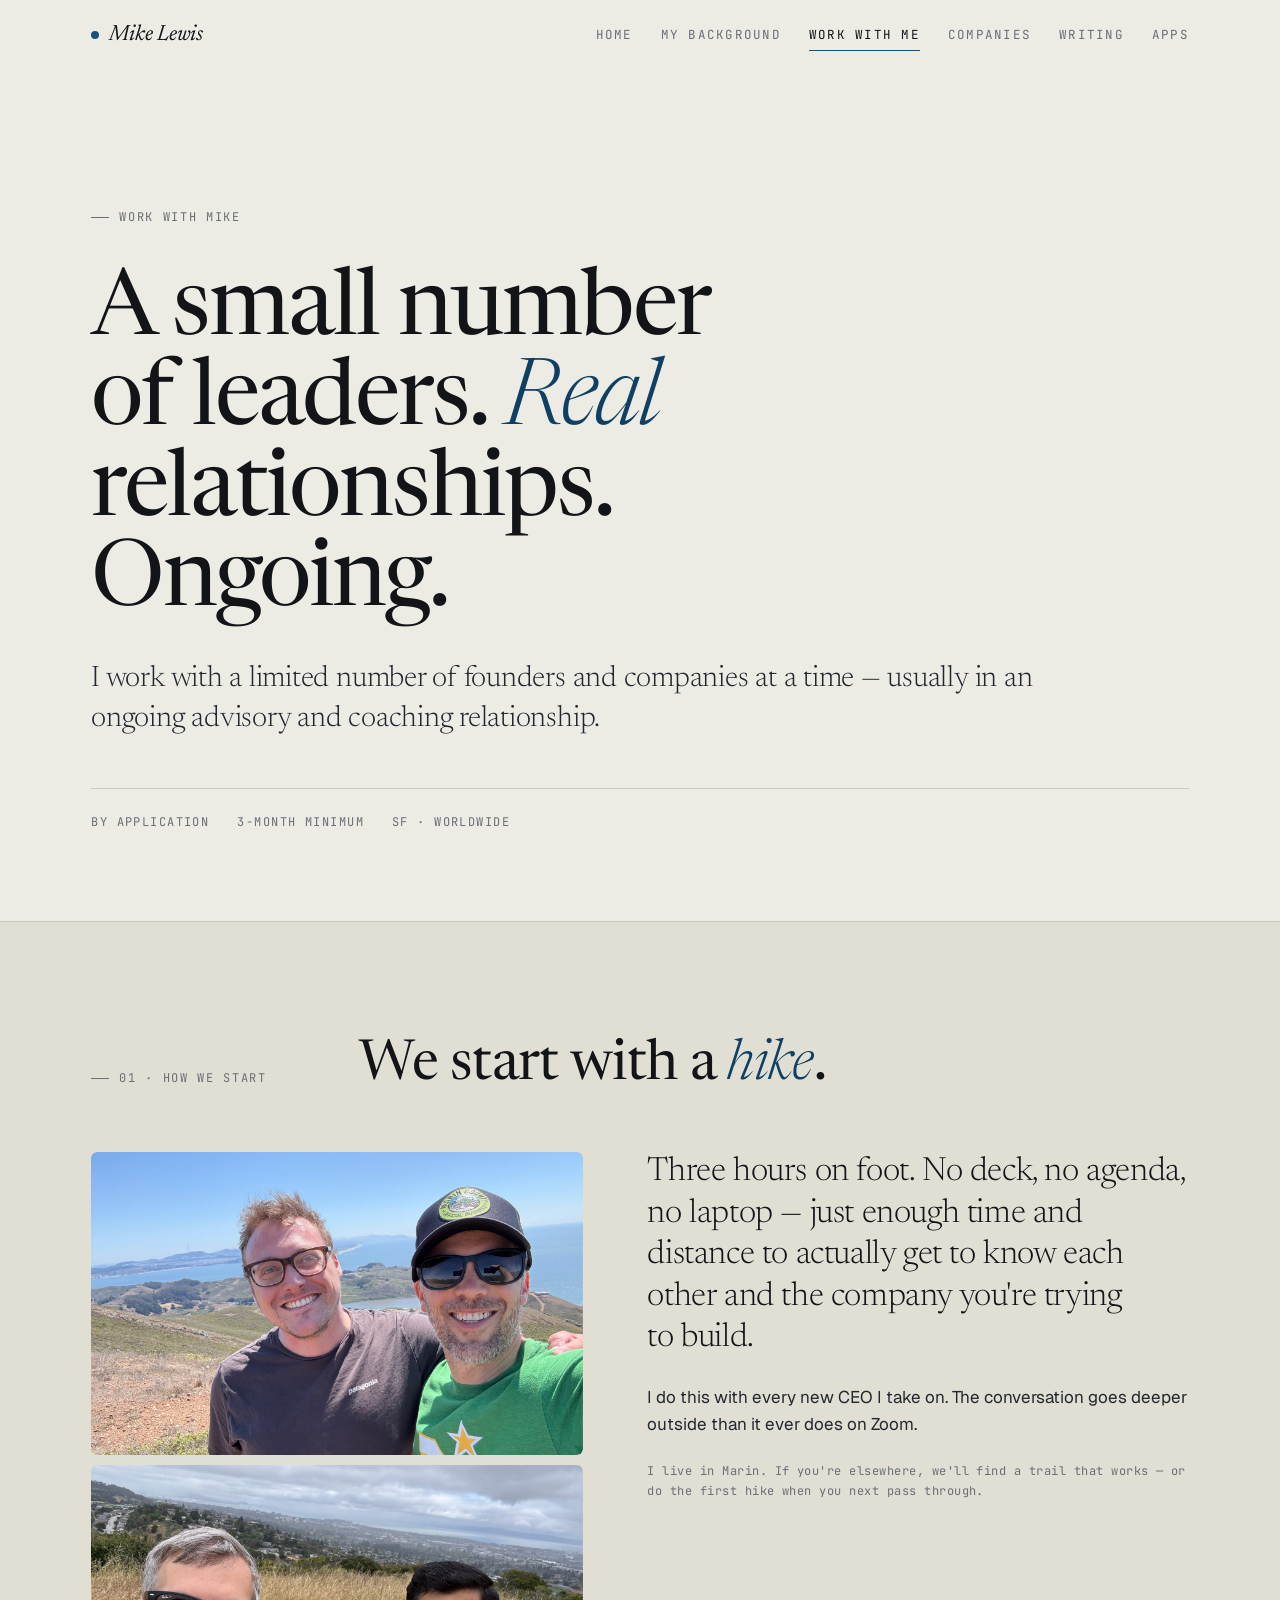
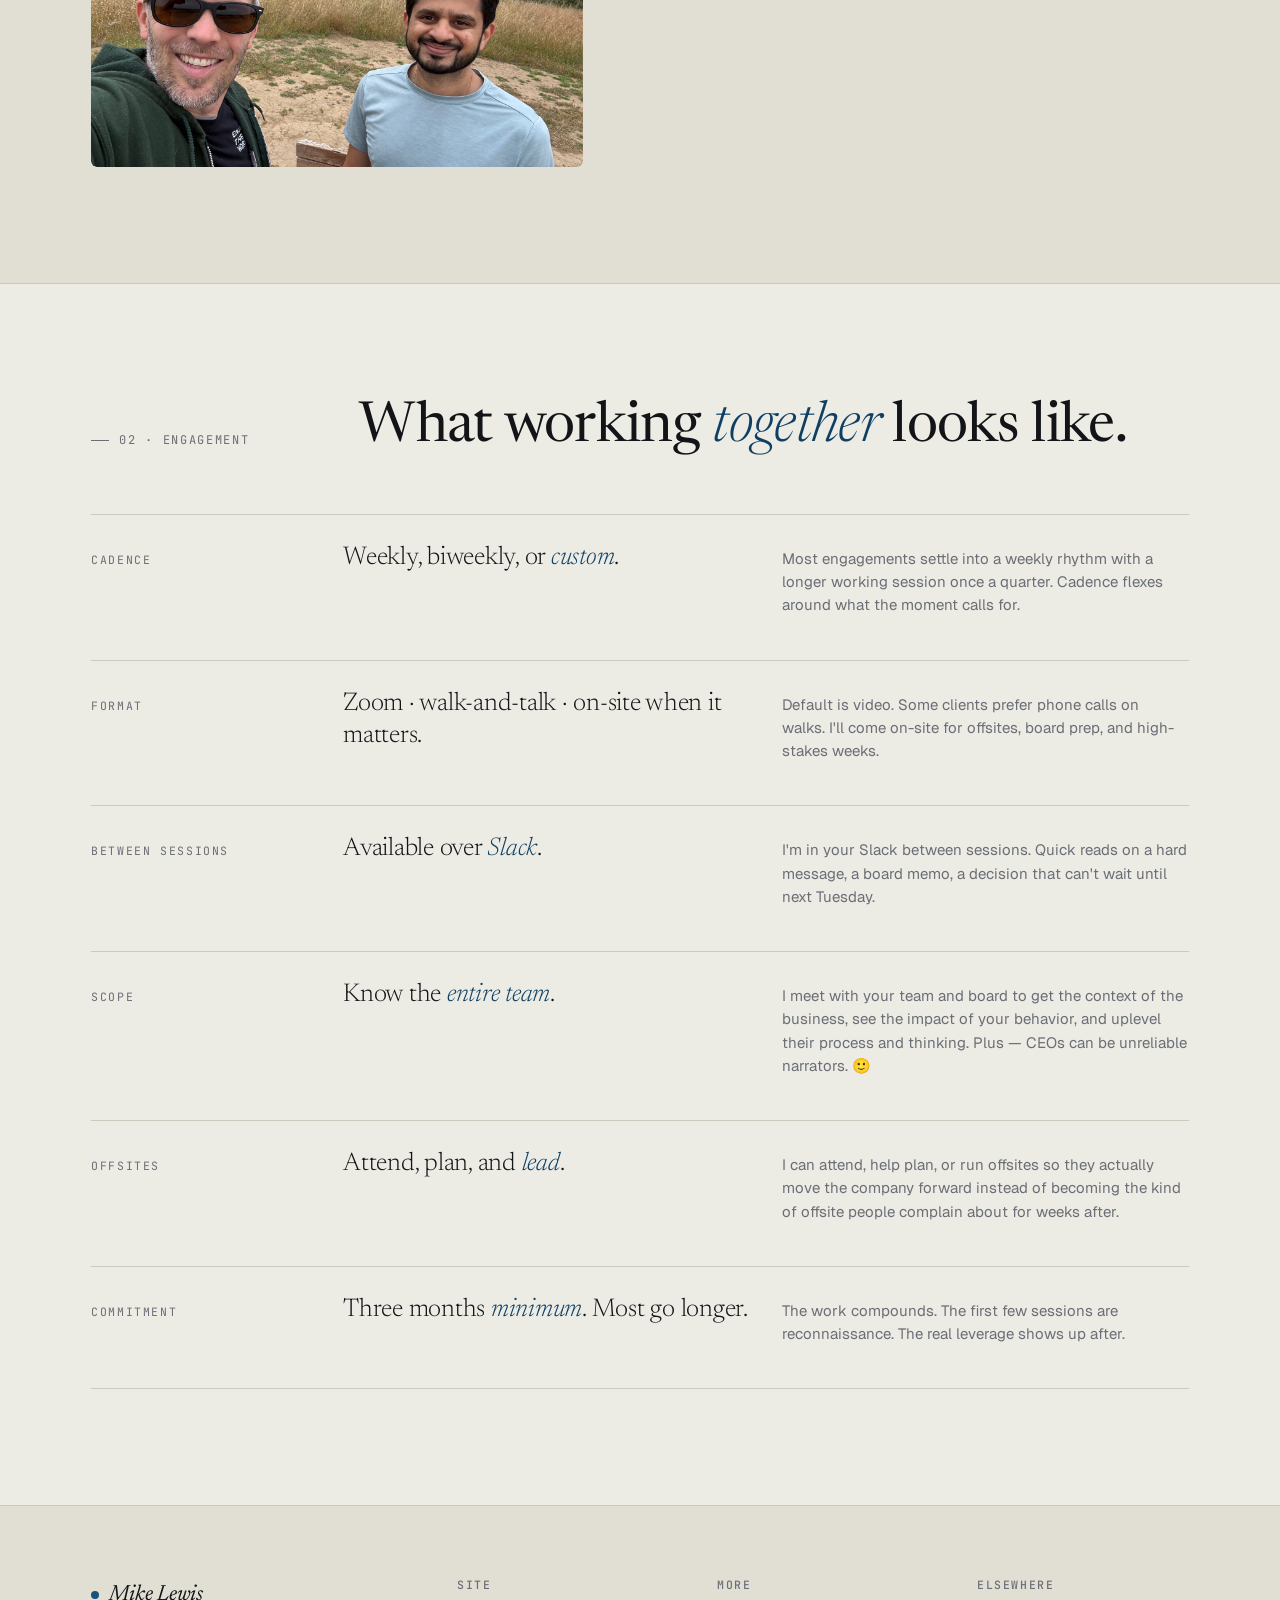
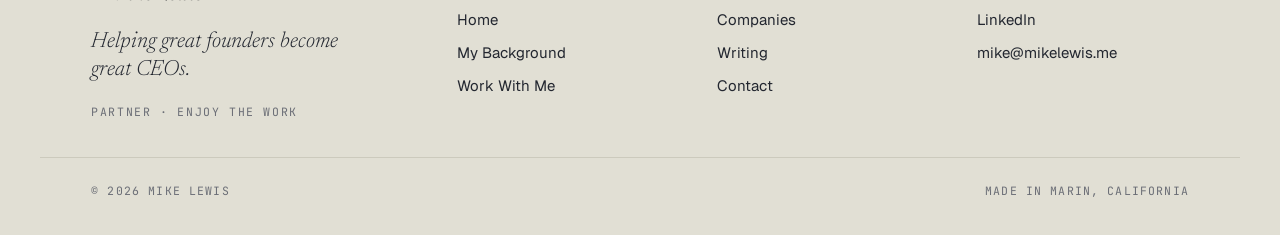
<file: work-with-me.html>
<!doctype html>
<html lang="en">
<head>
  <meta charset="utf-8" />
  <meta name="viewport" content="width=device-width, initial-scale=1" />
  <title>Work With Me — Mike Lewis</title>
  <meta name="description" content="How Mike works with founders: an ongoing coaching and advisory relationship — starting with a hike." />
  <link rel="icon" type="image/svg+xml" href="favicon.svg" />
  <meta property="og:type" content="website" />
  <meta property="og:site_name" content="Mike Lewis" />
  <meta property="og:title" content="Work With Me — Mike Lewis" />
  <meta property="og:description" content="How Mike works with founders: an ongoing coaching and advisory relationship — starting with a hike." />
  <meta property="og:image" content="https://mikelewis.me/images/Main%20Image%20of%20Mike.jpg" />
  <meta property="og:url" content="https://mikelewis.me/work-with-me.html" />
  <meta name="twitter:card" content="summary_large_image" />
  <link rel="stylesheet" href="site.css" />
  <script src="image-slot.js" defer></script>
  <style>
    .page-hero { padding: clamp(72px, 10vw, 140px) 0 clamp(56px, 7vw, 96px); }
    .page-hero h1 { max-width: 16ch; }
    .page-hero .lede { margin-top: 32px; max-width: 56ch; }

    .twocol {
      display: grid;
      grid-template-columns: 1fr 1fr;
      gap: 18px;
    }
    @media (max-width: 900px) { .twocol { grid-template-columns: 1fr; } }

    .stack-card {
      border: 1px solid var(--rule);
      border-radius: 14px;
      padding: 32px 28px;
      background: var(--paper);
      display: flex; flex-direction: column; gap: 14px;
    }
    .stack-card h3 {
      font-size: clamp(24px, 2.2vw, 32px);
      letter-spacing: -0.015em;
    }
    .stack-card .role {
      font-family: var(--mono); font-size: 11.5px;
      letter-spacing: 0.14em; text-transform: uppercase; color: var(--muted);
    }
    .stack-card ul { list-style: none; padding: 0; margin: 8px 0 0; display:flex; flex-direction:column; gap:12px; }
    .stack-card ul li {
      padding-left: 22px;
      position: relative;
      color: var(--ink-2);
      line-height: 1.5;
    }
    .stack-card ul li::before {
      content: "→";
      position: absolute; left: 0; top: 0;
      color: var(--accent-ink);
      font-family: var(--mono);
      font-size: 14px;
    }
    .stack-card.dark {
      background: var(--ink);
      color: var(--paper);
      border-color: var(--ink);
    }
    .stack-card.dark .role { color: var(--muted-2); }
    .stack-card.dark h3 { color: var(--paper); }
    .stack-card.dark ul li { color: color-mix(in oklab, var(--paper) 75%, transparent); }
    .stack-card.dark ul li::before { color: oklch(0.78 0.13 60); }

    .engagement {
      display: grid;
      grid-template-columns: 220px 1fr 1fr;
      gap: 32px;
      padding: 28px 0;
      border-bottom: 1px solid var(--rule);
      align-items: baseline;
    }
    .engagement:first-of-type { border-top: 1px solid var(--rule); }
    .engagement .label { font-family: var(--mono); font-size: 11.5px; letter-spacing: 0.14em; text-transform: uppercase; color: var(--muted); padding-top: 6px; }
    .engagement .title {
      font-family: var(--serif);
      font-size: clamp(22px, 2vw, 28px);
      font-weight: 300;
      line-height: 1.25;
      letter-spacing: -0.01em;
    }
    .engagement .title em { color: var(--accent-ink); font-style: italic; }
    .engagement .desc { color: var(--muted); font-size: 15px; line-height: 1.55; }
    @media (max-width: 800px) {
      .engagement { grid-template-columns: 1fr; gap: 8px; }
    }

    .compare {
      display: grid;
      grid-template-columns: 1fr 1fr;
      gap: 0;
      border: 1px solid var(--rule-strong);
      border-radius: 14px;
      overflow: hidden;
    }
    @media (max-width: 800px) { .compare { grid-template-columns: 1fr; } }
    .compare > div { padding: 32px; }
    .compare .is { background: var(--paper); border-right: 1px solid var(--rule); }
    .compare .isnt { background: var(--paper-3); }
    @media (max-width: 800px) {
      .compare .is { border-right: none; border-bottom: 1px solid var(--rule); }
    }
    .compare h3 {
      font-size: 24px;
      margin-bottom: 16px;
    }
    .compare .is h3 em { color: var(--accent-ink); font-style: italic; }
    .compare ul { list-style:none; padding:0; margin:0; display:flex; flex-direction:column; gap:10px; }
    .compare ul li {
      padding-left: 20px;
      position: relative;
      color: var(--ink-2);
      line-height: 1.5;
    }
    .compare .is ul li::before {
      content: "+"; position:absolute; left:0; color: oklch(0.55 0.13 145); font-family: var(--mono); font-weight:500;
    }
    .compare .isnt ul li::before {
      content: "−"; position:absolute; left:0; color: var(--muted); font-family: var(--mono); font-weight:500;
    }

    /* Hike intro */
    .hike-grid {
      display: grid;
      grid-template-columns: 1fr 1.1fr;
      gap: clamp(40px, 5vw, 72px);
      align-items: start;
    }
    @media (max-width: 900px) { .hike-grid { grid-template-columns: 1fr; gap: 32px; } }
    .hike-photo {
      aspect-ratio: 4 / 5;
      display: flex;
      flex-direction: column;
      gap: 10px;
    }
    .hike-photo .pane {
      flex: 1;
      min-height: 0;
      border-radius: 6px;
      overflow: hidden;
    }
    .hike-photo image-slot { width: 100%; height: 100%; display: block; }
    .hike-body { display: flex; flex-direction: column; gap: 24px; }
    .hike-lede {
      font-family: var(--serif);
      font-size: clamp(24px, 2.6vw, 36px);
      font-weight: 300;
      line-height: 1.25;
      letter-spacing: -0.012em;
      color: var(--ink);
      margin: 0;
      max-width: 30ch;
    }
    .hike-lede em { color: var(--accent-ink); font-style: italic; }
    .hike-body-text {
      font-size: 17px;
      line-height: 1.6;
      color: var(--ink-2);
      max-width: 56ch;
      margin: 0;
    }
    .hike-meta {
      display: grid;
      grid-template-columns: 1fr 1fr;
      gap: 0;
      border-top: 1px solid var(--rule);
      margin-top: 8px;
    }
    .hike-fact {
      padding: 18px 0;
      border-bottom: 1px solid var(--rule);
      display: flex;
      flex-direction: column;
      gap: 4px;
    }
    .hike-fact:nth-child(odd) { padding-right: 24px; border-right: 1px solid var(--rule); }
    .hike-fact:nth-child(even) { padding-left: 24px; }
    .hike-fact .k {
      font-family: var(--mono);
      font-size: 11px;
      letter-spacing: 0.14em;
      text-transform: uppercase;
      color: var(--muted);
    }
    .hike-fact .v {
      font-family: var(--serif);
      font-size: clamp(18px, 1.6vw, 22px);
      font-weight: 300;
      letter-spacing: -0.01em;
      color: var(--ink);
      line-height: 1.25;
    }
    .hike-note {
      font-family: var(--mono);
      font-size: 12px;
      letter-spacing: 0.04em;
      color: var(--muted);
      margin: 0;
      line-height: 1.6;
    }
  </style>
</head>
<body>

<header class="nav">
  <div class="nav-inner">
    <a href="index.html" class="brand"><span class="dot"></span> Mike Lewis</a>
    <nav class="nav-links" aria-label="Primary">
      <a href="index.html">Home</a>
      <a href="my-background.html">My Background</a>
      <a href="work-with-me.html" class="active">Work With Me</a>
      <a href="companies.html">Companies</a>
      <a href="writing.html">Writing</a>
      <a href="apps.html">Apps</a>
    </nav>
    <button class="nav-mobile-toggle" aria-label="Menu">≡</button>
  </div>
  <div class="nav-drawer" hidden>
    <nav class="nav-links" aria-label="Mobile">
      <a href="index.html">Home</a>
      <a href="my-background.html">My Background</a>
      <a href="work-with-me.html">Work With Me</a>
      <a href="companies.html">Companies</a>
      <a href="writing.html">Writing</a>
      <a href="apps.html">Apps</a>
    </nav>
  </div>
</header>

<main data-screen-label="Work With Me">

  <section class="page-hero">
    <div class="wrap">
      <p class="eyebrow reveal">Work with Mike</p>
      <h1 class="reveal" style="margin-top:28px;">
        A small number of leaders. <em>Real</em> relationships. Ongoing.
      </h1>
      <p class="lede reveal">
        I work with a limited number of founders and companies at a time —
        usually in an ongoing advisory and coaching relationship.
      </p>
      <div class="hero-meta reveal" style="display:flex; gap:28px; margin-top:48px; padding-top:24px; border-top:1px solid var(--rule); font-family:var(--mono); font-size:12px; letter-spacing:0.12em; text-transform:uppercase; color:var(--muted); flex-wrap:wrap;">
        <span>By application</span>
        <span>3-month minimum</span>
        <span>SF · Worldwide</span>
      </div>
    </div>
  </section>

  <!-- HOW WE START -->
  <section style="background:var(--paper-2);" data-screen-label="Work With Me / Start with a hike">
    <div class="wrap">
      <div class="section-head reveal">
        <div class="label"><span class="eyebrow">01 · How we start</span></div>
        <h2>We start with a <em>hike</em>.</h2>
      </div>

      <div class="hike-grid">
        <div class="hike-photo reveal">
          <div class="pane">
            <image-slot
              id="hike-photo-1"
              src="images/Max%20%26%20MIke%20Hike.jpeg"
              shape="rounded"
              radius="6px"
              placeholder="Trail shot — Mike + founder mid-hike.">
            </image-slot>
          </div>
          <div class="pane">
            <image-slot
              id="hike-photo-2"
              src="images/Avinash%20%26%20Mike%20Hike%202.jpeg"
              shape="rounded"
              radius="6px"
              placeholder="Trail shot — Mike + founder mid-hike.">
            </image-slot>
          </div>
        </div>

        <div class="hike-body reveal">
          <p class="hike-lede">
            Three hours on foot. No deck, no agenda, no laptop — just enough
            time and distance to actually get to know each other and the
            company you're trying to build.
          </p>
          <p class="hike-body-text">
            I do this with every new CEO I take on. The conversation goes
            deeper outside than it ever does on Zoom.
          </p>


          <p class="hike-note">
            I live in Marin. If you're elsewhere, we'll find a trail that
            works — or do the first hike when you next pass through.
          </p>
        </div>
      </div>
    </div>
  </section>

  <!-- WHAT IT LOOKS LIKE -->
  <section data-screen-label="Work With Me / Engagement">
    <div class="wrap">
      <div class="section-head reveal">
        <div class="label"><span class="eyebrow">02 · Engagement</span></div>
        <h2>What working <em>together</em> looks like.</h2>
      </div>

      <div class="reveal">
        <div class="engagement">
          <span class="label">Cadence</span>
          <div class="title">Weekly, biweekly, or <em>custom</em>.</div>
          <p class="desc">Most engagements settle into a weekly rhythm with a longer working session once a quarter. Cadence flexes around what the moment calls for.</p>
        </div>
        <div class="engagement">
          <span class="label">Format</span>
          <div class="title">Zoom · walk-and-talk · on-site when it matters.</div>
          <p class="desc">Default is video. Some clients prefer phone calls on walks. I'll come on-site for offsites, board prep, and high-stakes weeks.</p>
        </div>
        <div class="engagement">
          <span class="label">Between sessions</span>
          <div class="title">Available over <em>Slack</em>.</div>
          <p class="desc">I'm in your Slack between sessions. Quick reads on a hard message, a board memo, a decision that can't wait until next Tuesday.</p>
        </div>
        <div class="engagement">
          <span class="label">Scope</span>
          <div class="title">Know the <em>entire team</em>.</div>
          <p class="desc">I meet with your team and board to get the context of the business, see the impact of your behavior, and uplevel their process and thinking. Plus — CEOs can be unreliable narrators. 🙂</p>
        </div>
        <div class="engagement">
          <span class="label">Offsites</span>
          <div class="title">Attend, plan, and <em>lead</em>.</div>
          <p class="desc">I can attend, help plan, or run offsites so they actually move the company forward instead of becoming the kind of offsite people complain about for weeks after.</p>
        </div>
        <div class="engagement">
          <span class="label">Commitment</span>
          <div class="title">Three months <em>minimum</em>. Most go longer.</div>
          <p class="desc">The work compounds. The first few sessions are reconnaissance. The real leverage shows up after.</p>
        </div>
      </div>
    </div>
  </section>




</main>

<footer class="footer">
  <div class="footer-inner">
    <div>
      <a href="index.html" class="brand"><span class="dot"></span> Mike Lewis</a>
      <p class="tagline" style="margin-top:16px;">Helping great founders become great CEOs.</p>
      <p class="mono" style="font-size:11.5px; letter-spacing:0.14em; text-transform:uppercase; color:var(--muted); margin:0;">Partner · Enjoy The Work</p>
    </div>
    <div>
      <h4>Site</h4>
      <ul class="footer-nav">
        <li><a href="index.html">Home</a></li>
        <li><a href="my-background.html">My Background</a></li>
        <li><a href="work-with-me.html">Work With Me</a></li>
      </ul>
    </div>
    <div>
      <h4>More</h4>
      <ul class="footer-nav">
        <li><a href="companies.html">Companies</a></li>
        <li><a href="writing.html">Writing</a></li>
        <li><a href="contact.html">Contact</a></li>
      </ul>
    </div>
    <div>
      <h4>Elsewhere</h4>
      <ul>
        <li><a href="https://www.linkedin.com/in/mikelewis/" target="_blank" rel="noopener">LinkedIn</a></li>
        <li><a href="mailto:mike@mikelewis.me">mike@mikelewis.me</a></li>
      </ul>
    </div>
  </div>
  <div class="footer-meta">
    <span>© 2026 Mike Lewis</span>
    <span>Made in Marin, California</span>
  </div>
</footer>

<script src="site.js"></script>
</body>
</html>
</file>
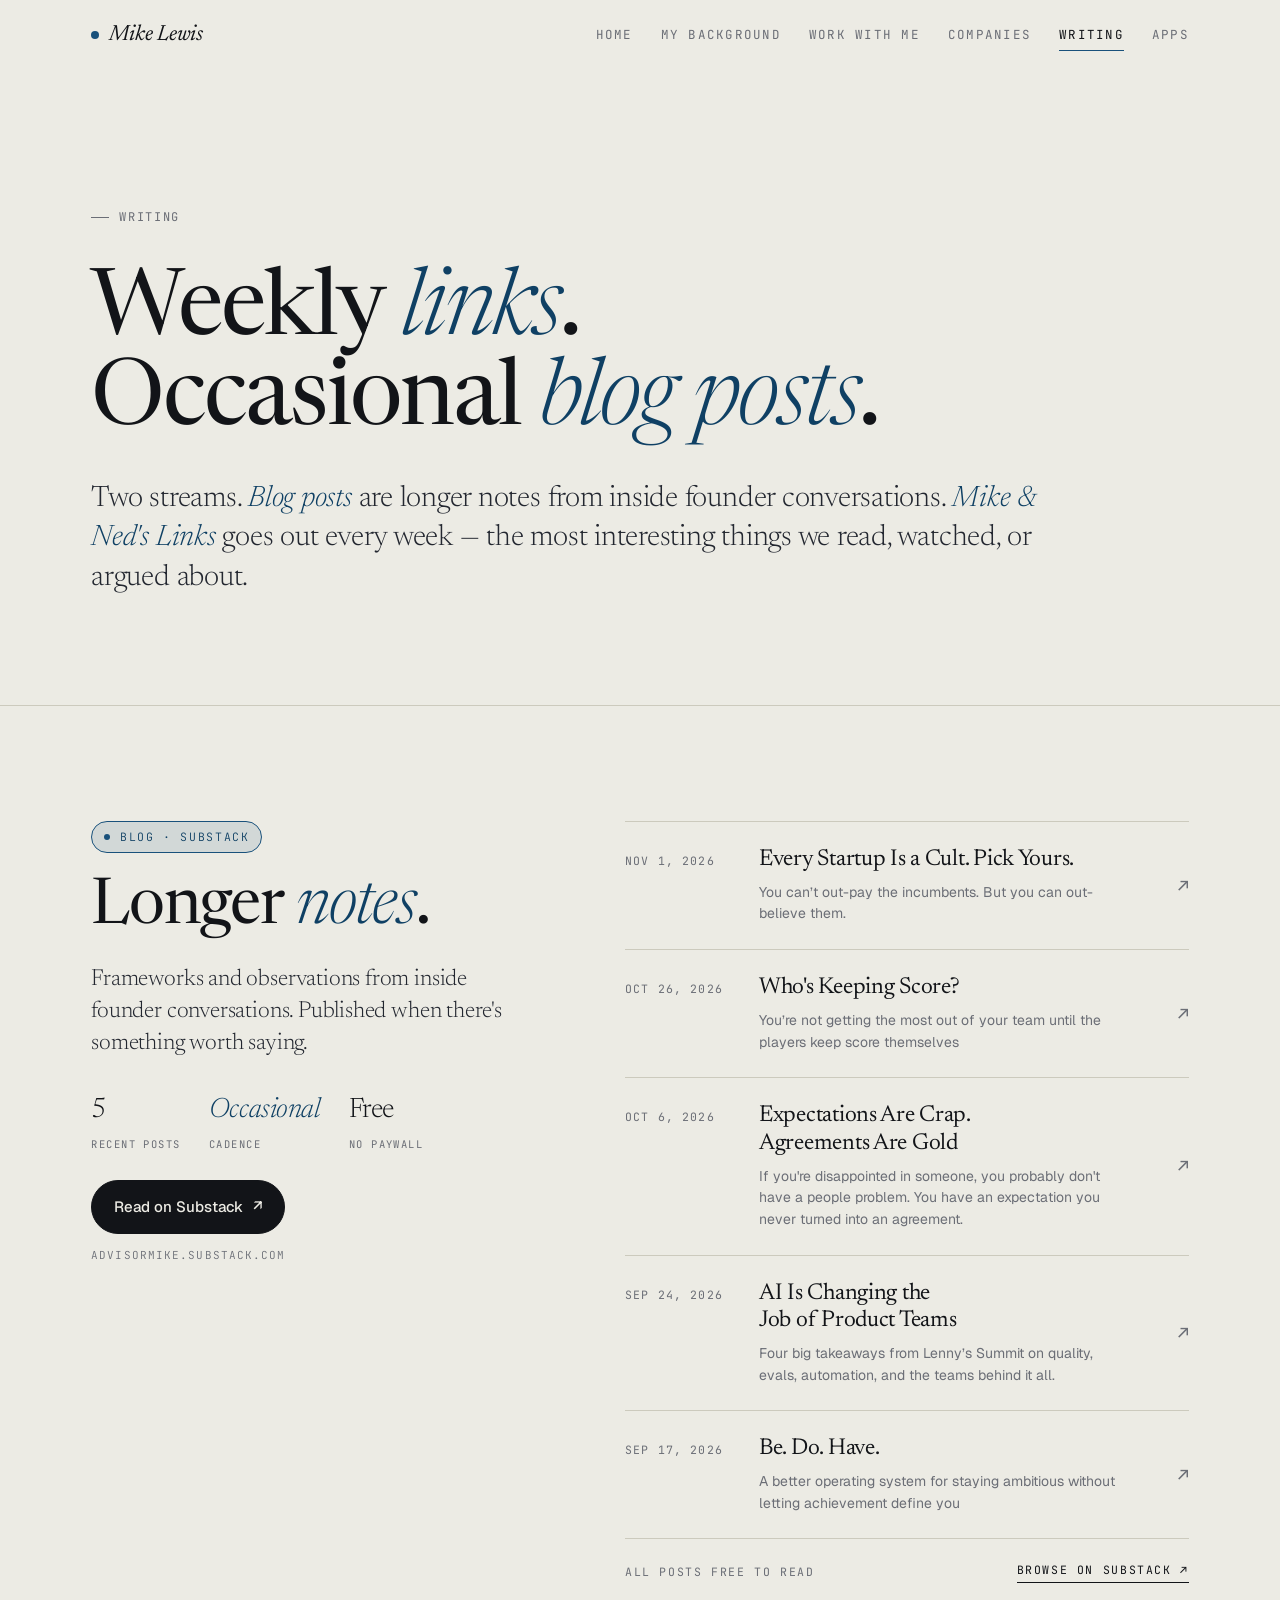
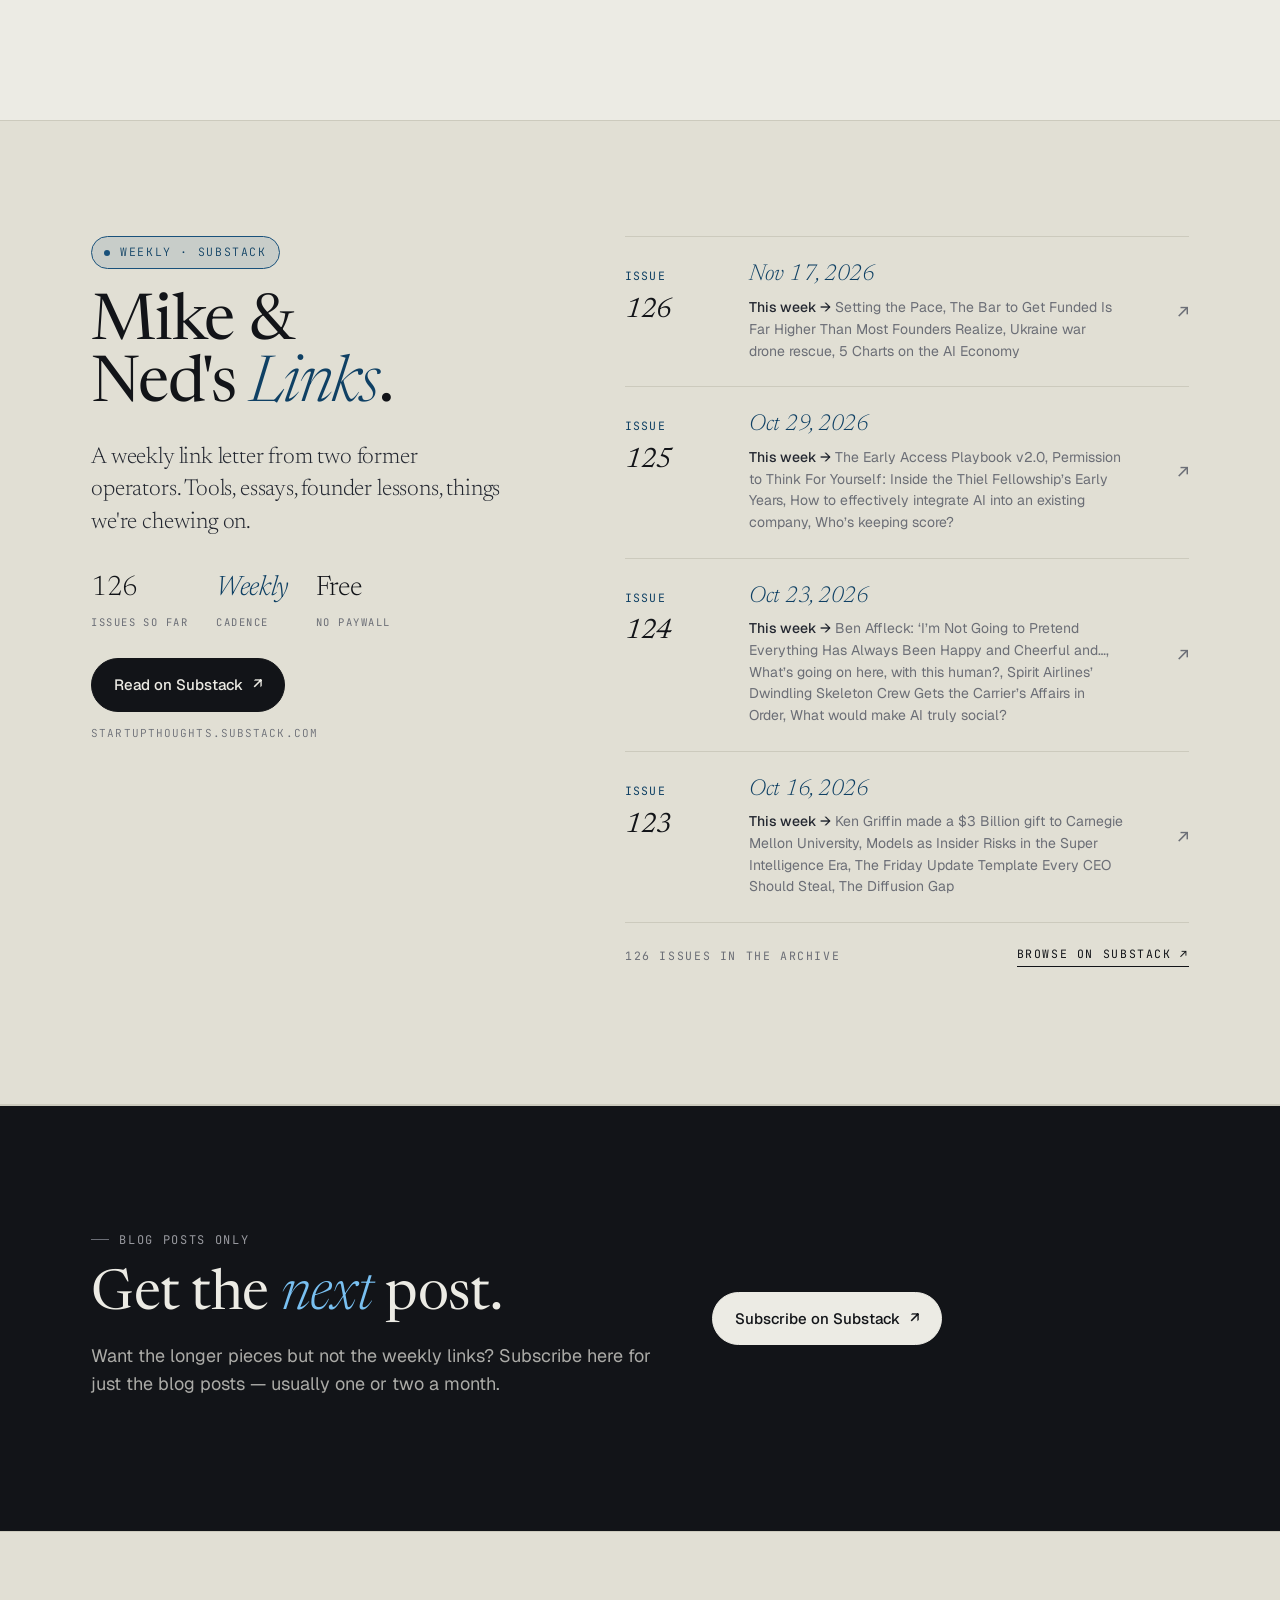
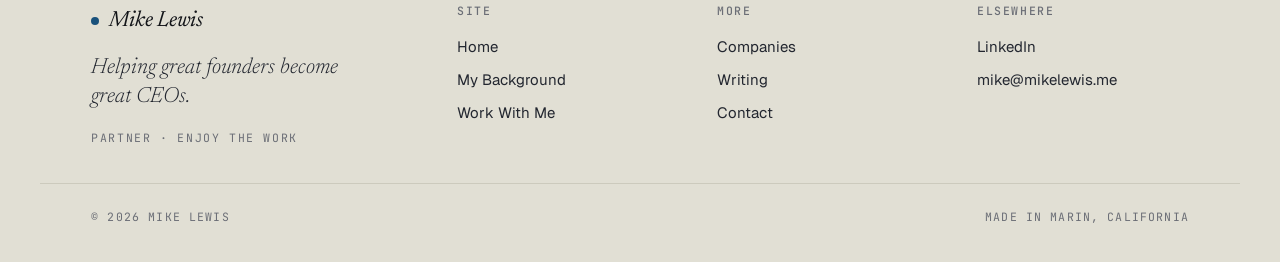
<file: writing.html>
<!doctype html>
<html lang="en">
<head>
  <meta charset="utf-8" />
  <meta name="viewport" content="width=device-width, initial-scale=1" />
  <title>Writing — Mike Lewis</title>
  <meta name="description" content="Essays on building companies, plus the weekly Mike &amp; Ned's Links newsletter." />
  <link rel="icon" type="image/svg+xml" href="favicon.svg" />
  <meta property="og:type" content="website" />
  <meta property="og:site_name" content="Mike Lewis" />
  <meta property="og:title" content="Writing — Mike Lewis" />
  <meta property="og:description" content="Essays on building companies, plus the weekly Mike &amp; Ned's Links newsletter." />
  <meta property="og:image" content="https://mikelewis.me/images/Main%20Image%20of%20Mike.jpg" />
  <meta property="og:url" content="https://mikelewis.me/writing.html" />
  <meta name="twitter:card" content="summary_large_image" />
  <link rel="stylesheet" href="site.css" />
  <style>
    .page-hero { padding: clamp(72px, 10vw, 140px) 0 clamp(48px, 6vw, 80px); }
    .page-hero h1 { max-width: 18ch; }
    .page-hero .lede { margin-top: 32px; max-width: 60ch; }

    /* ============== Mike & Ned's Links ============== */
    .mnl {
      background: var(--paper-2);
      border-top: 1px solid var(--rule);
      border-bottom: 1px solid var(--rule);
    }
    .mnl-grid {
      display: grid;
      grid-template-columns: 1fr 1.2fr;
      gap: clamp(40px, 5vw, 80px);
      align-items: start;
    }
    @media (max-width: 900px) { .mnl-grid { grid-template-columns: 1fr; } }

    .mnl-mast {
      position: sticky;
      top: 90px;
    }
    .mnl-mast .badge {
      display: inline-flex; align-items: center; gap: 10px;
      font-family: var(--mono);
      font-size: 11.5px;
      letter-spacing: 0.14em;
      text-transform: uppercase;
      color: var(--accent-ink);
      padding: 7px 12px;
      border: 1px solid var(--accent);
      border-radius: 999px;
      margin-bottom: 24px;
      background: color-mix(in oklab, var(--accent) 12%, transparent);
    }
    .mnl-mast .badge .dot {
      width: 6px; height: 6px; border-radius: 50%;
      background: var(--accent);
    }
    .mnl-mast h2 {
      font-size: clamp(40px, 5vw, 64px);
      letter-spacing: -0.02em;
      line-height: 0.98;
      margin-bottom: 24px;
    }
    .mnl-mast h2 em { color: var(--accent-ink); font-style: italic; font-weight: 300; }
    .mnl-mast p {
      font-family: var(--serif);
      font-size: clamp(19px, 1.8vw, 24px);
      font-weight: 300;
      line-height: 1.4;
      color: var(--ink-2);
      letter-spacing: -0.008em;
      max-width: 32ch;
      margin: 0 0 28px;
    }
    .mnl-mast .stats {
      display: flex; gap: 28px; flex-wrap: wrap;
      margin-bottom: 28px;
    }
    .mnl-mast .stat {
      display: flex; flex-direction: column; gap: 4px;
    }
    .mnl-mast .stat .num {
      font-family: var(--serif);
      font-size: 28px;
      font-weight: 300;
      letter-spacing: -0.015em;
      color: var(--ink);
    }
    .mnl-mast .stat .num em { color: var(--accent-ink); font-style: italic; }
    .mnl-mast .stat .label {
      font-family: var(--mono);
      font-size: 10.5px;
      letter-spacing: 0.14em;
      text-transform: uppercase;
      color: var(--muted);
    }

    .mnl-form {
      display: flex; flex-direction: column; gap: 12px;
      max-width: 420px;
    }
    .mnl-form .row {
      display: flex; gap: 10px; align-items: flex-end;
      flex-wrap: wrap;
    }
    .mnl-form .row .field { flex: 1; min-width: 220px; }
    .mnl-form .row input {
      background: transparent;
      border: none;
      border-bottom: 1px solid var(--ink);
      padding: 12px 0;
      font-family: var(--sans);
      font-size: 16px;
      color: var(--ink);
      width: 100%;
      outline: none;
    }
    .mnl-form .helper {
      font-family: var(--mono);
      font-size: 11px;
      letter-spacing: 0.10em;
      text-transform: uppercase;
      color: var(--muted);
    }

    .mnl-list {
      display: flex; flex-direction: column;
      border-top: 1px solid var(--rule);
    }
    .mnl-item {
      padding: 24px 0;
      border-bottom: 1px solid var(--rule);
      display: grid;
      grid-template-columns: 100px 1fr 40px;
      gap: 24px;
      align-items: baseline;
      cursor: pointer;
      transition: background .2s ease, padding-left .2s ease;
    }
    .mnl-item:hover { background: color-mix(in oklab, var(--paper) 50%, transparent); padding-left: 8px; padding-right: 8px; }
    .mnl-item .nday {
      font-family: var(--mono);
      font-size: 11.5px;
      letter-spacing: 0.10em;
      text-transform: uppercase;
      color: var(--accent-ink);
    }
    .mnl-item .nday .num {
      display: block;
      font-family: var(--serif);
      font-style: italic;
      font-size: 28px;
      color: var(--ink);
      margin-top: 4px;
      letter-spacing: -0.01em;
    }
    .mnl-item h3 {
      font-size: clamp(20px, 1.8vw, 24px);
      font-weight: 400;
      letter-spacing: -0.012em;
      line-height: 1.2;
      margin-bottom: 8px;
    }
    .mnl-item h3 em { color: var(--accent-ink); font-style: italic; font-weight: 300; }
    .mnl-item .preview {
      color: var(--muted);
      font-size: 14px;
      line-height: 1.55;
      margin: 0;
      max-width: 60ch;
    }
    .mnl-item .preview strong {
      color: var(--ink-2);
      font-weight: 500;
    }
    .mnl-item .arrow {
      font-family: var(--mono);
      font-size: 18px;
      color: var(--muted);
      text-align: right;
      align-self: center;
    }
    .mnl-item:hover .arrow { color: var(--accent-ink); }
    @media (max-width: 700px) {
      .mnl-item { grid-template-columns: 1fr; gap: 8px; }
      .mnl-item .arrow { display: none; }
    }

    .mnl-list .more {
      padding: 22px 0;
      font-family: var(--mono);
      font-size: 11.5px;
      letter-spacing: 0.14em;
      text-transform: uppercase;
      color: var(--muted);
      display: flex; justify-content: space-between; align-items: center;
    }
    .mnl-list .more a {
      color: var(--ink);
      border-bottom: 1px solid var(--ink);
      padding-bottom: 3px;
    }

    /* ============== Blog posts ============== */
    .essays .mnl-item { grid-template-columns: 110px 1fr 40px; }
    .essays .ndate {
      font-family: var(--mono);
      font-size: 11.5px;
      letter-spacing: 0.10em;
      text-transform: uppercase;
      color: var(--muted);
      line-height: 1.6;
    }
    .essays .ndate .tag { display: block; color: var(--accent-ink); margin-top: 6px; }

    /* Subscribe essays */
    .sub-essays {
      background: var(--ink);
      color: var(--paper);
    }
    .sub-essays h2 { color: var(--paper); max-width: 22ch; }
    .sub-essays h2 em { color: oklch(0.78 0.10 240); font-style: italic; font-weight: 300; }
    .sub-essays p { color: color-mix(in oklab, var(--paper) 70%, transparent); }
    .sub-essays .field label { color: color-mix(in oklab, var(--paper) 60%, transparent); }
    .sub-essays .field input {
      color: var(--paper);
      border-bottom-color: color-mix(in oklab, var(--paper) 40%, transparent);
    }
    .sub-essays .field input:focus { border-bottom-color: var(--paper); }
    .sub-essays .field input::placeholder { color: color-mix(in oklab, var(--paper) 40%, transparent); }
    .sub-essays .btn {
      background: var(--paper); color: var(--ink); border-color: var(--paper);
    }
    .sub-essays .btn:hover { background: transparent; color: var(--paper); }
    .sub-essays-grid {
      display: grid;
      grid-template-columns: 1.2fr 1fr;
      gap: 48px;
      align-items: center;
    }
    @media (max-width: 800px) { .sub-essays-grid { grid-template-columns: 1fr; gap: 24px; } }
    .sub-essays-form {
      display: flex; gap: 10px; align-items: flex-end;
      flex-wrap: wrap;
    }
    .sub-essays-form .field { flex: 1; min-width: 240px; }
  </style>
</head>
<body>

<header class="nav">
  <div class="nav-inner">
    <a href="index.html" class="brand"><span class="dot"></span> Mike Lewis</a>
    <nav class="nav-links" aria-label="Primary">
      <a href="index.html">Home</a>
      <a href="my-background.html">My Background</a>
      <a href="work-with-me.html">Work With Me</a>
      <a href="companies.html">Companies</a>
      <a href="writing.html" class="active">Writing</a>
      <a href="apps.html">Apps</a>
    </nav>
    <button class="nav-mobile-toggle" aria-label="Menu">≡</button>
  </div>
  <div class="nav-drawer" hidden>
    <nav class="nav-links" aria-label="Mobile">
      <a href="index.html">Home</a>
      <a href="my-background.html">My Background</a>
      <a href="work-with-me.html">Work With Me</a>
      <a href="companies.html">Companies</a>
      <a href="writing.html">Writing</a>
      <a href="apps.html">Apps</a>
    </nav>
  </div>
</header>

<main data-screen-label="Writing">

  <section class="page-hero">
    <div class="wrap">
      <p class="eyebrow reveal">Writing</p>
      <h1 class="reveal" style="margin-top:28px;">
        Weekly <em>links</em>. Occasional <em>blog posts</em>.
      </h1>
      <p class="lede reveal">
        Two streams. <em class="italic">Blog posts</em> are longer notes from
        inside founder conversations. <em class="italic">Mike &amp; Ned's Links</em>
        goes out every week — the most interesting things we read, watched, or argued about.
      </p>
    </div>
  </section>

  <!-- BLOG POSTS -->
  <section class="essays" data-screen-label="Writing / Blog posts">
    <div class="wrap">

      <div class="mnl-grid">

        <div class="mnl-mast reveal">
          <p class="badge"><span class="dot"></span> Blog · Substack</p>
          <h2>Longer <em>notes</em>.</h2>
          <p>
            Frameworks and observations from inside founder conversations.
            Published when there's something worth saying.
          </p>
          <div class="stats">
            <div class="stat">
              <span class="num" id="essay-count">5</span>
              <span class="label">Recent posts</span>
            </div>
            <div class="stat">
              <span class="num"><em>Occasional</em></span>
              <span class="label">Cadence</span>
            </div>
            <div class="stat">
              <span class="num">Free</span>
              <span class="label">No paywall</span>
            </div>
          </div>

          <a href="https://advisormike.substack.com/" target="_blank" rel="noopener" class="btn" style="align-self:flex-start;">
            Read on Substack <span class="arrow">↗</span>
          </a>
          <p class="helper" style="margin-top:14px; font-family: var(--mono); font-size: 11px; letter-spacing:0.10em; text-transform:uppercase; color:var(--muted);">advisormike.substack.com</p>
        </div>

        <div class="reveal">
          <div class="mnl-list">

            <!-- ADVISORMIKE-AUTO-START -->
            <a class="mnl-item" href="https://advisormike.substack.com/p/every-startup-is-a-cult-pick-yours" target="_blank" rel="noopener">
              <span class="ndate">Nov 1, 2026</span>
              <div>
                <h3>Every Startup Is a Cult. Pick Yours.</h3>
                <p class="preview">You can’t out-pay the incumbents. But you can out-believe them.</p>
              </div>
              <span class="arrow">↗</span>
            </a>

            <a class="mnl-item" href="https://advisormike.substack.com/p/whos-keeping-score" target="_blank" rel="noopener">
              <span class="ndate">Oct 26, 2026</span>
              <div>
                <h3>Who&#x27;s Keeping Score?</h3>
                <p class="preview">You’re not getting the most out of your team until the players keep score themselves</p>
              </div>
              <span class="arrow">↗</span>
            </a>

            <a class="mnl-item" href="https://advisormike.substack.com/p/expectations-are-crap-agreements" target="_blank" rel="noopener">
              <span class="ndate">Oct 6, 2026</span>
              <div>
                <h3>Expectations Are Crap. Agreements Are Gold</h3>
                <p class="preview">If you&#x27;re disappointed in someone, you probably don&#x27;t have a people problem. You have an expectation you never turned into an agreement.</p>
              </div>
              <span class="arrow">↗</span>
            </a>

            <a class="mnl-item" href="https://advisormike.substack.com/p/ai-is-changing-the-job-of-product" target="_blank" rel="noopener">
              <span class="ndate">Sep 24, 2026</span>
              <div>
                <h3>AI Is Changing the Job of Product Teams</h3>
                <p class="preview">Four big takeaways from Lenny’s Summit on quality, evals, automation, and the teams behind it all.</p>
              </div>
              <span class="arrow">↗</span>
            </a>

            <a class="mnl-item" href="https://advisormike.substack.com/p/be-do-have" target="_blank" rel="noopener">
              <span class="ndate">Sep 17, 2026</span>
              <div>
                <h3>Be. Do. Have.</h3>
                <p class="preview">A better operating system for staying ambitious without letting achievement define you</p>
              </div>
              <span class="arrow">↗</span>
            </a>
            <!-- ADVISORMIKE-AUTO-END -->

            <div class="more">
              <span>All posts free to read</span>
              <a href="https://advisormike.substack.com/" target="_blank" rel="noopener">Browse on Substack ↗</a>
            </div>

          </div>
        </div>

      </div>

    </div>
  </section>

  <!-- MIKE & NED'S LINKS -->
  <section class="mnl" data-screen-label="Writing / Mike & Ned's Links">
    <div class="wrap">

      <div class="mnl-grid">

        <div class="mnl-mast reveal">
          <p class="badge"><span class="dot"></span> Weekly · Substack</p>
          <h2>Mike &amp; Ned's <em>Links</em>.</h2>
          <p>
            A weekly link letter from two former operators. Tools, essays,
            founder lessons, things we're chewing on.
          </p>
          <div class="stats">
            <div class="stat">
              <span class="num" id="mnl-count">126</span>
              <span class="label">Issues so far</span>
            </div>
            <div class="stat">
              <span class="num"><em>Weekly</em></span>
              <span class="label">Cadence</span>
            </div>
            <div class="stat">
              <span class="num">Free</span>
              <span class="label">No paywall</span>
            </div>
          </div>

          <a href="https://startupthoughts.substack.com/" target="_blank" rel="noopener" class="btn" style="align-self:flex-start;">
            Read on Substack <span class="arrow">↗</span>
          </a>
          <p class="helper" style="margin-top:14px; font-family: var(--mono); font-size: 11px; letter-spacing:0.10em; text-transform:uppercase; color:var(--muted);">startupthoughts.substack.com</p>
        </div>

        <div class="reveal">
          <div class="mnl-list">

            <!-- MNL-AUTO-START -->
            <a class="mnl-item" href="https://startupthoughts.substack.com/p/links-from-ned-and-mike-no-126" target="_blank" rel="noopener">
              <span class="nday">Issue<span class="num">126</span></span>
              <div>
                <h3><em>Nov 17, 2026</em></h3>
                <p class="preview">
                  <strong>This week →</strong> Setting the Pace, The Bar to Get Funded Is Far Higher Than Most Founders Realize, Ukraine war drone rescue, 5 Charts on the AI Economy
                </p>
              </div>
              <span class="arrow">↗</span>
            </a>

            <a class="mnl-item" href="https://startupthoughts.substack.com/p/links-from-ned-and-mike-no-125" target="_blank" rel="noopener">
              <span class="nday">Issue<span class="num">125</span></span>
              <div>
                <h3><em>Oct 29, 2026</em></h3>
                <p class="preview">
                  <strong>This week →</strong> The Early Access Playbook v2.0, Permission to Think For Yourself: Inside the Thiel Fellowship’s Early Years, How to effectively integrate AI into an existing company, Who’s keeping score?
                </p>
              </div>
              <span class="arrow">↗</span>
            </a>

            <a class="mnl-item" href="https://startupthoughts.substack.com/p/links-from-ned-and-mike-no-124" target="_blank" rel="noopener">
              <span class="nday">Issue<span class="num">124</span></span>
              <div>
                <h3><em>Oct 23, 2026</em></h3>
                <p class="preview">
                  <strong>This week →</strong> Ben Affleck: ‘I’m Not Going to Pretend Everything Has Always Been Happy and Cheerful and…, What’s going on here, with this human?, Spirit Airlines’ Dwindling Skeleton Crew Gets the Carrier’s Affairs in Order, What would make AI truly social?
                </p>
              </div>
              <span class="arrow">↗</span>
            </a>

            <a class="mnl-item" href="https://startupthoughts.substack.com/p/links-from-ned-and-mike-no-123" target="_blank" rel="noopener">
              <span class="nday">Issue<span class="num">123</span></span>
              <div>
                <h3><em>Oct 16, 2026</em></h3>
                <p class="preview">
                  <strong>This week →</strong> Ken Griffin made a $3 Billion gift to Carnegie Mellon University, Models as Insider Risks in the Super Intelligence Era, The Friday Update Template Every CEO Should Steal, The Diffusion Gap
                </p>
              </div>
              <span class="arrow">↗</span>
            </a>
            <!-- MNL-AUTO-END -->

            <div class="more">
              <span>126 issues in the archive</span>
              <a href="https://startupthoughts.substack.com/" target="_blank" rel="noopener">Browse on Substack ↗</a>
            </div>

          </div>
        </div>

      </div>

    </div>
  </section>


  <!-- BLOG POSTS SUBSCRIBE -->
  <section class="sub-essays" data-screen-label="Writing / Blog subscribe">
    <div class="wrap">
      <div class="sub-essays-grid">
        <div>
          <p class="eyebrow reveal" style="color:var(--muted-2); margin-bottom:18px;">Blog posts only</p>
          <h2 class="reveal" style="margin-bottom:16px;">Get the <em>next</em> post.</h2>
          <p class="reveal" style="font-size:18px; line-height:1.55; max-width:48ch;">
            Want the longer pieces but not the weekly links? Subscribe here for
            just the blog posts — usually one or two a month.
          </p>
        </div>
        <div class="sub-essays-form reveal" style="align-items:center;">
          <a href="https://advisormike.substack.com/subscribe" target="_blank" rel="noopener" class="btn">Subscribe on Substack <span class="arrow">↗</span></a>
        </div>
      </div>
    </div>
  </section>

</main>

<footer class="footer">
  <div class="footer-inner">
    <div>
      <a href="index.html" class="brand"><span class="dot"></span> Mike Lewis</a>
      <p class="tagline" style="margin-top:16px;">Helping great founders become great CEOs.</p>
      <p class="mono" style="font-size:11.5px; letter-spacing:0.14em; text-transform:uppercase; color:var(--muted); margin:0;">Partner · Enjoy The Work</p>
    </div>
    <div>
      <h4>Site</h4>
      <ul class="footer-nav">
        <li><a href="index.html">Home</a></li>
        <li><a href="my-background.html">My Background</a></li>
        <li><a href="work-with-me.html">Work With Me</a></li>
      </ul>
    </div>
    <div>
      <h4>More</h4>
      <ul class="footer-nav">
        <li><a href="companies.html">Companies</a></li>
        <li><a href="writing.html">Writing</a></li>
        <li><a href="contact.html">Contact</a></li>
      </ul>
    </div>
    <div>
      <h4>Elsewhere</h4>
      <ul>
        <li><a href="https://www.linkedin.com/in/mikelewis/" target="_blank" rel="noopener">LinkedIn</a></li>
        <li><a href="mailto:mike@mikelewis.me">mike@mikelewis.me</a></li>
      </ul>
    </div>
  </div>
  <div class="footer-meta">
    <span>© 2026 Mike Lewis</span>
    <span>Made in Marin, California</span>
  </div>
</footer>

<script src="site.js"></script>
</body>
</html>
</file>
<file: site.css>
/* ------------------------------------------------------------------
   Mike Lewis — shared site styles
   Aesthetic: cool neutral bone paper, editorial serif headlines with
   italic emphasis, mono labels, restrained deep ink-blue accent.
   Reads advisor / operator, not editorial-warm.
------------------------------------------------------------------ */

@import url("https://fonts.googleapis.com/css2?family=Newsreader:ital,opsz,wght@0,6..72,300..700;1,6..72,300..700&family=Geist:wght@300..700&family=JetBrains+Mono:wght@400;500&display=swap");

:root {
  /* Palette */
  --paper:        #ecebe4;
  --paper-2:      #e1dfd4;
  --paper-3:      #d4d1c4;
  --ink:          #121418;
  --ink-2:        #232730;
  --muted:        #6b6e76;
  --muted-2:      #98999f;
  --rule:         #cccabd;
  --rule-strong:  #b4b1a1;
  --accent:       oklch(0.42 0.09 245);  /* deep ink-blue */
  --accent-ink:   oklch(0.36 0.08 245);

  /* Type */
  --serif: "Newsreader", "Source Serif Pro", Georgia, serif;
  --sans:  "Geist", -apple-system, BlinkMacSystemFont, "Helvetica Neue", Helvetica, Arial, sans-serif;
  --mono:  "JetBrains Mono", ui-monospace, "SFMono-Regular", Menlo, Consolas, monospace;

  /* Rhythm */
  --maxw: 1200px;
  --gutter: clamp(20px, 4vw, 56px);
}

* { box-sizing: border-box; }

html, body {
  margin: 0;
  padding: 0;
  background: var(--paper);
  color: var(--ink);
  font-family: var(--sans);
  font-size: 17px;
  line-height: 1.55;
  -webkit-font-smoothing: antialiased;
  text-rendering: optimizeLegibility;
}

img, svg { display: block; max-width: 100%; }

a { color: inherit; text-decoration: none; }

::selection { background: var(--ink); color: var(--paper); }

/* Type ------------------------------------------------------------ */

h1, h2, h3, h4 {
  font-family: var(--serif);
  font-weight: 400;
  letter-spacing: -0.012em;
  line-height: 1.05;
  margin: 0;
  text-wrap: balance;
}

h1 {
  font-size: clamp(48px, 7.2vw, 104px);
  letter-spacing: -0.022em;
  line-height: 0.98;
}
h1 em, h2 em, h3 em {
  font-style: italic;
  color: var(--accent-ink);
  font-weight: 300;
}

h2 { font-size: clamp(34px, 4.4vw, 60px); }
h3 { font-size: clamp(22px, 2.2vw, 30px); line-height: 1.15; }
h4 { font-size: clamp(18px, 1.6vw, 22px); line-height: 1.25; }

p { margin: 0 0 1em; text-wrap: pretty; }

.lede {
  font-family: var(--serif);
  font-size: clamp(22px, 2.3vw, 30px);
  line-height: 1.35;
  font-weight: 300;
  color: var(--ink-2);
  letter-spacing: -0.008em;
  max-width: 28ch;
}

.eyebrow {
  font-family: var(--mono);
  text-transform: uppercase;
  font-size: 12px;
  letter-spacing: 0.14em;
  color: var(--muted);
  display: inline-flex;
  align-items: center;
  gap: 10px;
}
.eyebrow::before {
  content: "";
  display: inline-block;
  width: 18px;
  height: 1px;
  background: var(--muted);
}

.mono { font-family: var(--mono); }
.serif { font-family: var(--serif); }

.italic { font-style: italic; color: var(--accent-ink); font-weight: 300; }

.muted { color: var(--muted); }

/* Layout ---------------------------------------------------------- */

.wrap {
  max-width: var(--maxw);
  margin: 0 auto;
  padding: 0 var(--gutter);
}

section {
  padding: clamp(64px, 9vw, 128px) 0;
  position: relative;
}

section + section { border-top: 1px solid var(--rule); }

.section-head {
  display: grid;
  grid-template-columns: 220px 1fr;
  gap: 48px;
  margin-bottom: 56px;
  align-items: baseline;
}
.section-head .label { padding-top: 8px; }
@media (max-width: 800px) {
  .section-head { grid-template-columns: 1fr; gap: 18px; margin-bottom: 36px; }
}

/* Nav ------------------------------------------------------------- */

.nav {
  position: sticky;
  top: 0;
  z-index: 50;
  background: color-mix(in oklab, var(--paper) 88%, transparent);
  backdrop-filter: saturate(120%) blur(8px);
  border-bottom: 1px solid transparent;
  transition: border-color .25s ease, background .25s ease;
}
.nav.scrolled { border-bottom-color: var(--rule); }

.nav-inner {
  max-width: var(--maxw);
  margin: 0 auto;
  padding: 18px var(--gutter);
  display: flex;
  align-items: center;
  justify-content: space-between;
  gap: 24px;
}

.brand {
  font-family: var(--serif);
  font-size: 22px;
  font-style: italic;
  font-weight: 400;
  letter-spacing: -0.01em;
  display: inline-flex;
  align-items: center;
  gap: 10px;
}
.brand .dot {
  width: 8px; height: 8px; border-radius: 50%;
  background: var(--accent);
  display: inline-block;
}

.nav-links {
  display: flex;
  gap: 28px;
  font-family: var(--mono);
  font-size: 12.5px;
  text-transform: uppercase;
  letter-spacing: 0.10em;
  color: var(--muted);
}
.nav-links a {
  position: relative;
  padding: 6px 0;
  transition: color .15s ease;
}
.nav-links a:hover { color: var(--ink); }
.nav-links a.active { color: var(--ink); }
.nav-links a.active::after {
  content: "";
  position: absolute;
  left: 0; right: 0;
  bottom: 0;
  height: 1px;
  background: var(--accent);
}

.nav-cta {
  font-family: var(--mono);
  font-size: 12.5px;
  text-transform: uppercase;
  letter-spacing: 0.10em;
  padding: 10px 16px;
  border: 1px solid var(--ink);
  border-radius: 999px;
  color: var(--ink);
  transition: background .15s ease, color .15s ease;
}
.nav-cta:hover { background: var(--ink); color: var(--paper); }

.nav-mobile-toggle {
  display: none;
  border: 1px solid var(--rule-strong);
  background: transparent;
  width: 38px; height: 38px;
  border-radius: 999px;
  color: var(--ink);
  cursor: pointer;
  font-family: var(--mono);
  font-size: 14px;
}

@media (max-width: 900px) {
  .nav-links, .nav-cta { display: none; }
  .nav-mobile-toggle { display: inline-flex; align-items: center; justify-content: center; }
  .nav-drawer .nav-links { display: flex; flex-direction: column; gap: 8px; padding: 8px 0 18px; }
  .nav-drawer .nav-cta { display: inline-flex; align-self: flex-start; margin-bottom: 8px; }
  .nav-drawer { padding: 8px var(--gutter) 24px; border-top: 1px solid var(--rule); }
  .nav-drawer[hidden] { display: none; }
}

/* Buttons --------------------------------------------------------- */

.btn {
  display: inline-flex;
  align-items: center;
  gap: 10px;
  font-family: var(--sans);
  font-size: 15px;
  font-weight: 500;
  padding: 14px 22px;
  border-radius: 999px;
  border: 1px solid var(--ink);
  background: var(--ink);
  color: var(--paper);
  cursor: pointer;
  transition: transform .15s ease, background .15s ease, color .15s ease;
}
.btn:hover { background: var(--ink-2); }
.btn .arrow { transition: transform .2s ease; }
.btn:hover .arrow { transform: translateX(3px); }
.btn.ghost {
  background: transparent;
  color: var(--ink);
}
.btn.ghost:hover { background: var(--ink); color: var(--paper); }
.btn.link {
  border: none;
  background: transparent;
  color: var(--ink);
  padding: 0;
  border-radius: 0;
  border-bottom: 1px solid var(--ink);
  padding-bottom: 3px;
  font-weight: 500;
  font-size: 16px;
}
.btn.link:hover { color: var(--accent-ink); border-color: var(--accent); }

/* Cards ----------------------------------------------------------- */

.card {
  background: var(--paper);
  border: 1px solid var(--rule);
  border-radius: 14px;
  padding: 32px 28px;
  display: flex;
  flex-direction: column;
  gap: 14px;
  transition: background .2s ease, border-color .2s ease, transform .2s ease;
}
.card:hover { background: var(--paper-2); border-color: var(--rule-strong); }

.card .num {
  font-family: var(--mono);
  font-size: 12px;
  letter-spacing: 0.14em;
  color: var(--muted);
}

.card h3 { letter-spacing: -0.015em; }
.card p { color: var(--ink-2); margin: 0; }

/* Tiles (Explore further) ---------------------------------------- */

.tile {
  display: block;
  padding: 36px 32px;
  border: 1px solid var(--rule);
  border-radius: 16px;
  background: var(--paper);
  transition: background .2s ease, border-color .2s ease;
  height: 100%;
}
.tile:hover { background: var(--paper-2); border-color: var(--ink); }
.tile .arrow-row {
  display: flex; justify-content: space-between; align-items: flex-end;
  margin-top: 56px;
}
.tile .arrow-row .arrow { font-family: var(--mono); font-size: 22px; }
.tile .arrow-row .label { font-family: var(--mono); font-size: 11.5px; letter-spacing: 0.14em; color: var(--muted); text-transform: uppercase; }
.tile h3 { font-size: 30px; line-height: 1.05; max-width: 18ch; }

/* Quote ----------------------------------------------------------- */

.quote {
  font-family: var(--serif);
  font-size: clamp(26px, 3vw, 40px);
  line-height: 1.2;
  font-weight: 300;
  letter-spacing: -0.012em;
  text-wrap: balance;
}
.quote em { font-style: italic; color: var(--accent-ink); }
.attribution {
  font-family: var(--mono);
  font-size: 12px;
  letter-spacing: 0.14em;
  text-transform: uppercase;
  color: var(--muted);
  margin-top: 18px;
  display: flex; align-items: center; gap: 12px;
}
.attribution::before {
  content: "";
  width: 28px; height: 1px;
  background: var(--muted);
  display: inline-block;
}

/* Footer ---------------------------------------------------------- */

.footer {
  border-top: 1px solid var(--rule);
  background: var(--paper-2);
}
.footer-inner {
  max-width: var(--maxw);
  margin: 0 auto;
  padding: 72px var(--gutter) 36px;
  display: grid;
  grid-template-columns: 1.5fr 1fr 1fr 1fr;
  gap: 48px;
}
.footer h4 {
  font-family: var(--mono);
  font-size: 11.5px;
  letter-spacing: 0.14em;
  text-transform: uppercase;
  color: var(--muted);
  font-weight: 500;
  margin: 0 0 16px;
}
.footer ul { list-style: none; padding: 0; margin: 0; display: flex; flex-direction: column; gap: 10px; font-size: 15px; }
.footer ul a { color: var(--ink-2); }
.footer ul a:hover { color: var(--accent-ink); }
.footer-meta {
  max-width: var(--maxw);
  margin: 0 auto;
  padding: 24px var(--gutter) 36px;
  border-top: 1px solid var(--rule);
  font-family: var(--mono);
  font-size: 11.5px;
  letter-spacing: 0.10em;
  text-transform: uppercase;
  color: var(--muted);
  display: flex; justify-content: space-between; align-items: center; flex-wrap: wrap; gap: 12px;
}
.footer .tagline {
  font-family: var(--serif);
  font-style: italic;
  font-size: 22px;
  line-height: 1.3;
  color: var(--ink-2);
  font-weight: 300;
  max-width: 22ch;
  margin: 0 0 18px;
}
@media (max-width: 800px) {
  .footer-inner { grid-template-columns: 1fr 1fr; }
}

/* Reveal animation ----------------------------------------------- */

.reveal {
  opacity: 0;
  transform: translateY(14px);
  transition: opacity .8s ease, transform .8s ease;
}
.reveal.in {
  opacity: 1;
  transform: none;
}
@media (prefers-reduced-motion: reduce) {
  .reveal { opacity: 1; transform: none; transition: none; }
}

/* Striped placeholder -------------------------------------------- */

.placeholder {
  position: relative;
  background:
    repeating-linear-gradient(135deg,
      var(--paper-3) 0 12px,
      var(--paper-2) 12px 24px);
  border: 1px solid var(--rule-strong);
  border-radius: 12px;
  display: flex;
  align-items: center;
  justify-content: center;
  color: var(--muted);
  font-family: var(--mono);
  font-size: 11.5px;
  letter-spacing: 0.14em;
  text-transform: uppercase;
  overflow: hidden;
}
.placeholder span {
  background: var(--paper);
  border: 1px solid var(--rule-strong);
  padding: 6px 10px;
  border-radius: 999px;
}

/* Form ----------------------------------------------------------- */

.field {
  display: flex;
  flex-direction: column;
  gap: 8px;
}
.field label {
  font-family: var(--mono);
  font-size: 11.5px;
  letter-spacing: 0.14em;
  text-transform: uppercase;
  color: var(--muted);
}
.field input, .field textarea, .field select {
  font-family: var(--sans);
  font-size: 16px;
  color: var(--ink);
  background: transparent;
  border: none;
  border-bottom: 1px solid var(--rule-strong);
  padding: 12px 0;
  transition: border-color .15s ease;
  width: 100%;
  border-radius: 0;
  outline: none;
}
.field input:focus, .field textarea:focus, .field select:focus { border-bottom-color: var(--ink); }
.field textarea { resize: vertical; min-height: 140px; line-height: 1.55; }
.field.error input, .field.error textarea {
  border-bottom-color: var(--accent);
}
.field .error-msg {
  font-family: var(--mono);
  font-size: 11px;
  letter-spacing: 0.10em;
  text-transform: uppercase;
  color: var(--accent-ink);
}

/* Utility -------------------------------------------------------- */

.hr-soft { height: 1px; background: var(--rule); border: 0; margin: 0; }
.flex { display: flex; }
.col { display: flex; flex-direction: column; }
.gap-sm { gap: 12px; }
.gap-md { gap: 24px; }
.gap-lg { gap: 48px; }
.center { text-align: center; }

/* List with hairline dividers ------------------------------------ */

ul.hairline {
  list-style: none;
  padding: 0;
  margin: 0;
  border-top: 1px solid var(--rule);
}
ul.hairline li {
  display: grid;
  grid-template-columns: 60px 1fr auto;
  gap: 32px;
  padding: 28px 0;
  border-bottom: 1px solid var(--rule);
  align-items: baseline;
}
ul.hairline li .idx {
  font-family: var(--mono);
  font-size: 12px;
  color: var(--muted);
  letter-spacing: 0.10em;
}
ul.hairline li .body {
  font-family: var(--serif);
  font-size: clamp(20px, 2vw, 26px);
  line-height: 1.3;
  letter-spacing: -0.01em;
  color: var(--ink);
  font-weight: 300;
}
ul.hairline li .body em { font-style: italic; color: var(--accent-ink); }
ul.hairline li .meta {
  font-family: var(--mono);
  font-size: 11.5px;
  color: var(--muted);
  letter-spacing: 0.10em;
  text-transform: uppercase;
}
@media (max-width: 700px) {
  ul.hairline li { grid-template-columns: 40px 1fr; gap: 16px; }
  ul.hairline li .meta { grid-column: 1 / -1; padding-left: 56px; }
}
</file>
